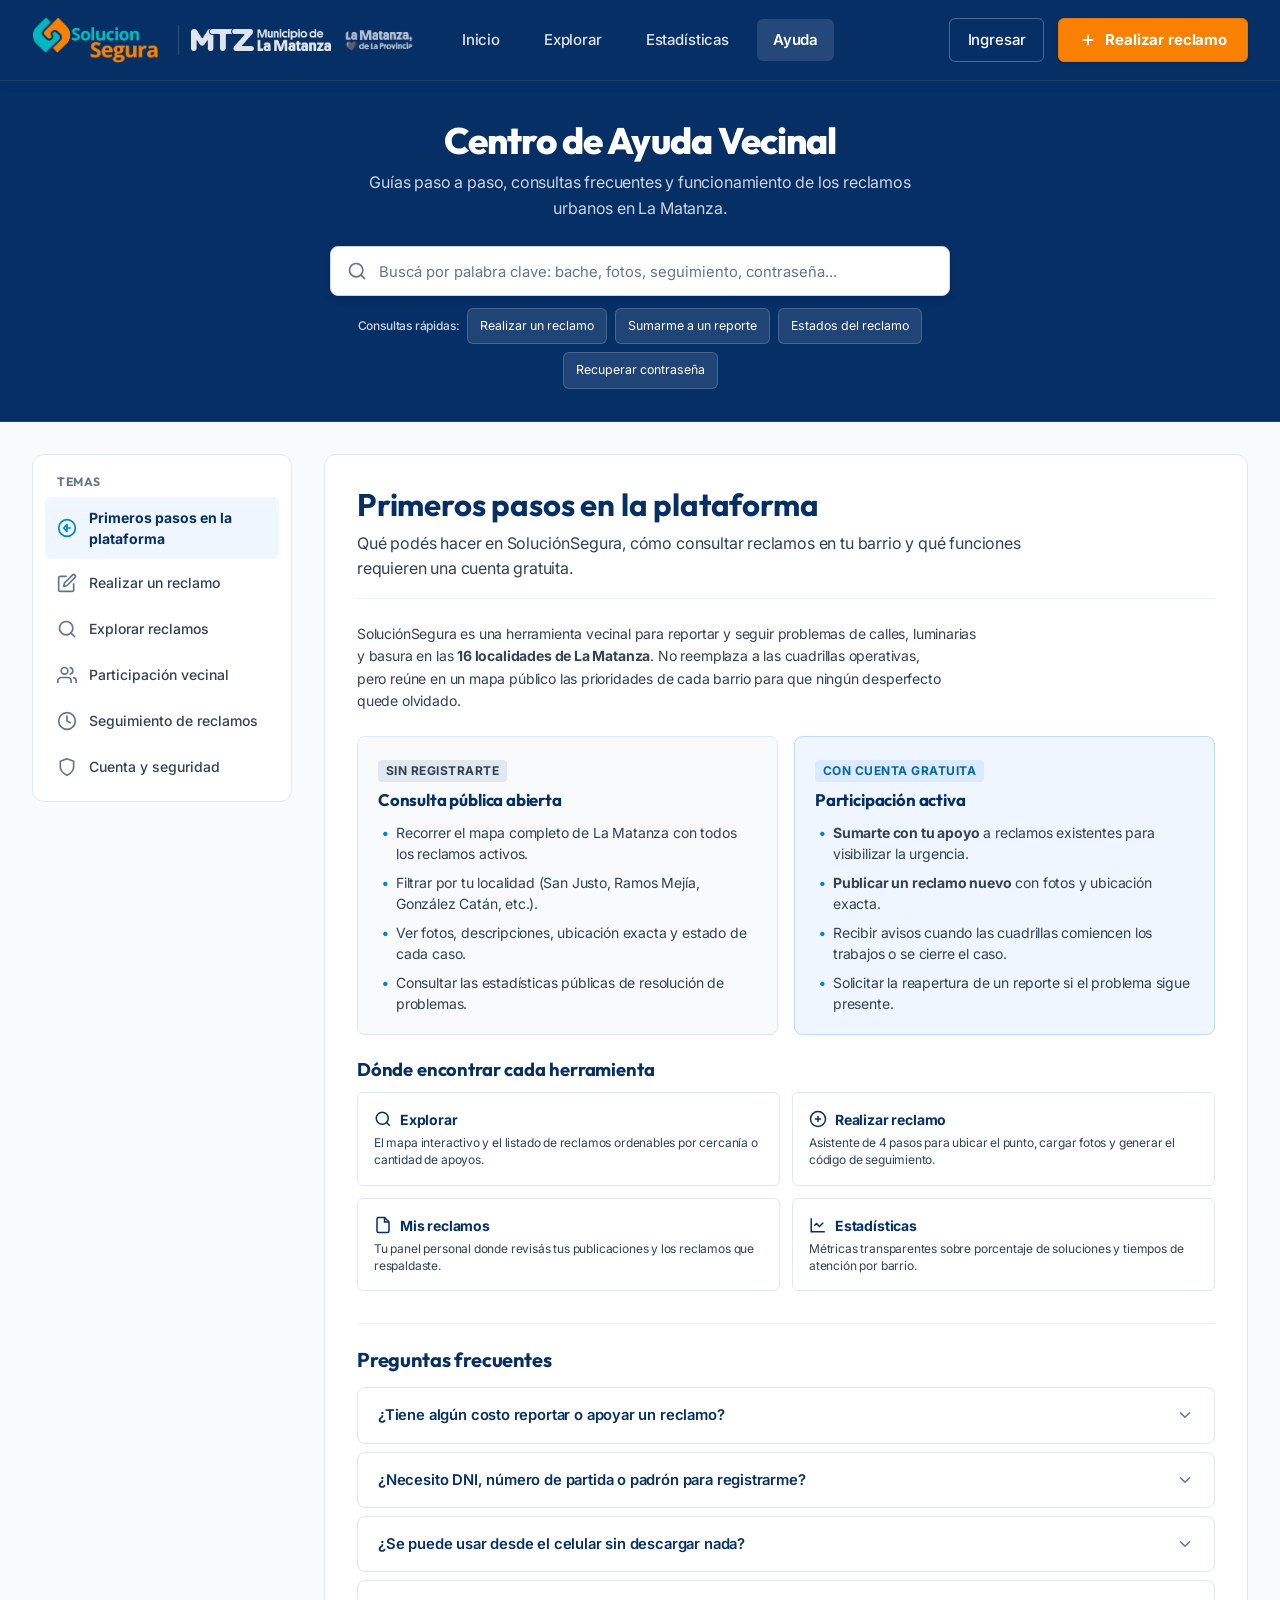
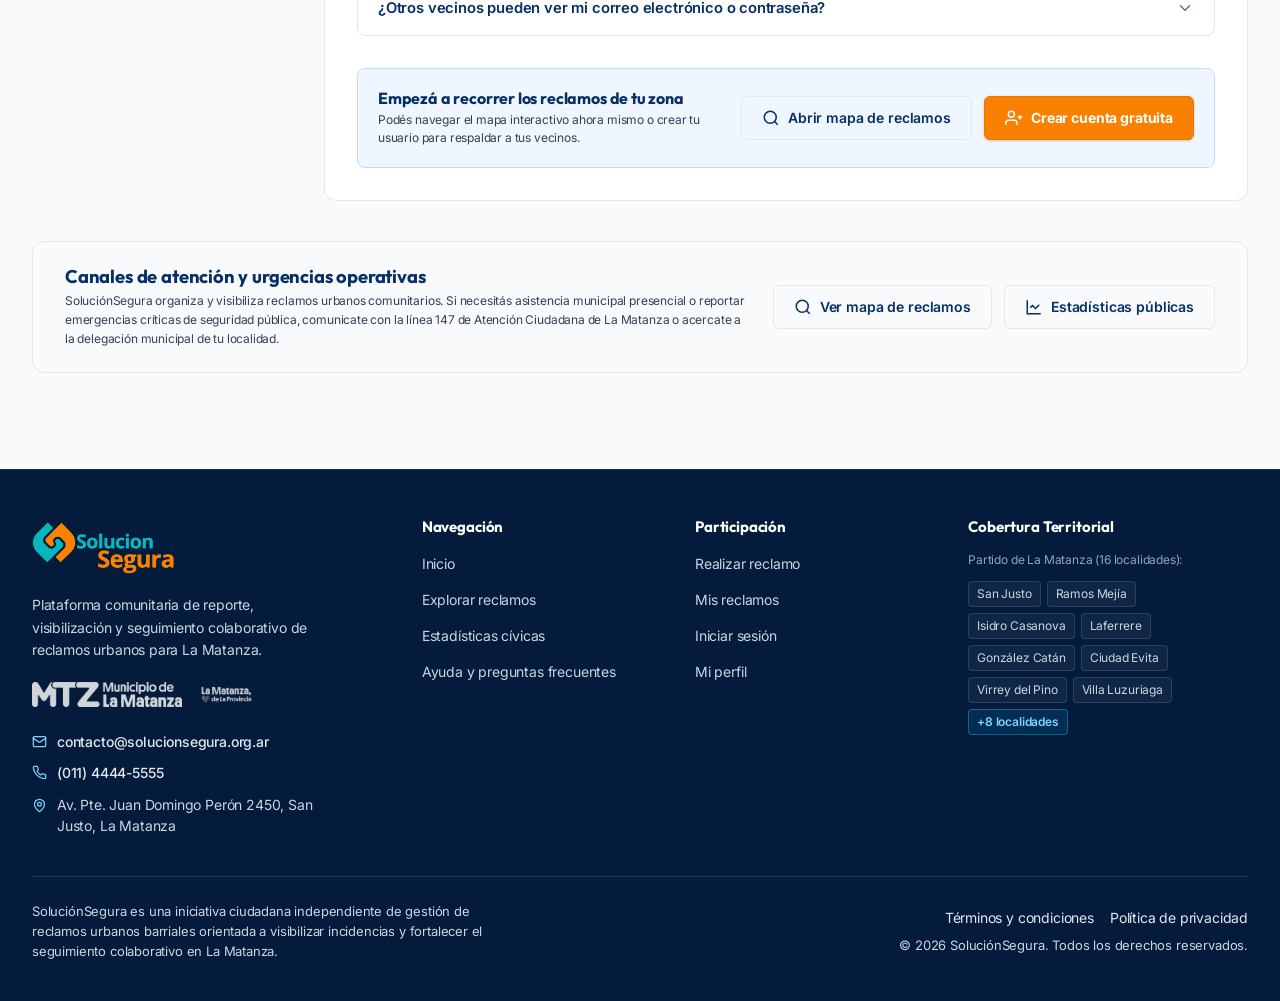
<file: pages/ayuda.html>
<!DOCTYPE html>
<html lang="es">
<head>
  <meta charset="UTF-8">
  <meta name="viewport" content="width=device-width, initial-scale=1.0">
  <meta name="description" content="Centro de Ayuda de SoluciónSegura. Guías para reportar problemas de bacheo, luminarias y residuos, sumarte a reclamos existentes y seguir el estado de obra en La Matanza.">
  <title>Centro de Ayuda | SoluciónSegura</title>
  <link rel="icon" type="image/png" href="../assets/img/favicon.png">
  <link rel="preconnect" href="https://fonts.googleapis.com">
  <link rel="preconnect" href="https://fonts.gstatic.com" crossorigin>
  <link rel="stylesheet" href="https://fonts.googleapis.com/css2?family=Inter:wght@400;500;600;700&family=Outfit:wght@500;600;700;800&display=swap">
  <link rel="stylesheet" href="../assets/css/main.css">
</head>
<body class="app-shell">

  <!-- Cabecera Institucional (inyectada por navbar.js) -->
  <header class="site-header" role="banner"></header>

  <main class="main-content" id="main-content" role="main">

    <!-- 1. Encabezado institucional con buscador -->
    <section class="help-hero" aria-labelledby="help-hero-title">
      <div class="help-hero__inner">
        
        <h1 id="help-hero-title" class="help-hero__title">Centro de Ayuda Vecinal</h1>
        <p class="help-hero__description">
          Guías paso a paso, consultas frecuentes y funcionamiento de los reclamos urbanos en La Matanza.
        </p>

        <!-- Buscador -->
        <div class="help-search-container" role="search" aria-label="Buscador de ayuda">
          <div class="help-search-bar">
            <span class="help-search-bar__icon" aria-hidden="true">
              <svg width="20" height="20" viewBox="0 0 24 24" fill="none" stroke="currentColor" stroke-width="2" stroke-linecap="round" stroke-linejoin="round">
                <circle cx="11" cy="11" r="8"></circle>
                <line x1="21" y1="21" x2="16.65" y2="16.65"></line>
              </svg>
            </span>
            <input type="search" 
                   id="help-search-input"
                  inputmode="search"
                  enterkeyhint="search"
                   class="help-search-bar__input" 
                   placeholder="Buscá por palabra clave: bache, fotos, seguimiento, contraseña..." 
                   aria-label="Buscar en el Centro de Ayuda"
                   autocomplete="off"
                   spellcheck="false">
            <button type="button" 
                    id="help-search-clear" 
                    class="help-search-bar__clear" 
                    aria-label="Borrar búsqueda" 
                    hidden>
              <svg width="16" height="16" viewBox="0 0 24 24" fill="none" stroke="currentColor" stroke-width="2.5" stroke-linecap="round" stroke-linejoin="round" aria-hidden="true">
                <line x1="18" y1="6" x2="6" y2="18"></line>
                <line x1="6" y1="6" x2="18" y2="18"></line>
              </svg>
            </button>
          </div>

          <!-- Sugerencias directas -->
          <div class="help-quick-searches" aria-label="Consultas habituales">
            <span class="help-quick-searches__label">Consultas rápidas:</span>
            <button type="button" class="help-quick-tag js-quick-tag">Realizar un reclamo</button>
            <button type="button" class="help-quick-tag js-quick-tag">Sumarme a un reporte</button>
            <button type="button" class="help-quick-tag js-quick-tag">Estados del reclamo</button>
            <button type="button" class="help-quick-tag js-quick-tag">Recuperar contraseña</button>
          </div>

          <!-- Dropdown interactivo de resultados -->
          <div class="help-search-results" id="help-search-results" role="listbox" aria-label="Resultados de búsqueda" hidden>
            <div class="help-search-results__header">
              <span id="help-search-count">0 resultados</span>
              <span style="font-size: 0.75rem; color: #94A3B8;">Presioná Esc para cerrar</span>
            </div>
            <div id="help-search-list">
              <!-- Inyectado dinámicamente -->
            </div>
          </div>
        </div>

      </div>
    </section>

    <!-- 2. Cuerpo del Centro de Ayuda -->
    <div class="help-page-container help-main-section">

      <!-- Selector Móvil de Categorías -->
      <div class="help-mobile-nav" aria-label="Temas de ayuda">
        <span class="help-mobile-nav__label" id="mobile-nav-label">Tema seleccionado:</span>
        
        <div class="help-mobile-pills" id="help-mobile-pills" role="tablist" aria-labelledby="mobile-nav-label">
          <!-- Inyectado dinámicamente -->
        </div>

        <select id="help-mobile-select" class="help-mobile-select" aria-labelledby="mobile-nav-label">
          <!-- Inyectado dinámicamente -->
        </select>
      </div>

      <!-- Layout de Dos Columnas (Desktop) -->
      <div class="help-two-columns">

        <!-- Columna Izquierda: Temas -->
        <aside class="help-sidebar" aria-label="Temas de ayuda">
          <h2 class="help-sidebar__title">Temas</h2>
          <ul class="help-nav-list" id="help-desktop-nav-list" role="tablist" aria-orientation="vertical">
            <!-- Inyectado dinámicamente -->
          </ul>
        </aside>

        <!-- Columna Derecha: Panel de Contenido -->
        <section class="help-content-panel" 
                 id="help-content-panel" 
                 role="tabpanel" 
                 aria-live="polite"
                 tabindex="0">
          <!-- Inyectado dinámicamente según la categoría activa -->
        </section>

      </div>

      <!-- 3. Bloque de Canales y Orientación Municipal -->
      <section class="help-civic-card" aria-label="Canales de atención ciudadana">
        <div class="help-civic-card__content">
          <h2 class="help-civic-card__title">Canales de atención y urgencias operativas</h2>
          <p class="help-civic-card__text">
            SoluciónSegura organiza y visibiliza reclamos urbanos comunitarios. Si necesitás asistencia municipal presencial o reportar emergencias críticas de seguridad pública, comunicate con la línea 147 de Atención Ciudadana de La Matanza o acercate a la delegación municipal de tu localidad.
          </p>
        </div>
        <div class="help-civic-card__links">
          <a href="explorar.html" class="btn btn--outline">
            <svg width="16" height="16" viewBox="0 0 24 24" fill="none" stroke="currentColor" stroke-width="2" aria-hidden="true">
              <circle cx="11" cy="11" r="8"></circle>
              <line x1="21" y1="21" x2="16.65" y2="16.65"></line>
            </svg>
            <span>Ver mapa de reclamos</span>
          </a>
          <a href="estadisticas.html" class="btn btn--outline">
            <svg width="16" height="16" viewBox="0 0 24 24" fill="none" stroke="currentColor" stroke-width="2" aria-hidden="true">
              <path d="M3 3v18h18"></path>
              <path d="m19 9-5 5-4-4-3 3"></path>
            </svg>
            <span>Estadísticas públicas</span>
          </a>
        </div>
      </section>

    </div>

  </main>

  <script type="module">
    import { setupNavigation } from '../assets/js/main.js';
    import { initHelpCenter } from '../assets/js/pages/ayuda.js';

    // 1. Inicializar navegación común (Header, Footer, Mobile Nav)
    setupNavigation({ activePage: 'ayuda', basePath: '../' });

    // 2. Inicializar controlador del Centro de Ayuda
    initHelpCenter();
  </script>
</body>
</html>
</file>
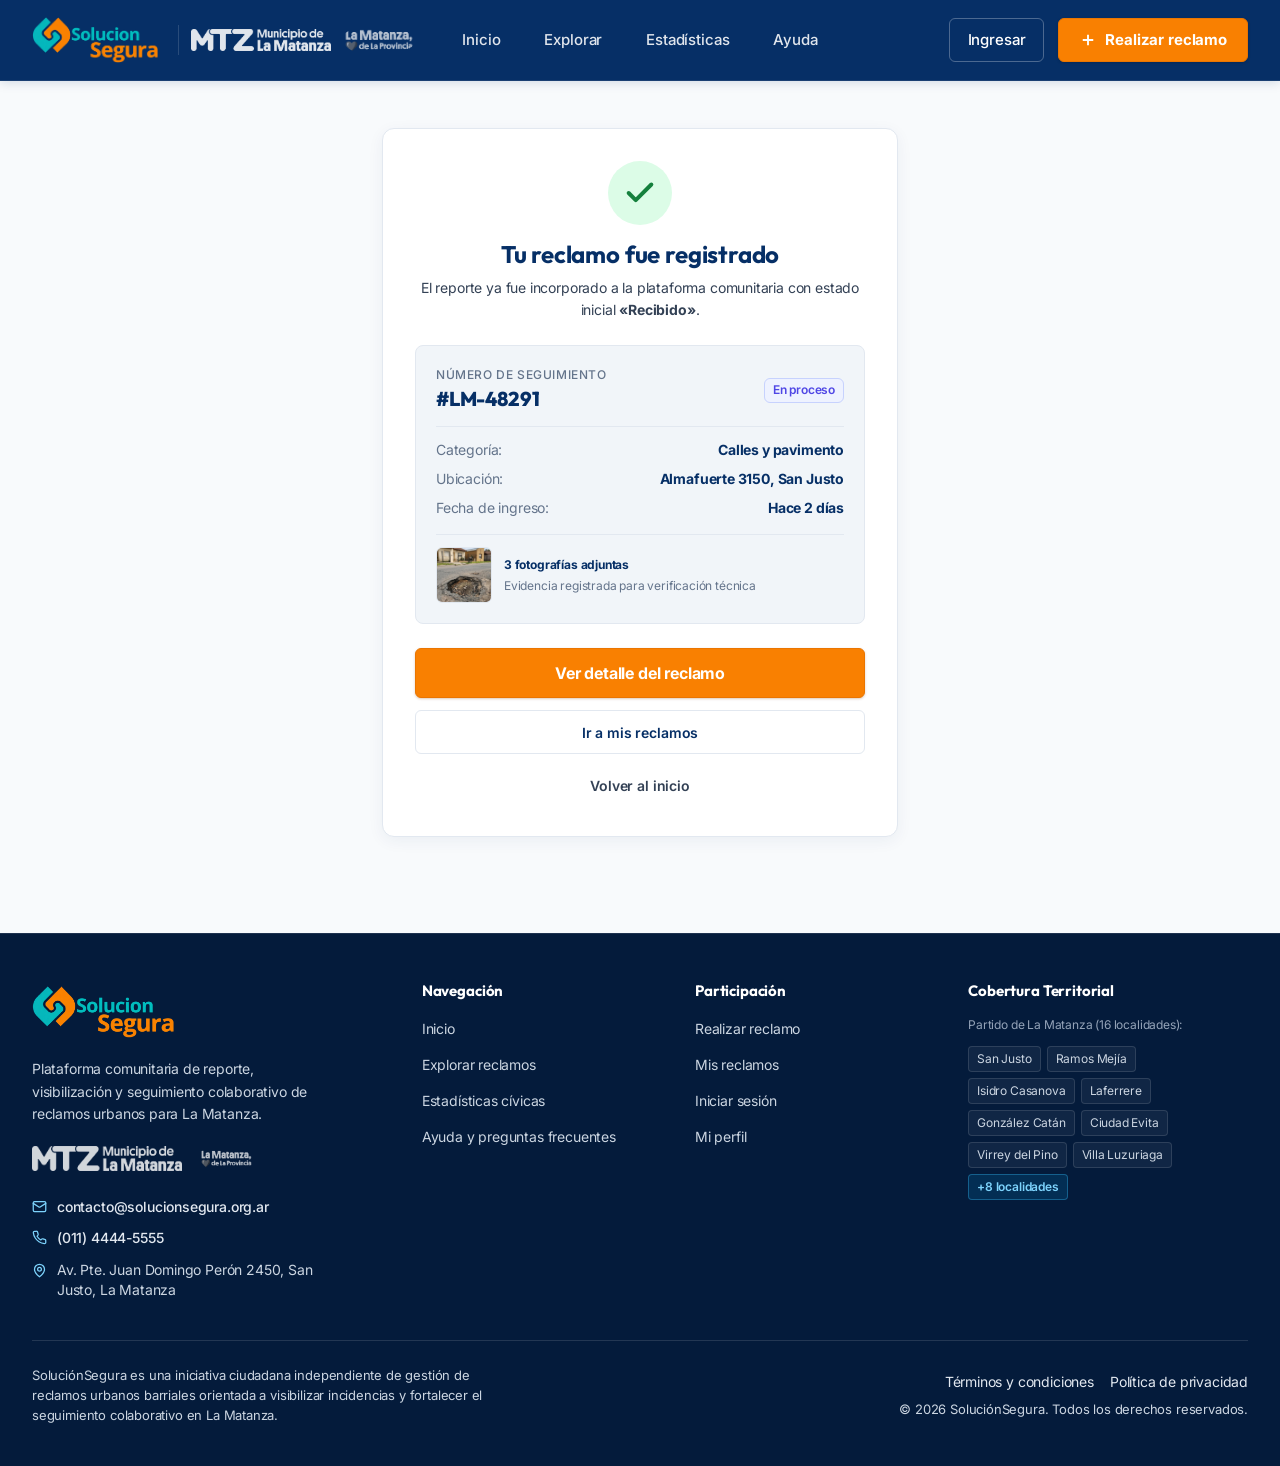
<file: pages/confirmacion.html>
<!DOCTYPE html>
<html lang="es">
<head>
  <meta charset="UTF-8">
  <meta name="viewport" content="width=device-width, initial-scale=1.0">
  <meta name="description" content="Reclamo Registrado con éxito en SoluciónSegura — Plataforma ciudadana de La Matanza.">
  <title>Reclamo Registrado — SoluciónSegura</title>
  <link rel="icon" type="image/png" href="../assets/img/favicon.png">
  <link rel="preconnect" href="https://fonts.googleapis.com">
  <link rel="preconnect" href="https://fonts.gstatic.com" crossorigin>
  <link rel="stylesheet" href="https://fonts.googleapis.com/css2?family=Inter:wght@400;500;600;700&family=Outfit:wght@500;600;700;800&display=swap">
  <link rel="stylesheet" href="../assets/css/main.css">
</head>
<body class="app-shell">

  <!-- Header Institucional Inyectado dinámicamente -->
  <header class="site-header" role="banner"></header>

  <main class="main-content" id="main-content" role="main">
    <div class="container-desktop section-spacer" style="max-width: 580px; margin: 0 auto;">
      
      <div class="card" style="padding: var(--space-8); text-align: center; border: 1px solid var(--color-border); box-shadow: 0 4px 16px rgba(6, 47, 102, 0.06); border-radius: var(--radius-lg);">
        
        <!-- Icono de éxito accesible -->
        <div style="width: 64px; height: 64px; border-radius: var(--radius-full); background-color: var(--state-resuelto-bg); color: var(--state-resuelto); display: flex; align-items: center; justify-content: center; margin: 0 auto var(--space-4) auto;" aria-hidden="true">
          <svg width="34" height="34" viewBox="0 0 24 24" fill="none" stroke="currentColor" stroke-width="2.8" stroke-linecap="round" stroke-linejoin="round">
            <polyline points="20 6 9 17 4 12"></polyline>
          </svg>
        </div>

        <h1 style="font-family: var(--font-family-display); font-size: var(--font-size-2xl); font-weight: 700; color: var(--color-primary-dark); margin-bottom: var(--space-2);" id="confirm-title">
          Tu reclamo fue registrado
        </h1>
        <p style="color: var(--color-text-secondary); font-size: var(--font-size-sm); margin-bottom: var(--space-6); line-height: var(--line-height-relaxed);" id="confirm-subtitle">
          El reporte ya fue incorporado a la plataforma comunitaria con estado inicial <strong>«Recibido»</strong>.
        </p>

        <!-- Tarjeta Resumen del Reclamo Creado / Adherido -->
        <div style="width: 100%; background-color: var(--color-surface-light); border: 1px solid var(--color-border); border-radius: var(--radius-md); padding: var(--space-5); margin-bottom: var(--space-6); text-align: left;">
          
          <div style="display: flex; justify-content: space-between; align-items: center; margin-bottom: var(--space-3); flex-wrap: wrap; gap: var(--space-2);">
            <div>
              <span style="font-size: var(--font-size-xs); color: var(--color-text-muted); font-weight: var(--font-weight-medium); letter-spacing: 0.05em; text-transform: uppercase; display: block;">
                Número de seguimiento
              </span>
              <span style="font-family: var(--font-family-display); font-size: var(--font-size-xl); font-weight: 800; color: var(--color-primary-dark);" id="tracking-number">
                #LM-00001
              </span>
            </div>
            <span class="badge badge--recibido" id="tracking-badge-state">Recibido</span>
          </div>

          <hr style="border: 0; border-top: 1px solid var(--color-border); margin: var(--space-3) 0;">

          <div style="display: flex; flex-direction: column; gap: var(--space-2); font-size: var(--font-size-sm);">
            <div style="display: flex; justify-content: space-between;">
              <span style="color: var(--color-text-muted);">Categoría:</span>
              <strong id="tracking-cat" style="color: var(--color-primary-dark);">Servicio urbano</strong>
            </div>
            <div style="display: flex; justify-content: space-between;">
              <span style="color: var(--color-text-muted);">Ubicación:</span>
              <strong id="tracking-address" style="color: var(--color-primary-dark); text-align: right; max-width: 60%;">La Matanza</strong>
            </div>
            <div style="display: flex; justify-content: space-between;">
              <span style="color: var(--color-text-muted);">Fecha de ingreso:</span>
              <strong id="tracking-date" style="color: var(--color-primary-dark);">Hoy</strong>
            </div>

            <!-- Miniatura de Evidencia Fotográfica Adjunta -->
            <div id="tracking-photos-row" style="display: none; align-items: center; gap: var(--space-3); padding-top: var(--space-3); border-top: 1px solid var(--color-border); margin-top: var(--space-2);">
              <img id="tracking-photo-thumb" src="" alt="Fotografía adjunta del reclamo" style="width: 56px; height: 56px; object-fit: cover; border-radius: var(--radius-sm); border: 1px solid var(--color-border);">
              <div>
                <strong style="display: block; font-size: var(--font-size-xs); color: var(--color-primary-dark);" id="tracking-photos-count">3 fotografías adjuntas</strong>
                <span style="font-size: var(--font-size-xs); color: var(--color-text-muted);">Evidencia registrada para verificación técnica</span>
              </div>
            </div>
          </div>
        </div>

        <!-- Acciones Principales -->
        <div style="display: flex; gap: var(--space-3); flex-direction: column; width: 100%;">
          <a href="detalle-reclamo.html" class="btn btn--primary btn--lg" id="btn-view-detail">
            Ver detalle del reclamo
          </a>
          <a href="mis-reclamos.html" class="btn btn--outline" id="btn-to-my-claims">
            Ir a mis reclamos
          </a>
          <a href="../index.html" class="btn btn--ghost btn--sm" id="btn-to-home">
            Volver al inicio
          </a>
        </div>

      </div>

    </div>
  </main>

  <script type="module">
    import { setupNavigation, claimsService } from '../assets/js/main.js';
    import { formatters } from '../assets/js/utils/formatters.js';

    setupNavigation({ activePage: 'confirmacion', basePath: '../' });

    // Leer parámetros de URL
    const params = new URLSearchParams(window.location.search);
    const rawId = params.get('id');
    const isJoined = params.get('joined') === 'true';

    const titleEl = document.getElementById('confirm-title');
    const subtitleEl = document.getElementById('confirm-subtitle');
    const trackingNumEl = document.getElementById('tracking-number');
    const stateBadgeEl = document.getElementById('tracking-badge-state');
    const catEl = document.getElementById('tracking-cat');
    const addressEl = document.getElementById('tracking-address');
    const dateEl = document.getElementById('tracking-date');
    const btnViewDetail = document.getElementById('btn-view-detail');

    if (isJoined) {
      titleEl.textContent = '¡Te sumaste al reclamo!';
      subtitleEl.innerHTML = 'Sumaste tu apoyo vecinal a este caso existente para visibilizar su pronta atención.';
    }

    // Resolver reclamo por ID o fallback al más reciente
    let cleanId = rawId ? rawId.replace('#', '') : null;
    let claim = cleanId ? claimsService.getById(cleanId) : null;

    if (!claim) {
      const userClaims = claimsService.getByCurrentUser();
      claim = userClaims.length > 0 ? userClaims[0] : (claimsService.getAll()[0] || null);
      if (claim) {
        cleanId = claim.id;
      }
    }

    if (claim) {
      trackingNumEl.textContent = claim.id.startsWith('#') ? claim.id : `#${claim.id}`;
      if (btnViewDetail) {
        btnViewDetail.href = `detalle-reclamo.html?id=${encodeURIComponent(claim.id)}&from=confirmacion`;
      }

      catEl.textContent = formatters.categoryLabel(claim.categoria);
      addressEl.textContent = claim.direccion;
      dateEl.textContent = formatters.relativeDate(claim.fecha);
      stateBadgeEl.textContent = formatters.stateLabel(claim.estado);
      stateBadgeEl.className = `badge badge--${claim.estado === 'en_proceso' ? 'proceso' : claim.estado === 'en_revision' ? 'revision' : 'recibido'}`;

      // Mostrar miniatura de la evidencia fotográfica adjunta
      if (Array.isArray(claim.fotos) && claim.fotos.length > 0) {
        const photosRow = document.getElementById('tracking-photos-row');
        const thumbEl = document.getElementById('tracking-photo-thumb');
        const countEl = document.getElementById('tracking-photos-count');
        if (photosRow && thumbEl) {
          const firstPhoto = claim.fotos[0];
          thumbEl.src = firstPhoto.startsWith('../') ? firstPhoto : `../${firstPhoto}`;
          countEl.textContent = `${claim.fotos.length} ${claim.fotos.length === 1 ? 'fotografía adjunta' : 'fotografías adjuntas'}`;
          photosRow.style.display = 'flex';
        }
      }
    } else {
      trackingNumEl.textContent = '#LM-00000';
      if (btnViewDetail) {
        btnViewDetail.href = 'mis-reclamos.html';
        btnViewDetail.textContent = 'Ir a mis reclamos';
      }
    }
  </script>
</body>
</html>
</file>
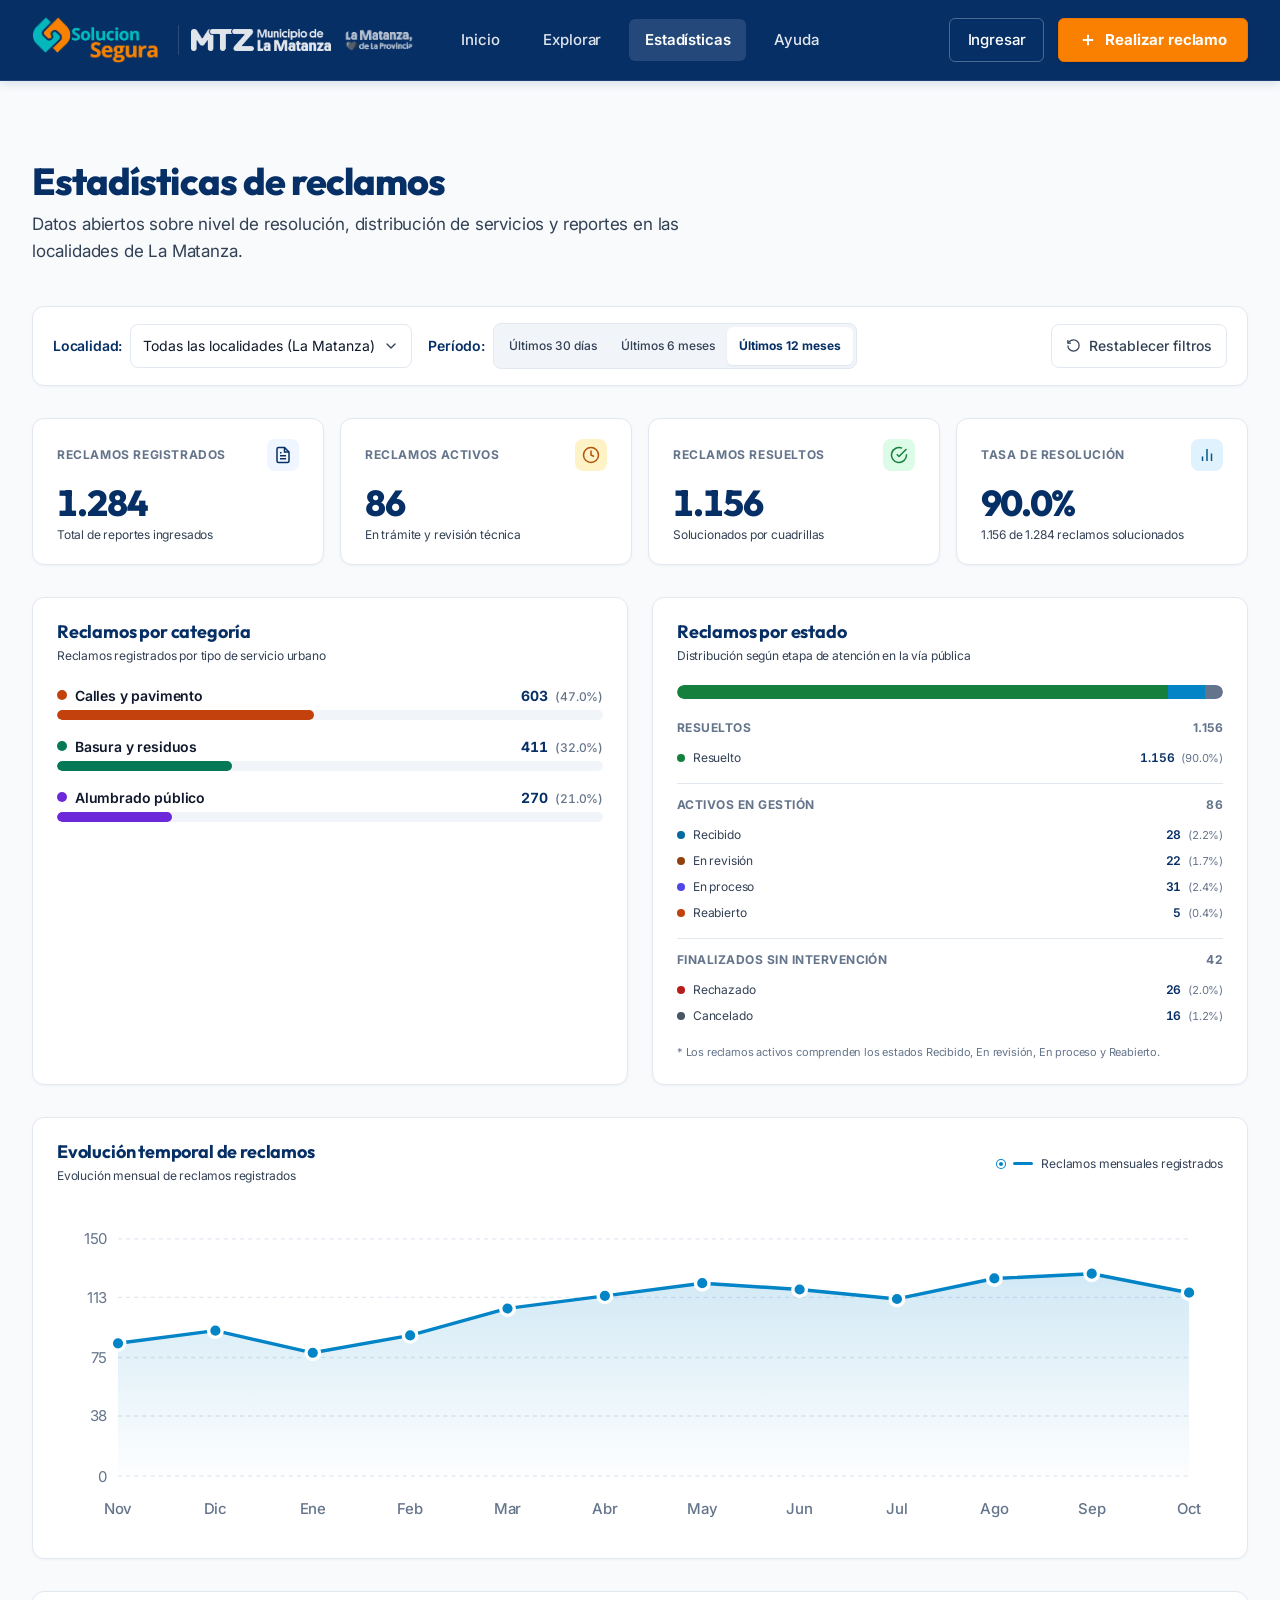
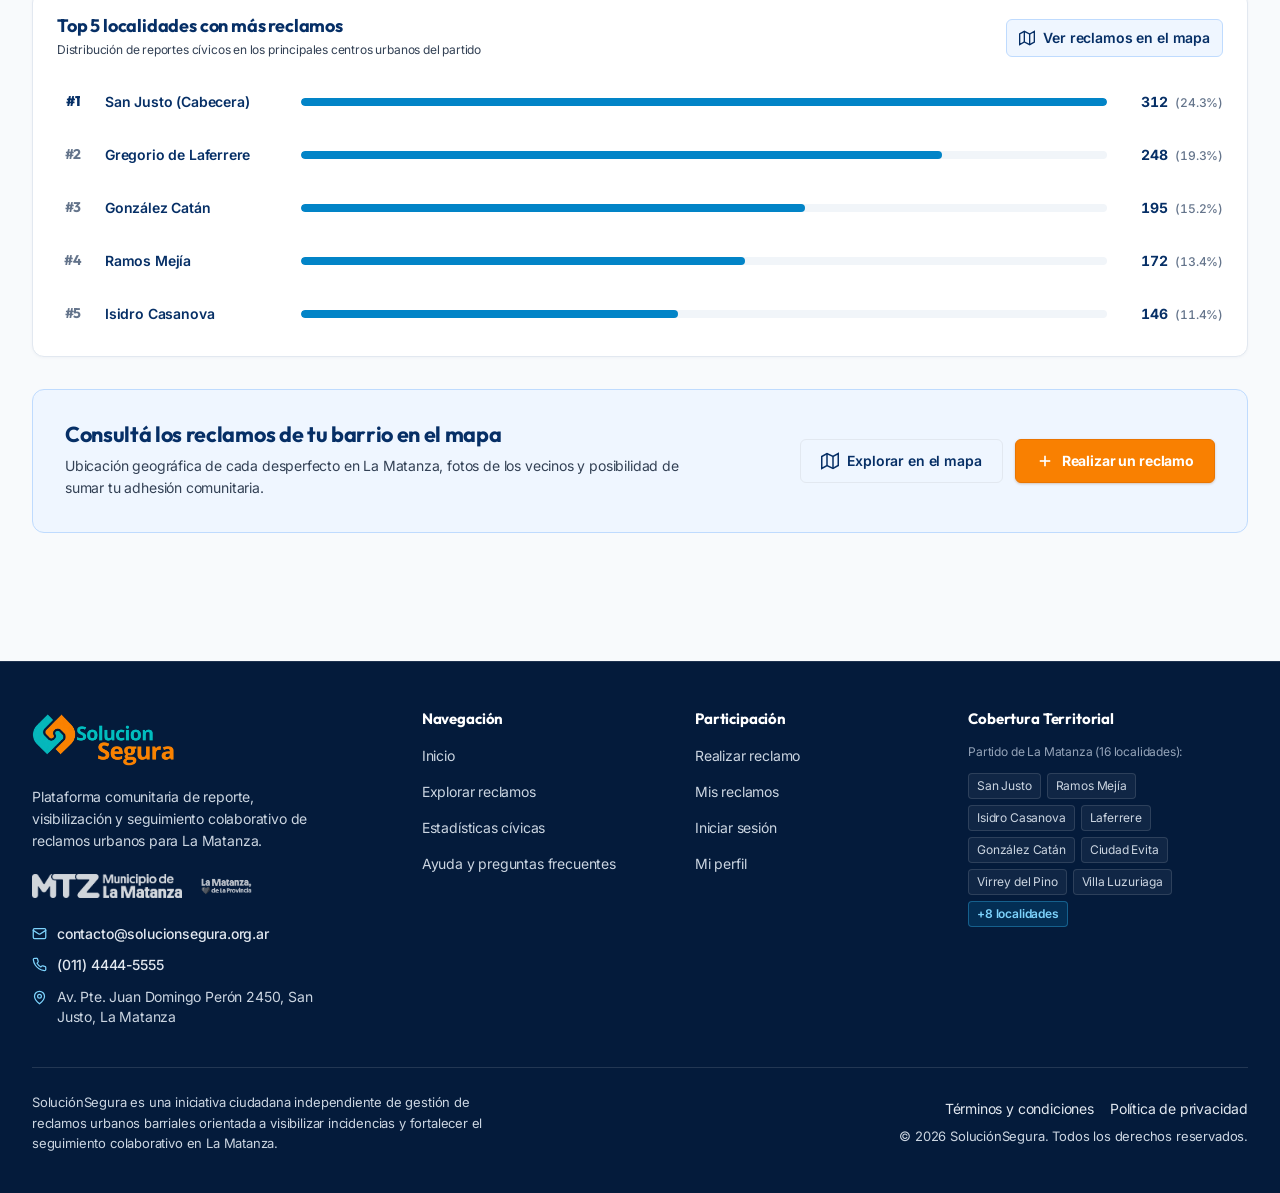
<file: pages/estadisticas.html>
<!DOCTYPE html>
<html lang="es">
<head>
  <meta charset="UTF-8">
  <meta name="viewport" content="width=device-width, initial-scale=1.0">
  <meta name="description" content="Estadísticas públicas de reclamos urbanos en La Matanza. Transparencia cívica, distribución por categorías, estados, evolución temporal y ranking territorial.">
  <title>Estadísticas de Reclamos | SoluciónSegura</title>
  <link rel="icon" type="image/png" href="../assets/img/favicon.png">
  <link rel="preconnect" href="https://fonts.googleapis.com">
  <link rel="preconnect" href="https://fonts.gstatic.com" crossorigin>
  <link rel="stylesheet" href="https://fonts.googleapis.com/css2?family=Inter:wght@400;500;600;700&family=Outfit:wght@500;600;700;800&display=swap">
  <link rel="stylesheet" href="../assets/css/main.css">
</head>
<body class="app-shell">

  <!-- Encabezado Institucional (Inyectado y gestionado por navbar.js) -->
  <header class="site-header" role="banner"></header>

  <!-- Contenido Principal -->
  <main class="main-content" id="main-content" role="main">
    <div class="stats-page-container section-spacer">

      <!-- ====================================================================
           1. ENCABEZADO DE PÁGINA
           ==================================================================== -->
      <section class="stats-header" aria-labelledby="stats-heading">
        <h1 id="stats-heading" class="stats-header__title">Estadísticas de reclamos</h1>
        <p class="stats-header__description">
          Datos abiertos sobre nivel de resolución, distribución de servicios y reportes en las localidades de La Matanza.
        </p>
      </section>

      <!-- ====================================================================
           2. BARRA DE FILTROS
           ==================================================================== -->
      <section class="stats-filterbar" aria-label="Filtros de estadísticas">
        <div class="stats-filterbar__controls">
          <!-- Filtro Localidad -->
          <div class="stats-filter-field">
            <label for="stats-select-localidad" class="stats-filter-label">Localidad:</label>
            <select id="stats-select-localidad" class="stats-filter-select" aria-label="Seleccionar localidad de La Matanza">
              <option value="todas">Todas las localidades</option>
            </select>
          </div>

          <!-- Filtro Período -->
          <div class="stats-filter-field">
            <span class="stats-filter-label" id="label-periodo">Período:</span>
            <div class="stats-period-group" role="radiogroup" aria-labelledby="label-periodo">
              <button type="button" class="stats-period-btn js-period-btn" data-period="30d" role="radio" aria-checked="false">
                Últimos 30 días
              </button>
              <button type="button" class="stats-period-btn js-period-btn" data-period="6m" role="radio" aria-checked="false">
                Últimos 6 meses
              </button>
              <button type="button" class="stats-period-btn js-period-btn is-active" data-period="12m" role="radio" aria-checked="true">
                Últimos 12 meses
              </button>
            </div>
          </div>
        </div>

        <!-- Acción Restablecer Filtros -->
        <div class="stats-filterbar__actions">
          <button type="button" class="stats-btn-reset" id="stats-btn-reset" aria-label="Restablecer filtros al valor predeterminado">
            <svg width="15" height="15" viewBox="0 0 24 24" fill="none" stroke="currentColor" stroke-width="2" aria-hidden="true">
              <path d="M3 12a9 9 0 1 0 9-9 9.75 9.75 0 0 0-6.74 2.74L3 8"></path>
              <path d="M3 3v5h5"></path>
            </svg>
            <span>Restablecer filtros</span>
          </button>
        </div>
      </section>

      <!-- ====================================================================
           ESTADO VACÍO (Si la selección no cuenta con datos de prueba)
           ==================================================================== -->
      <section class="stats-empty-state" id="stats-empty-state" aria-live="polite" aria-atomic="true">
        <div class="stats-empty-icon" aria-hidden="true">
          <svg width="28" height="28" viewBox="0 0 24 24" fill="none" stroke="currentColor" stroke-width="2">
            <circle cx="12" cy="12" r="10"></circle>
            <line x1="12" y1="8" x2="12" y2="12"></line>
            <line x1="12" y1="16" x2="12.01" y2="16"></line>
          </svg>
        </div>
        <h2 class="stats-empty-title">Sin reclamos registrados para esta selección</h2>
        <p class="stats-empty-text">
          No se registran incidencias urbanas para <strong id="stats-empty-locality-name">esta localidad</strong> en el período seleccionado. Podés restablecer los filtros para volver al panorama general o iniciar el primer reporte vecinal.
        </p>
        <div style="display: flex; gap: var(--space-3); justify-content: center; flex-wrap: wrap;">
          <button type="button" class="btn btn--outline btn--sm" id="stats-empty-btn-reset">Restablecer filtros</button>
          <a href="nuevo-reclamo.html" class="btn btn--primary btn--sm">Realizar reclamo</a>
        </div>
      </section>

      <!-- CONTENEDOR PRINCIPAL DE DATOS -->
      <div id="stats-main-content">

        <!-- ====================================================================
             3. INDICADORES PRINCIPALES (KPIS)
             ==================================================================== -->
        <section class="stats-kpis-grid" aria-label="Indicadores generales de reclamos">
          
          <!-- KPI 1: Registrados -->
          <article class="stats-kpi-card">
            <div class="stats-kpi-card__top">
              <span class="stats-kpi-card__label">Reclamos registrados</span>
              <div class="stats-kpi-card__icon stats-kpi-card__icon--total" aria-hidden="true">
                <svg width="18" height="18" viewBox="0 0 24 24" fill="none" stroke="currentColor" stroke-width="2">
                  <path d="M14 2H6a2 2 0 0 0-2 2v16a2 2 0 0 0 2 2h12a2 2 0 0 0 2-2V8z"></path>
                  <polyline points="14 2 14 8 20 8"></polyline>
                  <line x1="16" y1="13" x2="8" y2="13"></line>
                  <line x1="16" y1="17" x2="8" y2="17"></line>
                  <polyline points="10 9 9 9 8 9"></polyline>
                </svg>
              </div>
            </div>
            <div class="stats-kpi-card__value" id="kpi-total-val">1.284</div>
            <span class="stats-kpi-card__subtext">Total de reportes ingresados</span>
          </article>

          <!-- KPI 2: Activos -->
          <article class="stats-kpi-card">
            <div class="stats-kpi-card__top">
              <span class="stats-kpi-card__label">Reclamos activos</span>
              <div class="stats-kpi-card__icon stats-kpi-card__icon--activos" aria-hidden="true">
                <svg width="18" height="18" viewBox="0 0 24 24" fill="none" stroke="currentColor" stroke-width="2">
                  <circle cx="12" cy="12" r="10"></circle>
                  <polyline points="12 6 12 12 16 14"></polyline>
                </svg>
              </div>
            </div>
            <div class="stats-kpi-card__value" id="kpi-activos-val">86</div>
            <span class="stats-kpi-card__subtext">En trámite y revisión técnica</span>
          </article>

          <!-- KPI 3: Resueltos -->
          <article class="stats-kpi-card">
            <div class="stats-kpi-card__top">
              <span class="stats-kpi-card__label">Reclamos resueltos</span>
              <div class="stats-kpi-card__icon stats-kpi-card__icon--resueltos" aria-hidden="true">
                <svg width="18" height="18" viewBox="0 0 24 24" fill="none" stroke="currentColor" stroke-width="2">
                  <path d="M22 11.08V12a10 10 0 1 1-5.93-9.14"></path>
                  <polyline points="22 4 12 14.01 9 11.01"></polyline>
                </svg>
              </div>
            </div>
            <div class="stats-kpi-card__value" id="kpi-resueltos-val">1.156</div>
            <span class="stats-kpi-card__subtext">Solucionados por cuadrillas</span>
          </article>

          <!-- KPI 4: Tasa de resolución -->
          <article class="stats-kpi-card">
            <div class="stats-kpi-card__top">
              <span class="stats-kpi-card__label">Tasa de resolución</span>
              <div class="stats-kpi-card__icon stats-kpi-card__icon--tasa" aria-hidden="true">
                <svg width="18" height="18" viewBox="0 0 24 24" fill="none" stroke="currentColor" stroke-width="2">
                  <line x1="18" y1="20" x2="18" y2="10"></line>
                  <line x1="12" y1="20" x2="12" y2="4"></line>
                  <line x1="6" y1="20" x2="6" y2="14"></line>
                </svg>
              </div>
            </div>
            <div class="stats-kpi-card__value" id="kpi-tasa-val">90.0%</div>
            <span class="stats-kpi-card__subtext" id="kpi-tasa-sub">1.156 de 1.284 reclamos solucionados</span>
          </article>
        </section>

        <!-- ====================================================================
             4. CATEGORÍAS Y ESTADOS (GRILLA 2 COLUMNAS)
             ==================================================================== -->
        <section class="stats-split-grid" aria-label="Distribución temática y operativa">
          
          <!-- Columna Izquierda: Reclamos por Categoría -->
          <article class="stats-panel" aria-labelledby="cat-chart-title">
            <div class="stats-panel__header">
              <h2 id="cat-chart-title" class="stats-panel__title">Reclamos por categoría</h2>
              <p class="stats-panel__subtitle">Reclamos registrados por tipo de servicio urbano</p>
            </div>

            <!-- Listado con barras horizontales proporcionales -->
            <div class="stats-cat-list" id="stats-cat-list" role="list">
              <!-- Inyectado por JS -->
            </div>
          </article>

          <!-- Columna Derecha: Reclamos por Estado -->
          <article class="stats-panel" aria-labelledby="status-chart-title">
            <div class="stats-panel__header">
              <h2 id="status-chart-title" class="stats-panel__title">Reclamos por estado</h2>
              <p class="stats-panel__subtitle">Distribución según etapa de atención en la vía pública</p>
            </div>

            <!-- Barra Segmentada Visual -->
            <div class="stats-status-bar" id="stats-status-bar" role="img" aria-label="Barra segmentada de estados">
              <!-- Inyectado por JS -->
            </div>

            <!-- Grupos y Leyenda Detallada -->
            <div class="stats-status-groups" id="stats-status-groups">
              <!-- Inyectado por JS -->
            </div>

            <p style="margin: var(--space-4) 0 0 0; font-size: 11px; color: var(--color-text-muted); line-height: 1.4;">
              * Los reclamos activos comprenden los estados Recibido, En revisión, En proceso y Reabierto.
            </p>
          </article>
        </section>

        <!-- ====================================================================
             5. EVOLUCIÓN MENSUAL DE RECLAMOS
             ==================================================================== -->
        <section class="stats-evolution-panel" aria-labelledby="evolution-chart-title">
          <div class="stats-evolution-meta">
            <div>
              <h2 id="evolution-chart-title" class="stats-panel__title">Evolución temporal de reclamos</h2>
              <p class="stats-panel__subtitle">Evolución mensual de reclamos registrados</p>
            </div>
            
            <div class="stats-evolution-legend" aria-hidden="true">
              <span class="stats-evolution-legend__point"></span>
              <span class="stats-evolution-legend__line"></span>
              <span>Reclamos mensuales registrados</span>
            </div>
          </div>

          <!-- Contenedor del gráfico SVG interactivo -->
          <div class="stats-chart-wrapper">
            <div id="stats-chart-tooltip" class="stats-chart-tooltip" role="tooltip" aria-hidden="true"></div>
            <div id="stats-chart-container" style="position: relative;">
              <!-- Inyectado por JS -->
            </div>
          </div>
        </section>

        <!-- ====================================================================
             6. DISTRIBUCIÓN TERRITORIAL POR LOCALIDAD
             ==================================================================== -->
        <section class="stats-territorial-panel" aria-labelledby="stats-territorial-title">
          <div class="stats-territorial-header">
            <div>
              <h2 id="stats-territorial-title" class="stats-panel__title">Top 5 localidades con más reclamos</h2>
              <p id="stats-territorial-subtitle" class="stats-panel__subtitle">
                Localidades con mayor cantidad de reclamos acumulados
              </p>
            </div>

            <a href="explorar.html" class="btn btn--secondary btn--sm" id="btn-map-territorial">
              <svg width="15" height="15" viewBox="0 0 24 24" fill="none" stroke="currentColor" stroke-width="2" aria-hidden="true">
                <polygon points="1 6 1 22 8 18 16 22 23 18 23 2 16 6 8 2 1 6"></polygon>
                <line x1="8" y1="2" x2="8" y2="18"></line>
                <line x1="16" y1="6" x2="16" y2="22"></line>
              </svg>
              <span>Ver reclamos en el mapa</span>
            </a>
          </div>

          <!-- Ranking con barras proporcionales -->
          <div class="stats-ranking-list" id="stats-ranking-list" role="list">
            <!-- Inyectado por JS -->
          </div>
        </section>

        <!-- ====================================================================
             7. ACCESO A EXPLORAR RECLAMOS (CTA)
             ==================================================================== -->
        <section class="stats-cta-card" aria-label="Acciones comunitarias">
          <div class="stats-cta-card__content">
            <h2 class="stats-cta-card__title">Consultá los reclamos de tu barrio en el mapa</h2>
            <p class="stats-cta-card__text">
              Ubicación geográfica de cada desperfecto en La Matanza, fotos de los vecinos y posibilidad de sumar tu adhesión comunitaria.
            </p>
          </div>

          <div class="stats-cta-card__actions">
            <a href="explorar.html" class="btn btn--outline" id="btn-cta-explorar">
              <svg width="16" height="16" viewBox="0 0 24 24" fill="none" stroke="currentColor" stroke-width="2" aria-hidden="true">
                <polygon points="1 6 1 22 8 18 16 22 23 18 23 2 16 6 8 2 1 6"></polygon>
                <line x1="8" y1="2" x2="8" y2="18"></line>
                <line x1="16" y1="6" x2="16" y2="22"></line>
              </svg>
              <span>Explorar en el mapa</span>
            </a>
            <a href="nuevo-reclamo.html" class="btn btn--primary">
              <svg width="16" height="16" viewBox="0 0 24 24" fill="none" stroke="currentColor" stroke-width="2.2" aria-hidden="true">
                <line x1="12" y1="5" x2="12" y2="19"></line>
                <line x1="5" y1="12" x2="19" y2="12"></line>
              </svg>
              <span>Realizar un reclamo</span>
            </a>
          </div>
        </section>

      </div><!-- Fin #stats-main-content -->

    </div>
  </main>

  <script type="module">
    import { setupNavigation } from '../assets/js/main.js';
    import { initEstadisticasPage } from '../assets/js/pages/estadisticas.js';

    // 1. Inicializar navegación global (Header, Footer, Mobile Nav)
    setupNavigation({ activePage: 'estadisticas', basePath: '../' });

    // 2. Inicializar lógica de la página de Estadísticas
    initEstadisticasPage();
  </script>
</body>
</html>
</file>
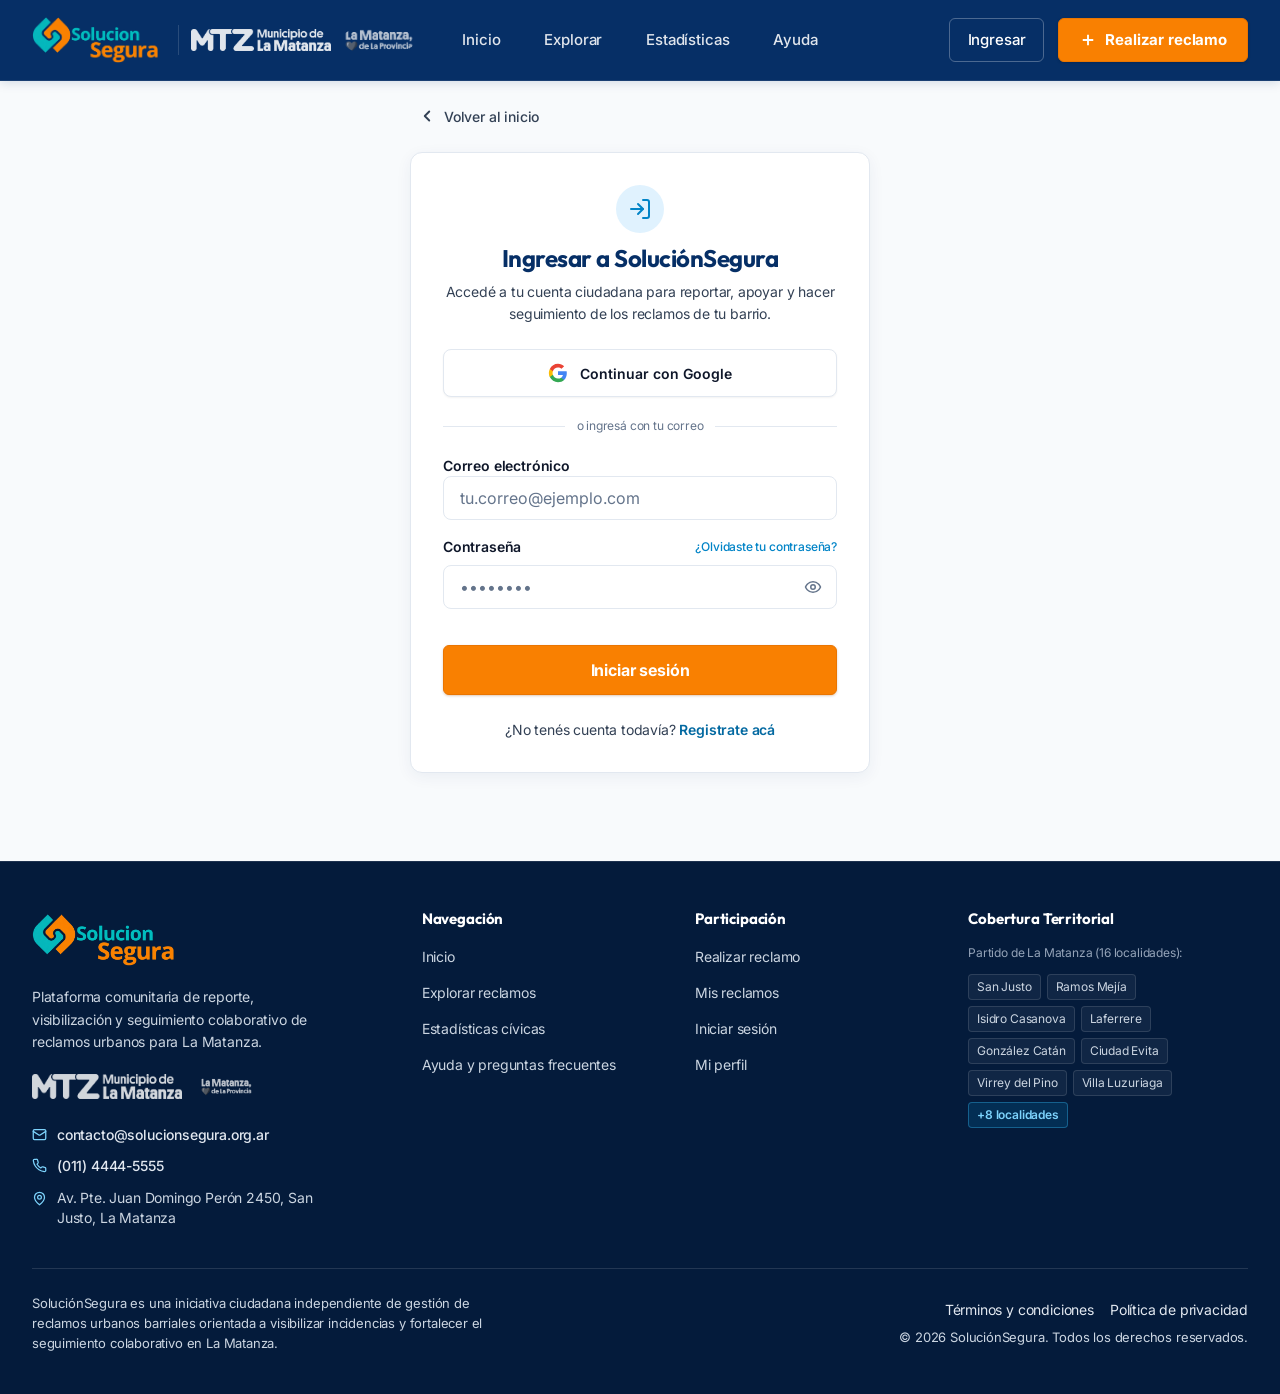
<file: pages/iniciar-sesion.html>
<!DOCTYPE html>
<html lang="es">

<head>
  <meta charset="UTF-8">
  <meta name="viewport" content="width=device-width, initial-scale=1.0">
  <meta name="description"
    content="Iniciar sesión en SoluciónSegura — Accedé para realizar reclamos urbanos y seguir las mejoras en tu barrio de La Matanza.">
  <title>Iniciar Sesión — SoluciónSegura</title>
  <link rel="icon" type="image/png" href="../assets/img/favicon.png">
  <link rel="preconnect" href="https://fonts.googleapis.com">
  <link rel="preconnect" href="https://fonts.gstatic.com" crossorigin>
  <link rel="stylesheet" href="https://fonts.googleapis.com/css2?family=Inter:wght@400;500;600;700&family=Outfit:wght@500;600;700;800&display=swap">
  <link rel="stylesheet" href="../assets/css/main.css">
</head>

<body class="app-shell">

  <!-- Header Institucional Inyectado dinámicamente -->
  <header class="site-header" role="banner"></header>

  <main class="main-content" id="main-content" role="main">
    <div class="auth-wrapper">
      <div class="auth-card-container">

        <!-- Barra superior de navegación y cancelación -->
        <div class="auth-back-nav">
          <a href="../index.html" class="auth-back-link" id="btn-back-nav" aria-label="Volver a la página anterior">
            <svg width="18" height="18" viewBox="0 0 24 24" fill="none" stroke="currentColor" stroke-width="2.5"
              stroke-linecap="round" stroke-linejoin="round" aria-hidden="true">
              <path d="m15 18-6-6 6-6" />
            </svg>
            <span id="btn-back-text">Volver al inicio</span>
          </a>
        </div>

        <div class="auth-card">

          <!-- Banner dinámico de continuidad cuando proviene de 'Realizar reclamo' o categoría -->
          <div id="auth-context-banner" class="auth-context-banner" style="display: none;" role="region"
            aria-label="Continuidad de reclamo">
            <div class="auth-context-banner__icon" aria-hidden="true">
              <svg width="20" height="20" viewBox="0 0 24 24" fill="none" stroke="currentColor" stroke-width="2"
                stroke-linecap="round" stroke-linejoin="round">
                <circle cx="12" cy="12" r="10" />
                <line x1="12" y1="8" x2="12" y2="12" />
                <line x1="12" y1="16" x2="12.01" y2="16" />
              </svg>
            </div>
            <div class="auth-context-banner__text">
              <span id="auth-context-message">Iniciá sesión para continuar con tu reclamo urbano.</span>
            </div>
          </div>

          <!-- Encabezado de la tarjeta -->
          <div class="auth-header">
            <div class="auth-badge-icon" aria-hidden="true">
              <svg width="24" height="24" viewBox="0 0 24 24" fill="none" stroke="currentColor" stroke-width="2"
                stroke-linecap="round" stroke-linejoin="round">
                <path d="M15 3h4a2 2 0 0 1 2 2v14a2 2 0 0 1-2 2h-4" />
                <polyline points="10 17 15 12 10 7" />
                <line x1="15" y1="12" x2="3" y2="12" />
              </svg>
            </div>
            <h1 class="auth-title">Ingresar a SoluciónSegura</h1>
            <p class="auth-subtitle">
              Accedé a tu cuenta ciudadana para reportar, apoyar y hacer seguimiento de los reclamos de tu barrio.
            </p>
          </div>

          <!-- Alternativa Google -->
          <button type="button" class="btn-google" id="btn-login-google" aria-label="Iniciar sesión con Google">
            <svg width="20" height="20" viewBox="0 0 24 24" fill="none" aria-hidden="true">
              <path
                d="M22.56 12.25c0-.78-.07-1.53-.2-2.25H12v4.26h5.92c-.26 1.37-1.04 2.53-2.21 3.31v2.77h3.57c2.08-1.92 3.28-4.74 3.28-8.09z"
                fill="#4285F4" />
              <path
                d="M12 23c2.97 0 5.46-.98 7.28-2.66l-3.57-2.77c-.98.66-2.23 1.06-3.71 1.06-2.86 0-5.29-1.93-6.16-4.53H2.18v2.84C3.99 20.53 7.7 23 12 23z"
                fill="#34A853" />
              <path
                d="M5.84 14.09c-.22-.66-.35-1.36-.35-2.09s.13-1.43.35-2.09V7.06H2.18C1.43 8.55 1 10.22 1 12s.43 3.45 1.18 4.94l2.85-2.22.81-.63z"
                fill="#FBBC05" />
              <path
                d="M12 5.38c1.62 0 3.06.56 4.21 1.64l3.15-3.15C17.45 2.09 14.97 1 12 1 7.7 1 3.99 3.47 2.18 7.06l3.66 2.84c.87-2.6 3.3-4.52 6.16-4.52z"
                fill="#EA4335" />
            </svg>
            <span>Continuar con Google</span>
          </button>

          <!-- Divisor -->
          <div class="auth-divider" role="separator" aria-label="o ingresar con correo electrónico">
            <span>o ingresá con tu correo</span>
          </div>

          <!-- Formulario de Acceso -->
          <form id="login-form" novalidate>

            <!-- Campo: Correo Electrónico -->
            <div class="auth-form-group">
              <label class="form-label" for="login-email">Correo electrónico</label>
              <input type="email" id="login-email" name="email" class="form-input" placeholder="tu.correo@ejemplo.com"
                autocomplete="email" inputmode="email" aria-required="true" aria-describedby="login-email-error"
                required>
              <div id="login-email-error" class="auth-field-error" role="alert">
                <svg width="14" height="14" viewBox="0 0 24 24" fill="none" stroke="currentColor" stroke-width="2.5"
                  stroke-linecap="round" stroke-linejoin="round" aria-hidden="true">
                  <circle cx="12" cy="12" r="10"></circle>
                  <line x1="12" y1="8" x2="12" y2="12"></line>
                  <line x1="12" y1="16" x2="12.01" y2="16"></line>
                </svg>
                <span class="error-text"></span>
              </div>
            </div>

            <!-- Campo: Contraseña con Toggle Ojo -->
            <div class="auth-form-group">
              <div class="auth-label-row">
                <label class="form-label" for="login-password">Contraseña</label>
                <a href="recuperar-contrasena.html" class="auth-forgot-link">¿Olvidaste tu contraseña?</a>
              </div>
              <div class="password-input-group">
                <input type="password" id="login-password" name="password" class="form-input" placeholder="••••••••"
                  autocomplete="current-password" aria-required="true" aria-describedby="login-password-error" required>
                <button type="button" class="password-toggle-btn" id="btn-toggle-password"
                  aria-label="Mostrar contraseña" aria-controls="login-password" aria-pressed="false"
                  title="Mostrar contraseña">
                  <!-- Icono Ojo (Mostrar) -->
                  <svg class="icon-eye-show" width="18" height="18" viewBox="0 0 24 24" fill="none"
                    stroke="currentColor" stroke-width="2" stroke-linecap="round" stroke-linejoin="round"
                    aria-hidden="true">
                    <path d="M2 12s3-7 10-7 10 7 10 7-3 7-10 7-10-7-10-7Z" />
                    <circle cx="12" cy="12" r="3" />
                  </svg>
                  <!-- Icono Ojo Tachado (Ocultar) -->
                  <svg class="icon-eye-hide" width="18" height="18" viewBox="0 0 24 24" fill="none"
                    stroke="currentColor" stroke-width="2" stroke-linecap="round" stroke-linejoin="round"
                    aria-hidden="true" style="display: none;">
                    <path d="M9.88 9.88a3 3 0 1 0 4.24 4.24" />
                    <path d="M10.73 5.08A10.43 10.43 0 0 1 12 5c7 0 10 7 10 7a13.16 13.16 0 0 1-1.67 2.68" />
                    <path d="M6.61 6.61A13.526 13.526 0 0 0 2 12s3 7 10 7a9.74 9.74 0 0 0 5.39-1.61" />
                    <line x1="2" y1="2" x2="22" y2="22" />
                  </svg>
                </button>
              </div>
              <div id="login-password-error" class="auth-field-error" role="alert">
                <svg width="14" height="14" viewBox="0 0 24 24" fill="none" stroke="currentColor" stroke-width="2.5"
                  stroke-linecap="round" stroke-linejoin="round" aria-hidden="true">
                  <circle cx="12" cy="12" r="10"></circle>
                  <line x1="12" y1="8" x2="12" y2="12"></line>
                  <line x1="12" y1="16" x2="12.01" y2="16"></line>
                </svg>
                <span class="error-text"></span>
              </div>
            </div>

            <!-- Botón Submit -->
            <button type="submit" class="btn btn--primary btn--lg btn--full btn-submit-auth" id="btn-submit-login">
              <span class="btn-spinner" aria-hidden="true"></span>
              <span class="btn-text">Iniciar sesión</span>
            </button>

          </form>

          <!-- Alternar a Registro -->
          <p class="auth-switch-prompt">
            ¿No tenés cuenta todavía? <a href="registro.html" id="link-to-register">Registrate acá</a>
          </p>


        </div>

      </div>
    </div>
  </main>

  <!-- Navegación móvil y Footer inyectados dinámicamente -->

  <script type="module">
    import { setupNavigation, auth, showToast } from '../assets/js/main.js';
    setupNavigation({ activePage: 'perfil', basePath: '../' });

    // 1. Si ya está autenticado, redirigir directamente al destino o al inicio
    if (auth.isLoggedIn()) {
      auth.handleRedirect('../index.html');
    }

    // 2. Detección de contexto previo (Continuidad del recorrido)
    const pendingCat = auth.getPendingCategory();
    const targetUrl = auth.getRedirectUrl();
    const contextBanner = document.getElementById('auth-context-banner');
    const contextMessage = document.getElementById('auth-context-message');
    const linkToRegister = document.getElementById('link-to-register');
    const backBtn = document.getElementById('btn-back-nav');

    // Nombres legibles para categorías
    const catLabels = {
      'pavimento': 'Calles y pavimento',
      'residuos': 'Basura y residuos',
      'alumbrado': 'Alumbrado público'
    };

    if (pendingCat && catLabels[pendingCat]) {
      contextMessage.innerHTML = `Iniciá sesión para continuar tu reporte de <strong>${catLabels[pendingCat]}</strong>.`;
      contextBanner.style.display = 'flex';
    } else if (targetUrl && targetUrl.includes('nuevo-reclamo.html')) {
      contextMessage.innerHTML = `Iniciá sesión para continuar con tu <strong>nuevo reclamo urbano</strong>.`;
      contextBanner.style.display = 'flex';
    }

    // Preservar target al navegar entre Iniciar Sesión y Registro
    if (targetUrl) {
      linkToRegister.href = `registro.html?redirect=${encodeURIComponent(targetUrl)}`;
    }

    // Botón de Volver accesible e inteligente
    backBtn.addEventListener('click', (e) => {
      e.preventDefault();
      if (document.referrer && document.referrer.includes(window.location.host) && !document.referrer.includes('iniciar-sesion') && !document.referrer.includes('registro')) {
        window.history.back();
      } else {
        window.location.href = '../index.html';
      }
    });

    // 3. Toggle mostrar/ocultar contraseña (accesible con aria-pressed y aria-label)
    const togglePassBtn = document.getElementById('btn-toggle-password');
    const passwordInput = document.getElementById('login-password');
    const iconEyeShow = togglePassBtn.querySelector('.icon-eye-show');
    const iconEyeHide = togglePassBtn.querySelector('.icon-eye-hide');

    togglePassBtn.addEventListener('click', () => {
      const isPassword = passwordInput.type === 'password';
      passwordInput.type = isPassword ? 'text' : 'password';
      togglePassBtn.setAttribute('aria-pressed', isPassword ? 'true' : 'false');
      togglePassBtn.setAttribute('aria-label', isPassword ? 'Ocultar contraseña' : 'Mostrar contraseña');
      togglePassBtn.setAttribute('title', isPassword ? 'Ocultar contraseña' : 'Mostrar contraseña');
      iconEyeShow.style.display = isPassword ? 'none' : 'block';
      iconEyeHide.style.display = isPassword ? 'block' : 'none';
      passwordInput.focus();
    });

    // 4. Utilidades de Validación con Feedback Inmediato
    const emailInput = document.getElementById('login-email');
    const emailError = document.getElementById('login-email-error');
    const passwordError = document.getElementById('login-password-error');
    const form = document.getElementById('login-form');
    const submitBtn = document.getElementById('btn-submit-login');
    const btnText = submitBtn.querySelector('.btn-text');

    function showError(input, errorContainer, message) {
      input.classList.add('is-invalid');
      input.classList.remove('is-valid');
      input.setAttribute('aria-invalid', 'true');
      errorContainer.querySelector('.error-text').textContent = message;
      errorContainer.classList.add('is-visible');
    }

    function clearError(input, errorContainer) {
      input.classList.remove('is-invalid');
      input.removeAttribute('aria-invalid');
      errorContainer.classList.remove('is-visible');
      errorContainer.querySelector('.error-text').textContent = '';
    }

    function validateEmail(email) {
      const re = /^[^\s@]+@[^\s@]+\.[^\s@]+$/;
      return re.test(String(email).toLowerCase());
    }

    // Limpiar errores mientras el usuario escribe
    emailInput.addEventListener('input', () => {
      if (emailInput.classList.contains('is-invalid')) {
        clearError(emailInput, emailError);
      }
    });

    passwordInput.addEventListener('input', () => {
      if (passwordInput.classList.contains('is-invalid')) {
        clearError(passwordInput, passwordError);
      }
    });

    // 5. Simulación de Inicio de Sesión con Google
    const btnGoogle = document.getElementById('btn-login-google');
    btnGoogle.addEventListener('click', async () => {
      btnGoogle.style.opacity = '0.7';
      btnGoogle.style.pointerEvents = 'none';

      showToast({
        message: 'Conectando sesión con Google...',
        type: 'info',
        duration: 2000
      });

      await auth.loginWithGoogle(null, false);
      showToast({
        message: '¡Sesión iniciada con éxito! Redirigiendo...',
        type: 'success',
        duration: 2500
      });

      setTimeout(() => {
        auth.handleRedirect('../index.html');
      }, 400);
    });

    // 6. Envío del Formulario con Validación y Feedback
    form.addEventListener('submit', async (e) => {
      e.preventDefault();

      let hasErrors = false;
      const emailVal = emailInput.value.trim();
      const passVal = passwordInput.value;

      // Validación de Correo
      if (!emailVal) {
        showError(emailInput, emailError, 'Por favor, ingresá tu correo electrónico.');
        hasErrors = true;
      } else if (!validateEmail(emailVal)) {
        showError(emailInput, emailError, 'Ingresá un correo electrónico válido (ejemplo: vecino@correo.com).');
        hasErrors = true;
      } else {
        clearError(emailInput, emailError);
      }

      // Validación de Contraseña
      if (!passVal) {
        showError(passwordInput, passwordError, 'Por favor, ingresá tu contraseña.');
        hasErrors = true;
      } else if (passVal.length < 6) {
        showError(passwordInput, passwordError, 'La contraseña debe contener al menos 6 caracteres.');
        hasErrors = true;
      } else {
        clearError(passwordInput, passwordError);
      }

      if (hasErrors) {
        // Mover foco al primer campo erróneo
        const firstInvalid = form.querySelector('.is-invalid');
        if (firstInvalid) firstInvalid.focus();
        return;
      }

      // Estado de carga y feedback visual inmediato (Donald Norman & Emil Kowalski)
      submitBtn.classList.add('is-loading');
      btnText.textContent = 'Iniciando sesión...';
      submitBtn.disabled = true;

      try {
        const res = await auth.loginWithEmail(emailVal, passVal, null, false);
        if (!res.success) {
          submitBtn.classList.remove('is-loading');
          btnText.textContent = 'Iniciar sesión';
          submitBtn.disabled = false;

          showError(emailInput, emailError, res.error || 'Correo electrónico o contraseña incorrectos.');
          showError(passwordInput, passwordError, 'Verificá tu contraseña.');
          emailInput.focus();
          return;
        }

        showToast({
          message: '¡Bienvenido/a de nuevo! Redirigiendo...',
          type: 'success',
          duration: 2500
        });

        setTimeout(() => {
          auth.handleRedirect('../index.html');
        }, 400);
      } catch (err) {
        console.error('[Iniciar Sesión] Error:', err);
        submitBtn.classList.remove('is-loading');
        btnText.textContent = 'Iniciar sesión';
        submitBtn.disabled = false;
        showToast({
          message: 'Error al iniciar sesión. Intentalo nuevamente.',
          type: 'error'
        });
      }
    });
  </script>
</body>

</html>
</file>
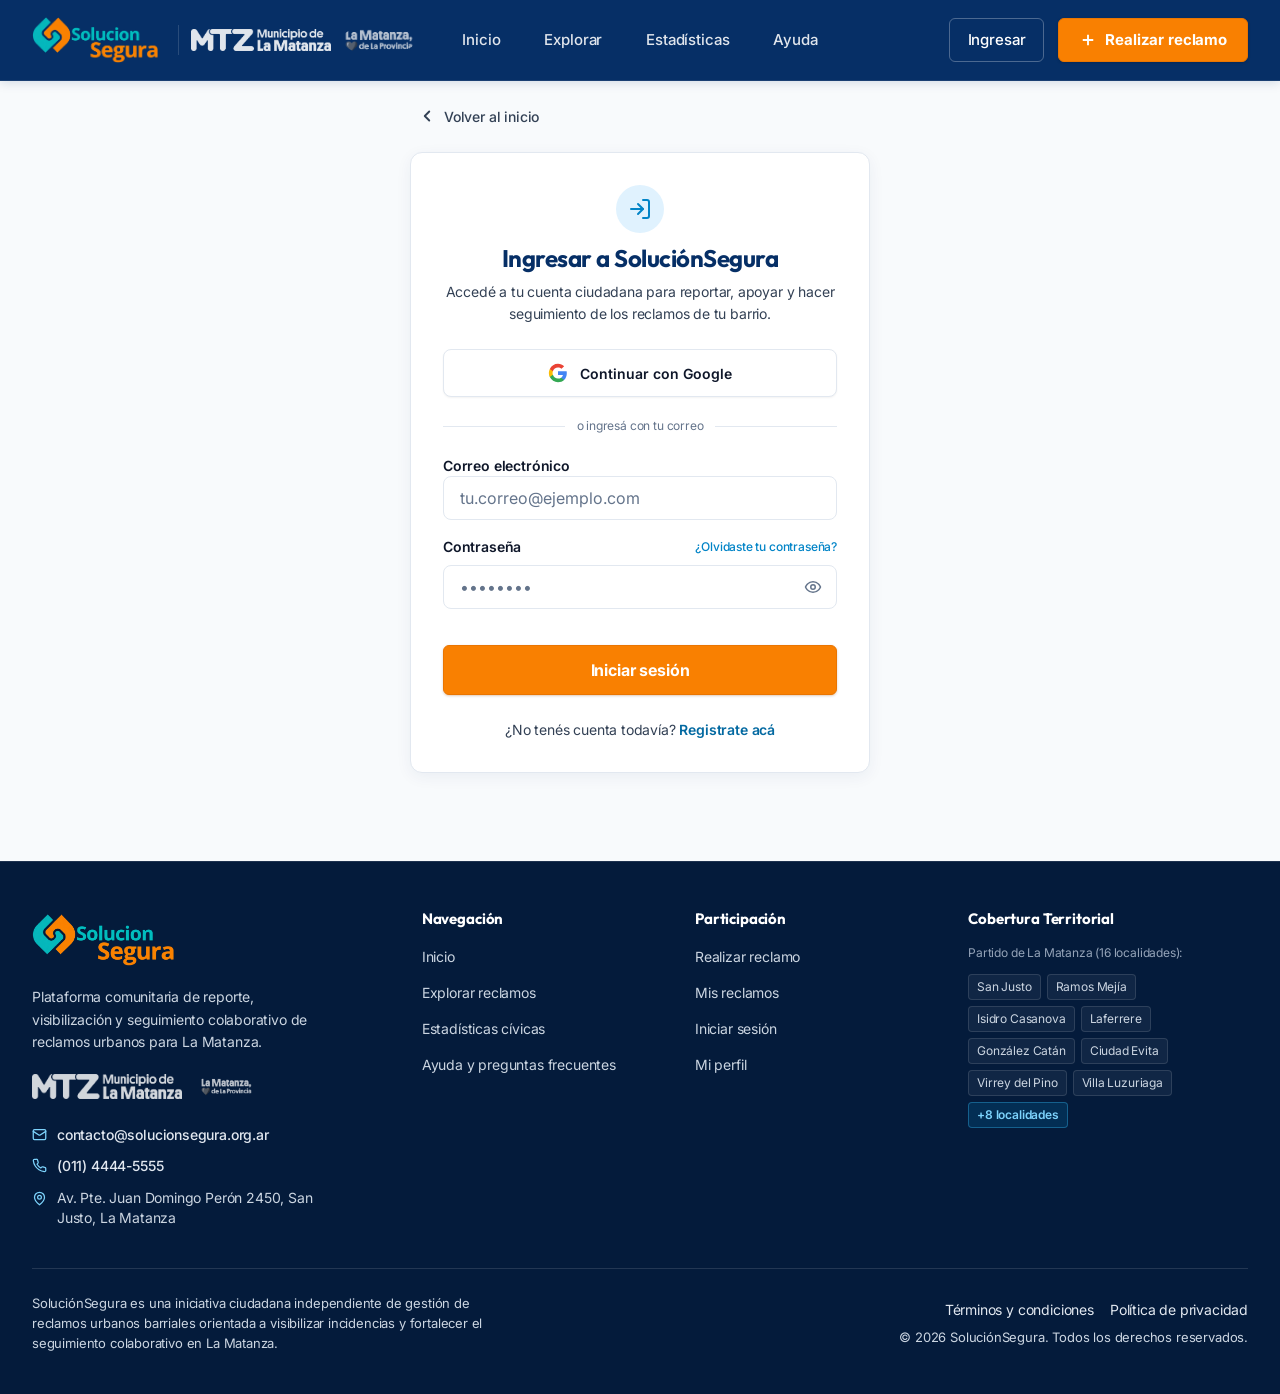
<file: pages/mis-reclamos.html>
<!DOCTYPE html>
<html lang="es">

<head>
  <meta charset="UTF-8">
  <meta name="viewport" content="width=device-width, initial-scale=1.0">
  <title>Mis Reclamos — SoluciónSegura</title>
  <meta name="description"
    content="Consultá el estado y seguimiento de tus reclamos urbanos y adhesiones vecinales en SoluciónSegura.">
  <link rel="icon" type="image/png" href="../assets/img/favicon.png">
  <link rel="preconnect" href="https://fonts.googleapis.com">
  <link rel="preconnect" href="https://fonts.gstatic.com" crossorigin>
  <link rel="stylesheet"
    href="https://fonts.googleapis.com/css2?family=Inter:wght@400;500;600;700&family=Outfit:wght@500;600;700;800&display=swap">
  <link rel="stylesheet" href="../assets/css/main.css">
</head>

<body class="app-shell">

  <header class="site-header" role="banner">
    <div class="container-desktop site-header__inner">
      <a href="../index.html" class="brand-link" aria-label="SoluciónSegura - Inicio">
        <svg class="brand-logo" width="32" height="32" viewBox="0 0 32 32" fill="none" aria-hidden="true">
          <rect width="32" height="32" rx="8" fill="#078DFA" />
          <path d="M16 6L24 10V16C24 21 20.5 25.5 16 27C11.5 25.5 8 21 8 16V10L16 6Z" fill="#FFFFFF" />
          <path d="M14 16.5L12 14.5L10.5 16L14 19.5L21.5 12L20 10.5L14 16.5Z" fill="#062F66" />
        </svg>
        <span>SoluciónSegura</span>
      </a>

      <nav class="desktop-nav" role="navigation" aria-label="Navegación principal">
        <a href="../index.html" class="nav-link" data-page="inicio">Inicio</a>
        <a href="explorar.html" class="nav-link" data-page="explorar">Explorar</a>
        <a href="estadisticas.html" class="nav-link" data-page="estadisticas">Estadísticas</a>
        <a href="ayuda.html" class="nav-link" data-page="ayuda">Ayuda</a>
        <a href="nuevo-reclamo.html" class="btn btn--primary btn--sm">Realizar reclamo</a>
      </nav>

      <div class="header-actions"></div>
    </div>
  </header>

  <main class="main-content" id="main-content" role="main">
    <div class="container-desktop section-spacer">

      <div class="section-header">
        <h1 class="section-header__title">Mis reclamos</h1>
        <p class="section-header__subtitle">Seguí la evolución de tus reportes y de los problemas barriales a los que te
          sumaste.</p>
      </div>

      <!-- Pestañas de Filtro (Todos / Creados por mí / Me sumé) -->
      <div role="tablist" aria-label="Filtrar reclamos"
        style="display: flex; gap: var(--space-2); margin-bottom: var(--space-6); border-bottom: 1px solid var(--color-border); padding-bottom: var(--space-3); flex-wrap: wrap;">
        <button type="button" role="tab" aria-selected="true" aria-controls="mis-reclamos-list"
          class="btn btn--secondary btn--sm" id="tab-todos">Todos</button>
        <button type="button" role="tab" aria-selected="false" aria-controls="mis-reclamos-list"
          class="btn btn--outline btn--sm" id="tab-creados">Creados por mí</button>
        <button type="button" role="tab" aria-selected="false" aria-controls="mis-reclamos-list"
          class="btn btn--outline btn--sm" id="tab-adheridos">Me sumé</button>
      </div>

      <!-- Filtros por estado y urgencia -->
      <section class="claims-filters" id="claims-filters" aria-label="Filtrar reclamos" hidden>
        <div class="claims-filters__row">
          <span class="claims-filters__label" id="lbl-estado">Estado</span>
          <div class="filter-chips" id="filtro-estado" role="group" aria-labelledby="lbl-estado"></div>
        </div>
        <div class="claims-filters__row">
          <span class="claims-filters__label" id="lbl-urgencia">Urgencia</span>
          <div class="filter-chips" id="filtro-urgencia" role="group" aria-labelledby="lbl-urgencia"></div>
        </div>
        <div class="claims-filters__summary">
          <span id="filtro-resumen" aria-live="polite"></span>
          <button type="button" class="btn btn--outline btn--sm claims-filters__clear" id="filtro-limpiar"
            hidden>Limpiar filtros</button>
        </div>
      </section>

      <!-- Contenedor de Tarjetas de Reclamos -->
      <div class="grid-cards" id="mis-reclamos-list" role="region" aria-live="polite">
        <!-- Tarjetas inyectadas dinámicamente -->
      </div>

    </div>
  </main>

  <!-- Navegación móvil táctil inferior inyectada dinámicamente por setupNavigation() -->
  <nav class="mobile-bottom-nav" role="navigation" aria-label="Navegación inferior móvil"></nav>

  <script type="module">
    import { setupNavigation, claimsService, auth } from '../assets/js/main.js';
    import { formatters } from '../assets/js/utils/formatters.js';

    // Comprobación estricta de sesión simulada
    if (!auth.isLoggedIn()) {
      auth.setRedirectUrl(window.location.href);
      window.location.href = `iniciar-sesion.html?redirect=${encodeURIComponent(window.location.href)}`;
    }

    setupNavigation({ activePage: 'mis-reclamos', basePath: '../' });

    const listEl = document.getElementById('mis-reclamos-list');
    const tabTodos = document.getElementById('tab-todos');
    const tabCreados = document.getElementById('tab-creados');
    const tabAdheridos = document.getElementById('tab-adheridos');

    const filtersEl = document.getElementById('claims-filters');
    const estadoEl = document.getElementById('filtro-estado');
    const urgenciaEl = document.getElementById('filtro-urgencia');
    const resumenEl = document.getElementById('filtro-resumen');
    const limpiarBtn = document.getElementById('filtro-limpiar');

    let currentTab = 'todos';
    let currentEstado = 'todos';
    let currentUrgencia = 'todas';

    // Orden de los estados en el filtro: sigue el recorrido del reclamo, y al final los estados alternativos
    const ESTADOS = ['recibido', 'en_revision', 'en_proceso', 'resuelto', 'reabierto', 'rechazado', 'cancelado'];
    const URGENCIAS = ['alta', 'media', 'baja'];

    const urgenciaDe = (claim) => formatters.priorityKey(claim.prioridad);

    // Ícono de cada urgencia (el color nunca va solo: ícono + texto)
    const URGENCIA_ICONOS = {
      alta: '<path d="m17 11-5-5-5 5"/><path d="m17 18-5-5-5 5"/>',
      media: '<path d="M5 9h14"/><path d="M5 15h14"/>',
      baja: '<path d="m6 9 6 6 6-6"/>'
    };

    function urgenciaIcon(key) {
      return `<svg width="12" height="12" viewBox="0 0 24 24" fill="none" stroke="currentColor" stroke-width="3" stroke-linecap="round" stroke-linejoin="round" aria-hidden="true">${URGENCIA_ICONOS[key]}</svg>`;
    }

    /** Reclamos de la pestaña activa (Todos / Creados por mí / Me sumé) */
    function getTabClaims() {
      if (currentTab === 'creados') {
        return claimsService.getByCurrentUser();
      }
      if (currentTab === 'adheridos') {
        return claimsService.getJoinedByCurrentUser();
      }
      const combined = [...claimsService.getByCurrentUser(), ...claimsService.getJoinedByCurrentUser()];
      // Remover duplicados si los hubiera
      const seen = new Set();
      return combined.filter(c => {
        if (seen.has(c.id)) return false;
        seen.add(c.id);
        return true;
      });
    }

    function countBy(list, keyFn) {
      const counts = {};
      list.forEach(c => {
        const key = keyFn(c);
        counts[key] = (counts[key] || 0) + 1;
      });
      return counts;
    }

    function chipHTML({ group, value, label, count, pressed, lead }) {
      const emptyClass = count === 0 && !pressed ? ' filter-chip--empty' : '';
      return `
        <button type="button" class="filter-chip${emptyClass}" data-group="${group}" data-value="${value}" aria-pressed="${pressed}">
          ${lead || ''}
          <span>${label}</span>
          <span class="filter-chip__count">${count}</span>
        </button>`;
    }

    /**
     * Dibuja los chips con su cantidad. Cada grupo cuenta con el otro filtro ya aplicado,
     * así el número de cada chip es lo que se va a ver al tocarlo.
     */
    function renderFilters(base) {
      const porUrgencia = currentUrgencia === 'todas' ? base : base.filter(c => urgenciaDe(c) === currentUrgencia);
      const porEstado = currentEstado === 'todos' ? base : base.filter(c => c.estado === currentEstado);
      const estadoCounts = countBy(porUrgencia, c => c.estado);
      const urgenciaCounts = countBy(porEstado, urgenciaDe);

      estadoEl.innerHTML = chipHTML({
        group: 'estado', value: 'todos', label: 'Todos', count: porUrgencia.length, pressed: currentEstado === 'todos'
      }) + ESTADOS.map(estado => chipHTML({
        group: 'estado',
        value: estado,
        label: formatters.stateLabel(estado),
        count: estadoCounts[estado] || 0,
        pressed: currentEstado === estado,
        lead: `<span class="filter-chip__dot filter-chip__dot--${formatters.stateBadgeClass(estado)}" aria-hidden="true"></span>`
      })).join('');

      urgenciaEl.innerHTML = chipHTML({
        group: 'urgencia', value: 'todas', label: 'Todas', count: porEstado.length, pressed: currentUrgencia === 'todas'
      }) + URGENCIAS.map(urgencia => chipHTML({
        group: 'urgencia',
        value: urgencia,
        label: formatters.priorityLabel(urgencia),
        count: urgenciaCounts[urgencia] || 0,
        pressed: currentUrgencia === urgencia,
        lead: urgenciaIcon(urgencia)
      })).join('');
    }

    function hasActiveFilters() {
      return currentEstado !== 'todos' || currentUrgencia !== 'todas';
    }

    function emptyBoxHTML(title, desc, actionsHTML) {
      return `
        <div style="grid-column: 1 / -1; padding: var(--space-8); text-align: center; background-color: var(--color-surface-card); border: 1px dashed var(--color-border); border-radius: var(--radius-md);">
          <div style="width: 48px; height: 48px; border-radius: var(--radius-full); background: var(--color-surface-light); color: var(--color-accent); display: flex; align-items: center; justify-content: center; margin: 0 auto var(--space-3) auto;" aria-hidden="true">
            <svg width="24" height="24" viewBox="0 0 24 24" fill="none" stroke="currentColor" stroke-width="2">
              <path d="M14 2H6a2 2 0 0 0-2 2v16a2 2 0 0 0 2 2h12a2 2 0 0 0 2-2V8z"></path>
              <polyline points="14 2 14 8 20 8"></polyline>
            </svg>
          </div>
          <h2 style="font-family: var(--font-family-display); font-size: var(--font-size-base); font-weight: 700; color: var(--color-primary-dark); margin-bottom: var(--space-1);">${title}</h2>
          <p style="color: var(--color-text-secondary); font-size: var(--font-size-sm); max-width: 44ch; margin: 0 auto var(--space-5) auto; line-height: var(--line-height-relaxed);">${desc}</p>
          <div style="display: flex; gap: var(--space-3); justify-content: center; flex-wrap: wrap;">
            ${actionsHTML}
          </div>
        </div>
      `;
    }

    function renderClaims() {
      const user = auth.getCurrentUser();
      const base = getTabClaims();

      // Sin reclamos en la pestaña: estado vacío de siempre y sin panel de filtros
      if (base.length === 0) {
        filtersEl.hidden = true;
        let emptyTitle = 'No hay reclamos en esta sección';
        let emptyDesc = 'Podés registrar un problema barrial o explorar los que ya informaron otros vecinos.';
        if (currentTab === 'creados') {
          emptyTitle = 'Todavía no creaste reclamos';
          emptyDesc = 'Si identificás un pozo, falta de luminarias o acumulación de residuos, publicalo para activar su seguimiento.';
        } else if (currentTab === 'adheridos') {
          emptyTitle = 'Todavía no te sumaste a reclamos';
          emptyDesc = 'Revisá el mapa de La Matanza y apoyá los reportes de tu barrio para darles mayor prioridad ciudadana.';
        }

        listEl.innerHTML = emptyBoxHTML(emptyTitle, emptyDesc, `
          <a href="nuevo-reclamo.html" class="btn btn--primary btn--sm js-btn-reportar">Realizar reclamo</a>
          <a href="explorar.html" class="btn btn--secondary btn--sm">Explorar reclamos</a>
        `);
        return;
      }

      filtersEl.hidden = false;
      renderFilters(base);

      const claims = base.filter(c =>
        (currentEstado === 'todos' || c.estado === currentEstado) &&
        (currentUrgencia === 'todas' || urgenciaDe(c) === currentUrgencia)
      );

      const total = base.length;
      resumenEl.textContent = hasActiveFilters()
        ? `Mostrando ${claims.length} de ${total} ${total === 1 ? 'reclamo' : 'reclamos'}`
        : `${total} ${total === 1 ? 'reclamo' : 'reclamos'}`;
      limpiarBtn.hidden = !hasActiveFilters();

      // Hay reclamos, pero ninguno cumple los filtros elegidos
      if (claims.length === 0) {
        listEl.innerHTML = emptyBoxHTML(
          'No hay reclamos con esos filtros',
          'Probá con otro estado u otra urgencia, o limpiá los filtros para ver todos tus reclamos.',
          '<button type="button" class="btn btn--secondary btn--sm" id="empty-limpiar">Limpiar filtros</button>'
        );
        return;
      }

      listEl.innerHTML = claims.map(c => {
        const isMine = user && c.creadorId === user.id;
        const count = c.participantes ? c.participantes.length : 1;
        const stateClass = formatters.stateBadgeClass(c.estado);
        const urgencia = urgenciaDe(c);

        const hasPhoto = Array.isArray(c.fotos) && c.fotos.length > 0;
        const photoSrc = hasPhoto ? (c.fotos[0].startsWith('../') ? c.fotos[0] : `../${c.fotos[0]}`) : null;

        return `
          <article class="vcard claim-card-item" tabindex="0" role="link" aria-label="Ver detalle del reclamo ${c.id}: ${c.titulo}" data-claim-id="${c.id}" style="cursor: pointer;">
  <div class="vcard__tags">
    <span class="badge badge--cat-${c.categoria}">${formatters.categoryLabel(c.categoria)}</span>
    <span class="tag-urgencia tag-urgencia--${urgencia}">${urgenciaIcon(urgencia)}Urgencia ${formatters.priorityLabel(urgencia).toLowerCase()}</span>
    <span class="badge badge--${stateClass}">${formatters.stateLabel(c.estado)}</span>
  </div>

  <div class="vcard__media">
    ${hasPhoto ? `
      <img src="${photoSrc}" alt="${c.titulo}" loading="lazy">
    ` : `
      <svg width="40" height="40" viewBox="0 0 24 24" fill="none" stroke="currentColor" stroke-width="1.5" aria-hidden="true"><rect width="18" height="18" x="3" y="3" rx="2"/><circle cx="9" cy="9" r="2"/><path d="m21 15-3.086-3.086a2 2 0 0 0-2.828 0L6 21"/></svg>
    `}
  </div>

  <div class="vcard__body">
    <h2 class="vcard__title">${c.titulo}</h2>
    <p class="vcard__address">
      <svg width="13" height="13" viewBox="0 0 24 24" fill="none" stroke="currentColor" stroke-width="2" aria-hidden="true"><path d="M20 10c0 6-8 12-8 12s-8-6-8-12a8 8 0 0 1 16 0Z"/><circle cx="12" cy="10" r="3"/></svg>
      <span>${c.direccion}</span>
    </p>
  </div>

  <div class="vcard__footer">
    <span><strong>${count} ${count === 1 ? 'vecino' : 'vecinos'}</strong> apoyan</span>
    <div class="vcard__actions">
      <span style="font-weight: var(--font-weight-medium); color: var(--color-primary-dark);">${isMine ? 'Creado por mí' : 'Me sumé'}</span>
      <span style="color: var(--color-link); font-weight: var(--font-weight-semibold); display: inline-flex; align-items: center; gap: 2px;">
        <span>Ver detalle</span>
        <svg width="12" height="12" viewBox="0 0 24 24" fill="none" stroke="currentColor" stroke-width="2.5" aria-hidden="true"><path d="m9 18 6-6-6-6"/></svg>
      </span>
    </div>
  </div>
</article>
        `;
      }).join('');

      listEl.querySelectorAll('.claim-card-item').forEach(card => {
        const claimId = card.dataset.claimId;
        const goToDetail = () => {
          window.location.href = `detalle-reclamo.html?id=${encodeURIComponent(claimId)}&from=mis-reclamos`;
        };
        card.addEventListener('click', goToDetail);
        card.addEventListener('keydown', (e) => {
          if (e.key === 'Enter' || e.key === ' ') {
            e.preventDefault();
            goToDetail();
          }
        });
      });
    }

    function setTab(tab) {
      currentTab = tab;
      tabTodos.className = tab === 'todos' ? 'btn btn--secondary btn--sm' : 'btn btn--outline btn--sm';
      tabTodos.setAttribute('aria-selected', tab === 'todos' ? 'true' : 'false');

      tabCreados.className = tab === 'creados' ? 'btn btn--secondary btn--sm' : 'btn btn--outline btn--sm';
      tabCreados.setAttribute('aria-selected', tab === 'creados' ? 'true' : 'false');

      tabAdheridos.className = tab === 'adheridos' ? 'btn btn--secondary btn--sm' : 'btn btn--outline btn--sm';
      tabAdheridos.setAttribute('aria-selected', tab === 'adheridos' ? 'true' : 'false');

      renderClaims();
    }

    function clearFilters() {
      currentEstado = 'todos';
      currentUrgencia = 'todas';
      renderClaims();
    }

    // Los chips se redibujan en cada cambio: se devuelve el foco al chip tocado para quien navega con teclado
    function onChipClick(e) {
      const chip = e.target.closest('.filter-chip');
      if (!chip) return;
      const { group, value } = chip.dataset;
      if (group === 'estado') {
        currentEstado = value;
      } else {
        currentUrgencia = value;
      }
      renderClaims();
      const again = document.querySelector(`.filter-chip[data-group="${group}"][data-value="${value}"]`);
      if (again) again.focus();
    }

    tabTodos.addEventListener('click', () => setTab('todos'));
    tabCreados.addEventListener('click', () => setTab('creados'));
    tabAdheridos.addEventListener('click', () => setTab('adheridos'));

    estadoEl.addEventListener('click', onChipClick);
    urgenciaEl.addEventListener('click', onChipClick);
    limpiarBtn.addEventListener('click', clearFilters);
    listEl.addEventListener('click', (e) => {
      if (e.target.closest('#empty-limpiar')) clearFilters();
    });

    renderClaims();
  </script>

</body>

</html>
</file>
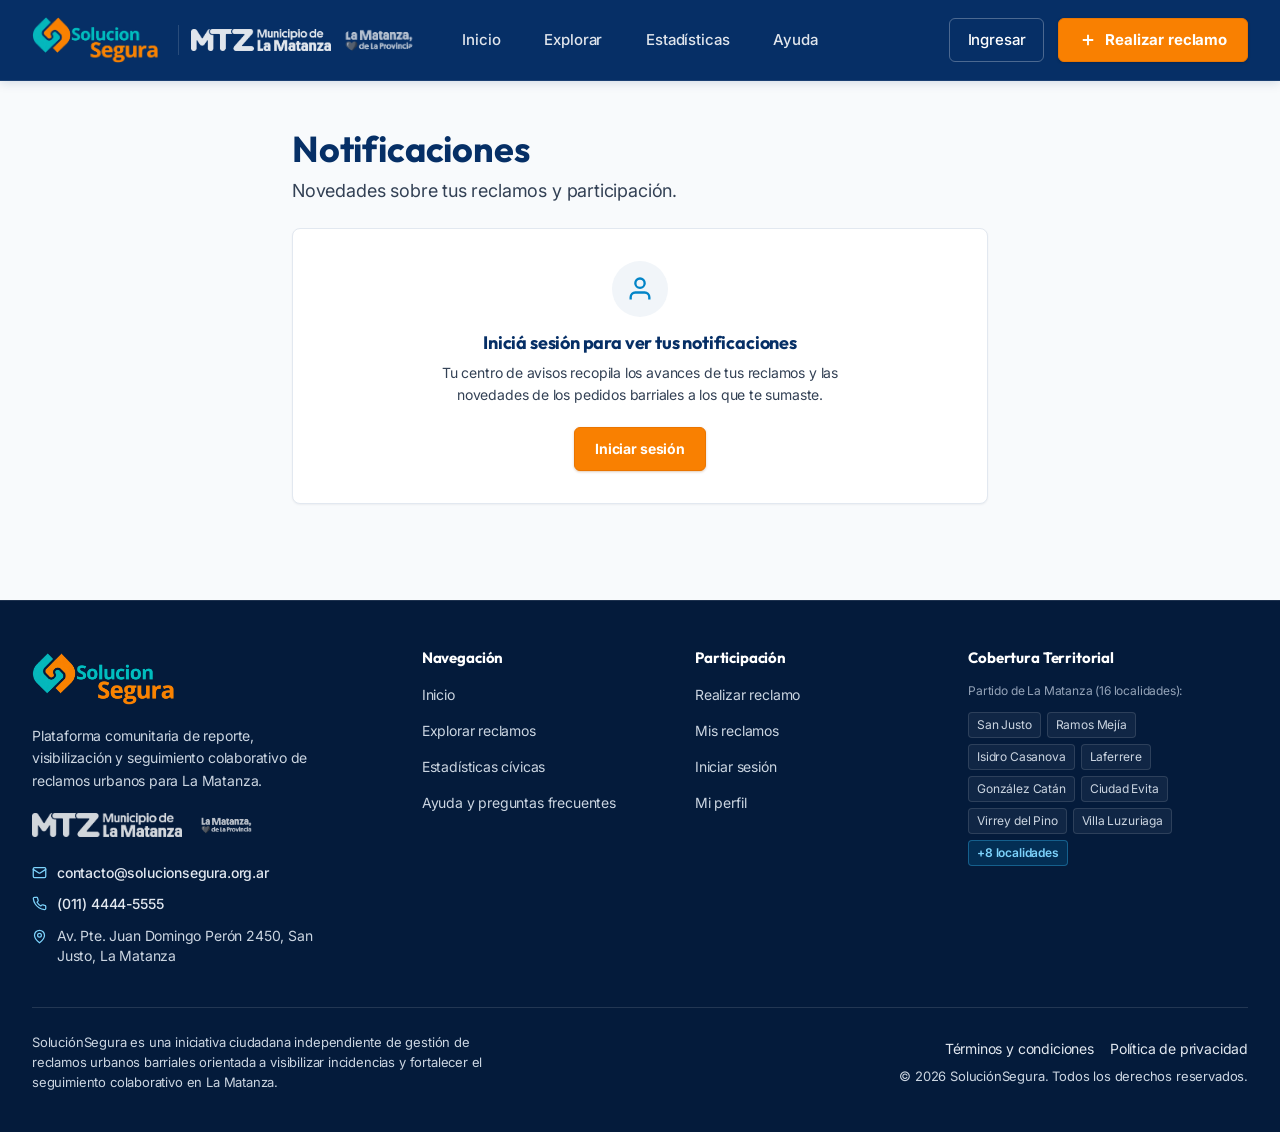
<file: pages/notificaciones.html>
<!DOCTYPE html>
<html lang="es">
<head>
  <meta charset="UTF-8">
  <meta name="viewport" content="width=device-width, initial-scale=1.0">
  <meta name="description" content="Centro de notificaciones y seguimiento cívico de SoluciónSegura en La Matanza.">
  <title>Notificaciones — SoluciónSegura</title>
  <link rel="icon" type="image/png" href="../assets/img/favicon.png">
  <link rel="preconnect" href="https://fonts.googleapis.com">
  <link rel="preconnect" href="https://fonts.gstatic.com" crossorigin>
  <link rel="stylesheet" href="https://fonts.googleapis.com/css2?family=Inter:wght@400;500;600;700&family=Outfit:wght@500;600;700;800&display=swap">
  <link rel="stylesheet" href="../assets/css/main.css">
</head>
<body class="app-shell">

  <!-- Encabezado inyectado automáticamente por setupNavigation() -->
  <header class="site-header" role="banner"></header>

  <main class="main-content" id="main-content" role="main">
    <div class="container-desktop section-spacer notif-container">
      
      <!-- Encabezado de Página -->
      <div class="section-header">
        <h1 class="section-header__title">Notificaciones</h1>
        <p class="section-header__subtitle">Novedades sobre tus reclamos y participación.</p>
      </div>

      <!-- Vista para Usuarios no autenticados -->
      <div id="notif-auth-gate" class="card" style="display: none; padding: var(--space-8); text-align: center;">
        <div style="width: 56px; height: 56px; border-radius: var(--radius-full); background: var(--color-surface-light); color: var(--color-brand-sky); display: inline-flex; align-items: center; justify-content: center; margin-bottom: var(--space-4);" aria-hidden="true">
          <svg width="28" height="28" viewBox="0 0 24 24" fill="none" stroke="currentColor" stroke-width="2">
            <path d="M20 21v-2a4 4 0 0 0-4-4H8a4 4 0 0 0-4 4v2"></path>
            <circle cx="12" cy="7" r="4"></circle>
          </svg>
        </div>
        <h2 style="font-family: var(--font-family-display); font-size: var(--font-size-lg); font-weight: 700; color: var(--color-primary-dark); margin-bottom: var(--space-2);">
          Iniciá sesión para ver tus notificaciones
        </h2>
        <p style="color: var(--color-text-secondary); font-size: var(--font-size-sm); max-width: 420px; margin: 0 auto var(--space-5) auto; line-height: var(--line-height-relaxed);">
          Tu centro de avisos recopila los avances de tus reclamos y las novedades de los pedidos barriales a los que te sumaste.
        </p>
        <a href="iniciar-sesion.html?redirect=notificaciones.html" class="btn btn--primary" id="btn-login-gate">
          Iniciar sesión
        </a>
      </div>

      <!-- Centro de Notificaciones Activo -->
      <div id="notif-content-area" style="display: none;">
        
        <!-- Barra de Herramientas: Filtros y Acciones -->
        <div class="notif-toolbar" role="region" aria-label="Herramientas de notificaciones">
          
          <!-- Filtros de Estado: Todas / No leídas -->
          <div class="notif-filters" role="tablist" aria-label="Filtrar por estado de lectura">
            <button type="button" role="tab" id="filter-tab-all" class="notif-filter-btn is-active" aria-selected="true" aria-controls="notif-list-container">
              <span>Todas</span>
              <span class="notif-filter-count" id="count-all">0</span>
            </button>
            <button type="button" role="tab" id="filter-tab-unread" class="notif-filter-btn" aria-selected="false" aria-controls="notif-list-container">
              <span>No leídas</span>
              <span class="notif-filter-count notif-filter-count--accent" id="count-unread">0</span>
            </button>
          </div>

          <!-- Acción Principal: Marcar todas como leídas -->
          <button type="button" class="notif-mark-all-btn" id="btn-mark-all-read" aria-label="Marcar todas las notificaciones como leídas">
            <svg width="15" height="15" viewBox="0 0 24 24" fill="none" stroke="currentColor" stroke-width="2.5" aria-hidden="true">
              <polyline points="20 6 9 17 4 12"></polyline>
            </svg>
            <span>Marcar todas como leídas</span>
          </button>
        </div>

        <!-- Contenedor del Listado de Notificaciones -->
        <div class="notif-list-card" id="notif-list-container" role="region" aria-live="polite">
          <!-- Inyectado dinámicamente -->
        </div>

      </div>

    </div>
  </main>

  <!-- Navegación móvil inferior (inyectada por setupNavigation) -->
  <nav class="mobile-bottom-nav" role="navigation" aria-label="Navegación inferior móvil"></nav>

  <script type="module">
    import { setupNavigation, notificationsService, auth, showToast } from '../assets/js/main.js';
    import { formatters } from '../assets/js/utils/formatters.js';

    // 1. Configurar layout común
    setupNavigation({ activePage: 'perfil', basePath: '../' });

    const authGate = document.getElementById('notif-auth-gate');
    const contentArea = document.getElementById('notif-content-area');
    const filterTabAll = document.getElementById('filter-tab-all');
    const filterTabUnread = document.getElementById('filter-tab-unread');
    const countAllEl = document.getElementById('count-all');
    const countUnreadEl = document.getElementById('count-unread');
    const btnMarkAll = document.getElementById('btn-mark-all-read');
    const listContainer = document.getElementById('notif-list-container');

    let currentFilter = 'todas'; // 'todas' | 'no_leidas'
    let currentUser = null;

    // 2. Control de Acceso
    function initView() {
      currentUser = auth.getCurrentUser();
      if (!currentUser) {
        authGate.style.display = 'block';
        contentArea.style.display = 'none';
        return;
      }

      authGate.style.display = 'none';
      contentArea.style.display = 'block';

      // Renderizar listado de notificaciones
      renderNotifications();
    }

    // 3. Renderizado del listado de notificaciones
    function renderNotifications() {
      if (!currentUser) return;

      const allNotifs = notificationsService.getByUser(currentUser.id);
      const unreadCount = allNotifs.filter(n => !n.leida).length;

      // Actualizar contadores en filtros
      countAllEl.textContent = allNotifs.length;
      countUnreadEl.textContent = unreadCount;

      // Estado del botón "Marcar todas como leídas"
      btnMarkAll.disabled = unreadCount === 0;

      // Aplicar filtro activo
      const displayed = currentFilter === 'no_leidas'
        ? allNotifs.filter(n => !n.leida)
        : allNotifs;

      // Renderizar estado vacío si no hay elementos
      if (displayed.length === 0) {
        if (currentFilter === 'no_leidas') {
          listContainer.innerHTML = `
            <div class="notif-empty-state">
              <div class="notif-empty-icon" aria-hidden="true">
                <svg width="28" height="28" viewBox="0 0 24 24" fill="none" stroke="currentColor" stroke-width="2.5">
                  <path d="M22 11.08V12a10 10 0 1 1-5.93-9.14"></path>
                  <polyline points="22 4 12 14.01 9 11.01"></polyline>
                </svg>
              </div>
              <h2 class="notif-empty-title">¡Estás al día!</h2>
              <p class="notif-empty-desc">
                No tenés notificaciones sin leer en este momento. Podés revisar tus avisos anteriores desde la pestaña «Todas».
              </p>
              <button type="button" class="btn btn--outline btn--sm" id="btn-show-all-empty">
                Ver todas las notificaciones
              </button>
            </div>
          `;

          const btnEmptyAll = document.getElementById('btn-show-all-empty');
          if (btnEmptyAll) {
            btnEmptyAll.addEventListener('click', () => setFilter('todas'));
          }
        } else {
          listContainer.innerHTML = `
            <div class="notif-empty-state">
              <div class="notif-empty-icon" aria-hidden="true">
                <svg width="28" height="28" viewBox="0 0 24 24" fill="none" stroke="currentColor" stroke-width="2">
                  <path d="M18 8A6 6 0 0 0 6 8c0 7-3 9-3 9h18s-3-2-3-9"></path>
                  <path d="M13.73 21a2 2 0 0 1-3.46 0"></path>
                </svg>
              </div>
              <h2 class="notif-empty-title">Aún no tenés notificaciones</h2>
              <p class="notif-empty-desc">
                Cuando registres un reclamo o te sumes al respaldo de pedidos en tu barrio, recibirás novedades y avances técnicos en este espacio.
              </p>
              <a href="explorar.html" class="btn btn--primary btn--sm">
                Explorar reclamos en La Matanza
              </a>
            </div>
          `;
        }
        return;
      }

      // Renderizar listado ordenado
      listContainer.innerHTML = displayed.map(n => {
        const timeAgo = formatters.relativeDate(n.fecha);
        const unreadClass = n.leida ? 'is-read' : 'is-unread';
        const unreadLabel = n.leida ? 'Leída' : 'No leída';

        // Categoría / Etiqueta de Tipo
        let tagHtml = '';
        if (n.tipo === 'cambio_estado' || n.tipo === 'cambio_estado_adherido') {
          tagHtml = `<span class="notif-type-tag notif-type-tag--estado">Avance de estado</span>`;
        } else if (n.tipo === 'nueva_adhesion') {
          tagHtml = `<span class="notif-type-tag notif-type-tag--adhesion">Nuevo apoyo</span>`;
        } else if (n.tipo === 'reclamo_resuelto') {
          tagHtml = `<span class="notif-type-tag notif-type-tag--resuelto">Caso resuelto</span>`;
        } else if (n.tipo === 'reclamo_cancelado') {
          tagHtml = `<span class="notif-type-tag notif-type-tag--cancelado">Cancelado</span>`;
        } else if (n.tipo === 'solicitud_reapertura') {
          tagHtml = `<span class="notif-type-tag notif-type-tag--estado">Reapertura</span>`;
        } else if (n.tipo === 'bienvenida') {
          tagHtml = `<span class="notif-type-tag notif-type-tag--adhesion">Bienvenida</span>`;
        } else {
          tagHtml = `<span class="notif-type-tag">Aviso cívico</span>`;
        }

        const claimRef = n.claimId
          ? `<span class="notif-claim-ref">#${n.claimId}</span>`
          : '';

        const viewLinkHtml = n.claimId
          ? `
            <a href="detalle-reclamo.html?id=${encodeURIComponent(n.claimId)}&from=notificaciones" class="notif-view-claim-link js-claim-link" data-notif-id="${n.id}">
              <span>Ver detalle del reclamo</span>
              <svg width="14" height="14" viewBox="0 0 24 24" fill="none" stroke="currentColor" stroke-width="2.5" aria-hidden="true">
                <path d="M5 12h14m-7-7 7 7-7 7"/>
              </svg>
            </a>
          `
          : '';

        const markBtnHtml = !n.leida
          ? `
            <button type="button" class="notif-mark-single-btn js-mark-single" data-notif-id="${n.id}" aria-label="Marcar como leída">
              <svg width="14" height="14" viewBox="0 0 24 24" fill="none" stroke="currentColor" stroke-width="2.5" aria-hidden="true">
                <polyline points="20 6 9 17 4 12"></polyline>
              </svg>
              <span>Marcar leída</span>
            </button>
          `
          : '';

        return `
          <article class="notif-row ${unreadClass} js-notif-row" data-notif-id="${n.id}" data-claim-id="${n.claimId || ''}">
            <div class="notif-dot-wrap">
              <span class="notif-dot" title="${unreadLabel}" aria-label="${unreadLabel}"></span>
            </div>
            <div class="notif-body">
              <div class="notif-meta-line">
                <div class="notif-tags-wrap">
                  ${tagHtml}
                  ${claimRef}
                </div>
                <time class="notif-timestamp" datetime="${n.fecha}">${timeAgo}</time>
              </div>
              <h2 class="notif-title">${n.titulo}</h2>
              <p class="notif-message">${n.mensaje}</p>
              
              <div class="notif-actions-row">
                ${viewLinkHtml}
                ${markBtnHtml}
              </div>
            </div>
          </article>
        `;
      }).join('');

      // Enlazar clics en la tarjeta completa y accesibilidad por teclado
      listContainer.querySelectorAll('.js-notif-row').forEach(row => {
        const notifId = row.dataset.notifId;
        const claimId = row.dataset.claimId;

        const handleRowAction = (e) => {
          // Si el clic provino del botón de marcar individual, no navegar
          if (e.target.closest('.js-mark-single')) {
            return;
          }

          // Si el clic vino del enlace directo a detalle, dejar que navegue pero marcando leída
          if (e.target.closest('.js-claim-link')) {
            notificationsService.markAsRead(notifId);
            return;
          }

          notificationsService.markAsRead(notifId);

          if (claimId) {
            window.location.href = `detalle-reclamo.html?id=${encodeURIComponent(claimId)}&from=notificaciones`;
          } else {
            renderNotifications();
            showToast({ message: 'Aviso marcado como leído.', type: 'info' });
          }
        };

        row.addEventListener('click', handleRowAction);
        row.addEventListener('keydown', (e) => {
          if (e.key === 'Enter' || e.key === ' ') {
            e.preventDefault();
            handleRowAction(e);
          }
        });
      });

      // Enlazar clics en "Marcar leída" individual
      listContainer.querySelectorAll('.js-mark-single').forEach(btn => {
        btn.addEventListener('click', (e) => {
          e.stopPropagation();
          const notifId = btn.dataset.notifId;
          const ok = notificationsService.markAsRead(notifId);
          if (ok) {
            renderNotifications();
            showToast({ message: 'Notificación marcada como leída.', type: 'info' });
          }
        });
      });
    }

    // 4. Cambiar Filtro
    function setFilter(newFilter) {
      currentFilter = newFilter;
      if (currentFilter === 'todas') {
        filterTabAll.classList.add('is-active');
        filterTabAll.setAttribute('aria-selected', 'true');
        filterTabUnread.classList.remove('is-active');
        filterTabUnread.setAttribute('aria-selected', 'false');
      } else {
        filterTabUnread.classList.add('is-active');
        filterTabUnread.setAttribute('aria-selected', 'true');
        filterTabAll.classList.remove('is-active');
        filterTabAll.setAttribute('aria-selected', 'false');
      }
      renderNotifications();
    }

    filterTabAll.addEventListener('click', () => setFilter('todas'));
    filterTabUnread.addEventListener('click', () => setFilter('no_leidas'));

    // 5. Acción "Marcar todas como leídas"
    btnMarkAll.addEventListener('click', () => {
      if (!currentUser) return;
      const count = notificationsService.markAllAsRead(currentUser.id);
      if (count > 0) {
        showToast({
          message: `${count} ${count === 1 ? 'notificación marcada' : 'notificaciones marcadas'} como leídas.`,
          type: 'success'
        });
      }
      renderNotifications();
    });

    // 6. Sincronización reactiva con almacenamiento
    window.addEventListener('notifications:updated', renderNotifications);
    window.addEventListener('storage:updated', (e) => {
      if (e.detail && (e.detail.key === 'solucionsegura_notificaciones' || e.detail.key === 'solucionsegura_current_user')) {
        initView();
      }
    });

    // Inicializar
    initView();
  </script>
</body>
</html>
</file>
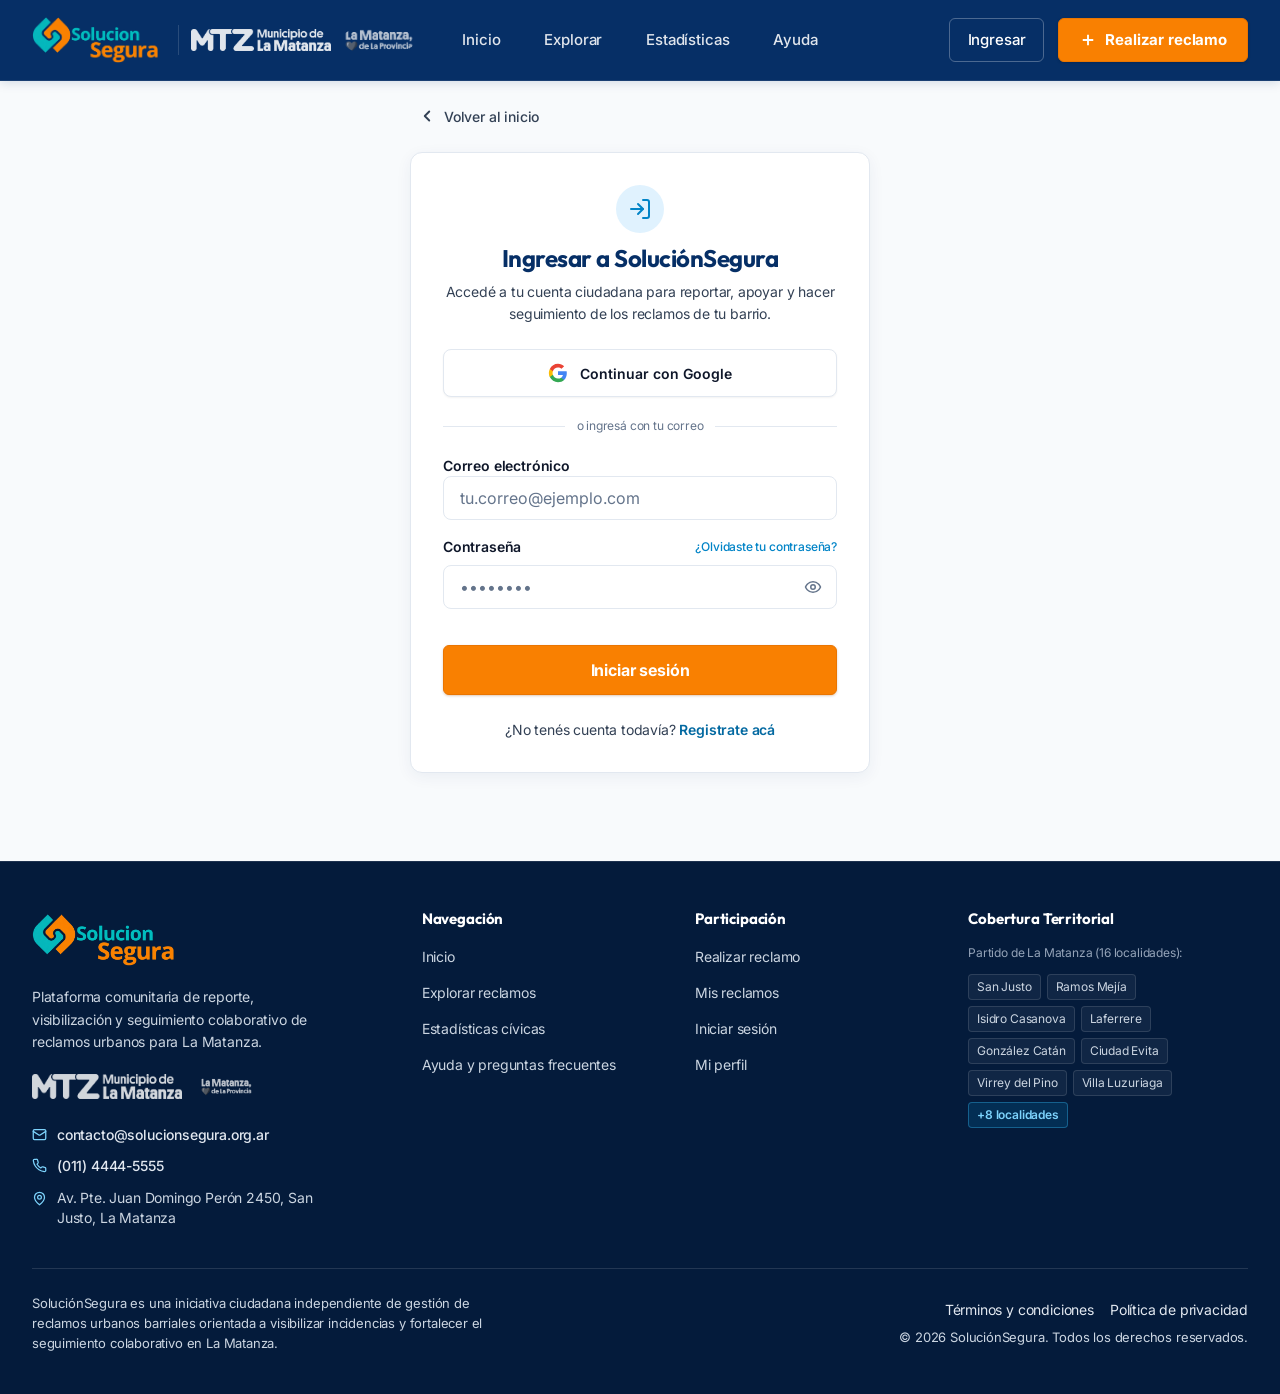
<file: pages/perfil.html>
<!DOCTYPE html>
<html lang="es">
<head>
  <meta charset="UTF-8">
  <meta name="viewport" content="width=device-width, initial-scale=1.0">
  <title>Mi Perfil y Preferencias — SoluciónSegura</title>
  <meta name="description" content="Administrá tus datos personales y preferencias de notificaciones en SoluciónSegura.">
  <link rel="icon" type="image/png" href="../assets/img/favicon.png">
  <link rel="preconnect" href="https://fonts.googleapis.com">
  <link rel="preconnect" href="https://fonts.gstatic.com" crossorigin>
  <link rel="stylesheet" href="https://fonts.googleapis.com/css2?family=Inter:wght@400;500;600;700&family=Outfit:wght@500;600;700;800&display=swap">
  <link rel="stylesheet" href="../assets/css/main.css">
</head>
<body class="app-shell">

  <!-- Encabezado inyectado automáticamente por setupNavigation() -->
  <header class="site-header" role="banner"></header>

  <main class="main-content" id="main-content" role="main">
    <div class="container-desktop section-spacer">
      
      <!-- Encabezado de Página -->
      <div class="section-header">
        <h1 class="section-header__title">Mi perfil</h1>
        <p class="section-header__subtitle">Consultá y administrá tus datos de cuenta, configurá tu localidad habitual y gestioná tus preferencias de avisos.</p>
      </div>

      <!-- Layout en dos columnas en Desktop / Una columna en Móvil -->
      <div class="profile-layout">
        
        <!-- ====================================================================
             COLUMNA IZQUIERDA: RESUMEN DE CUENTA Y ACCIONES GENERALES
             ==================================================================== -->
        <aside class="profile-sidebar" aria-label="Resumen de cuenta">
          
          <div class="profile-summary-card">
            <div class="profile-avatar-wrap">
              <div class="profile-avatar" id="summary-avatar-initials" aria-hidden="true">MG</div>
            </div>

            <h2 class="profile-summary-name" id="summary-user-name">Cargando...</h2>
            <p class="profile-summary-email" id="summary-user-email">cargando@ejemplo.com</p>

            <span class="profile-badge-auth" id="summary-auth-badge">
              <svg width="14" height="14" viewBox="0 0 24 24" fill="none" stroke="currentColor" stroke-width="2" aria-hidden="true">
                <path d="M12 22s8-4 8-10V5l-8-3-8 3v7c0 6 8 10 8 10z"/>
              </svg>
              <span id="summary-auth-label">Cuenta local</span>
            </span>

            <ul class="profile-meta-list" role="list">
              <li class="profile-meta-item">
                <span class="profile-meta-label">
                  <svg width="14" height="14" viewBox="0 0 24 24" fill="none" stroke="currentColor" stroke-width="2" aria-hidden="true"><rect width="18" height="18" x="3" y="4" rx="2" ry="2"/><line x1="16" y1="2" x2="16" y2="6"/><line x1="8" y1="2" x2="8" y2="6"/><line x1="3" y1="10" x2="21" y2="10"/></svg>
                  <span>Fecha de registro</span>
                </span>
                <span class="profile-meta-value" id="summary-created-at">—</span>
              </li>
              <li class="profile-meta-item">
                <span class="profile-meta-label">
                  <svg width="14" height="14" viewBox="0 0 24 24" fill="none" stroke="currentColor" stroke-width="2" aria-hidden="true"><path d="M20 10c0 6-8 12-8 12s-8-6-8-12a8 8 0 0 1 16 0Z"/><circle cx="12" cy="10" r="3"/></svg>
                  <span>Zona preferida</span>
                </span>
                <span class="profile-meta-value" id="summary-pref-locality">Sin configurar</span>
              </li>
            </ul>

            <div style="margin-top: var(--space-6); padding-top: var(--space-4); border-top: 1px solid var(--color-border);">
              <button type="button" class="btn btn-logout-clean btn--full" id="btn-logout-sidebar" aria-label="Cerrar la sesión activa">
                <svg width="16" height="16" viewBox="0 0 24 24" fill="none" stroke="currentColor" stroke-width="2" aria-hidden="true">
                  <path d="M9 21H5a2 2 0 0 1-2-2V5a2 2 0 0 1 2-2h4"></path>
                  <polyline points="16 17 21 12 16 7"></polyline>
                  <line x1="21" y1="12" x2="9" y2="12"></line>
                </svg>
                <span>Cerrar sesión</span>
              </button>
            </div>
          </div>

        </aside>

        <!-- ====================================================================
             COLUMNA DERECHA: SECCIONES DE CONFIGURACIÓN Y ACTIVIDAD
             ==================================================================== -->
        <div class="profile-main-col">

          <!-- 1. INFORMACIÓN PERSONAL Y LOCALIDAD PREFERIDA -->
          <section class="profile-section-card" aria-labelledby="section-info-title">
            <div class="profile-section-header">
              <div class="profile-section-title-wrap">
                <div class="profile-section-icon" aria-hidden="true">
                  <svg width="20" height="20" viewBox="0 0 24 24" fill="none" stroke="currentColor" stroke-width="2">
                    <path d="M20 21v-2a4 4 0 0 0-4-4H8a4 4 0 0 0-4 4v2"></path>
                    <circle cx="12" cy="7" r="4"></circle>
                  </svg>
                </div>
                <div>
                  <h2 class="profile-section-title" id="section-info-title">Información personal</h2>
                  <p class="profile-section-desc">Actualizá tu nombre y localidad habitual para la exploración territorial.</p>
                </div>
              </div>
            </div>

            <form id="form-personal-info" novalidate>
              <div class="form-group">
                <label class="form-label" for="input-profile-name">
                  <span>Nombre completo <span aria-hidden="true" style="color: var(--state-rechazado);">*</span></span>
                </label>
                <input type="text" id="input-profile-name" class="form-input" required autocomplete="name" placeholder="Ej. Mariana Gómez">
                <div class="profile-inline-error" id="error-profile-name" role="alert">
                  <svg width="14" height="14" viewBox="0 0 24 24" fill="none" stroke="currentColor" stroke-width="2"><circle cx="12" cy="12" r="10"/><line x1="12" y1="8" x2="12" y2="12"/><line x1="12" y1="16" x2="12.01" y2="16"/></svg>
                  <span>Por favor, ingresá un nombre y apellido válido.</span>
                </div>
              </div>

              <div class="form-group">
                <label class="form-label" for="input-profile-email">
                  <span>Correo electrónico <span class="form-label__optional">(Identificador de acceso)</span></span>
                </label>
                <input type="email" id="input-profile-email" class="form-input" inputmode="email" autocomplete="email" readonly disabled style="background-color: var(--color-surface-light); cursor: not-allowed; color: var(--color-text-secondary);">
                <span class="form-help">El correo electrónico es el identificador principal de tu cuenta y no puede modificarse en esta etapa.</span>
              </div>

              <div class="form-group" style="margin-bottom: var(--space-4);">
                <label class="form-label" for="select-profile-localidad">
                  <span>Localidad preferida <span class="form-label__optional">(Opcional)</span></span>
                </label>
                <select id="select-profile-localidad" class="form-select" aria-describedby="help-profile-localidad">
                  <option value="">Sin configurar (Centro general de La Matanza)</option>
                  <!-- Inyectado dinámicamente desde LOCALIDADES_LA_MATANZA -->
                </select>
                <span class="form-help" id="help-profile-localidad">
                  Al abrir «Explorar», el mapa se centrará inicialmente en esta localidad sin restringir los filtros de búsqueda.
                </span>
              </div>

              <div class="profile-form-actions">
                <button type="submit" class="btn btn--primary" id="btn-save-personal-info">
                  <svg width="16" height="16" viewBox="0 0 24 24" fill="none" stroke="currentColor" stroke-width="2.5" aria-hidden="true">
                    <path d="M19 21H5a2 2 0 0 1-2-2V5a2 2 0 0 1 2-2h11l5 5v11a2 2 0 0 1-2 2z"></path>
                    <polyline points="17 21 17 13 7 13 7 21"></polyline>
                    <polyline points="7 3 7 8 15 8"></polyline>
                  </svg>
                  <span>Guardar cambios</span>
                </button>
              </div>
            </form>
          </section>

          <!-- 2. MI ACTIVIDAD EN LA PLATAFORMA -->
          <section class="profile-section-card" aria-labelledby="section-activity-title">
            <div class="profile-section-header">
              <div class="profile-section-title-wrap">
                <div class="profile-section-icon" aria-hidden="true">
                  <svg width="20" height="20" viewBox="0 0 24 24" fill="none" stroke="currentColor" stroke-width="2">
                    <polyline points="22 12 18 12 15 21 9 3 6 12 2 12"></polyline>
                  </svg>
                </div>
                <div>
                  <h2 class="profile-section-title" id="section-activity-title">Mi actividad</h2>
                  <p class="profile-section-desc">Resumen en tiempo real de tus reportes creados y adhesiones vecinales.</p>
                </div>
              </div>
              <span class="badge badge--recibido" id="badge-total-activity">0 participaciones</span>
            </div>

            <!-- Grilla de indicadores calculados en vivo -->
            <div class="profile-activity-grid">
              <div class="profile-stat-box">
                <span class="profile-stat-label">Reclamos creados por mí</span>
                <strong class="profile-stat-value" id="stat-claims-created">0</strong>
                <span style="font-size: var(--font-size-xs); color: var(--color-text-muted); margin-top: 4px;">Casos reportados</span>
              </div>

              <div class="profile-stat-box">
                <span class="profile-stat-label">Reclamos que apoyo</span>
                <strong class="profile-stat-value profile-stat-value--accent" id="stat-claims-joined">0</strong>
                <span style="font-size: var(--font-size-xs); color: var(--color-text-muted); margin-top: 4px;">Adhesiones comunitarias</span>
              </div>
            </div>

            <!-- Enlace directo y destacado a Mis Reclamos -->
            <a href="mis-reclamos.html" class="btn btn--secondary btn--full profile-quick-link" id="link-to-mis-reclamos">
              <span style="display: flex; align-items: center; gap: var(--space-2); font-weight: var(--font-weight-semibold); color: var(--color-primary-dark);">
                <svg width="18" height="18" viewBox="0 0 24 24" fill="none" stroke="currentColor" stroke-width="2" aria-hidden="true" style="flex-shrink: 0;">
                  <path d="M14 2H6a2 2 0 0 0-2 2v16a2 2 0 0 0 2 2h12a2 2 0 0 0 2-2V8z"></path>
                  <polyline points="14 2 14 8 20 8"></polyline>
                  <line x1="16" y1="13" x2="8" y2="13"></line>
                  <line x1="16" y1="17" x2="8" y2="17"></line>
                </svg>
                <span>Ver mis reclamos</span>
              </span>
              <span style="display: inline-flex; align-items: center; gap: 4px; font-size: var(--font-size-xs); color: var(--color-link); font-weight: var(--font-weight-bold);">
                <span>Abrir listado</span>
                <svg width="14" height="14" viewBox="0 0 24 24" fill="none" stroke="currentColor" stroke-width="2.5" aria-hidden="true">
                  <path d="m9 18 6-6-6-6"/>
                </svg>
              </span>
            </a>

            <!-- Enlace directo al Centro de Ayuda -->
            <a href="ayuda.html" class="btn btn--outline btn--full profile-quick-link" style="margin-top: var(--space-3);" id="link-to-ayuda">
              <span style="display: flex; align-items: center; gap: var(--space-2); font-weight: var(--font-weight-semibold); color: var(--color-primary-dark);">
                <svg width="18" height="18" viewBox="0 0 24 24" fill="none" stroke="currentColor" stroke-width="2" aria-hidden="true" style="flex-shrink: 0;">
                  <circle cx="12" cy="12" r="10"></circle>
                  <path d="M9.09 9a3 3 0 0 1 5.83 1c0 2-3 3-3 3"></path>
                  <line x1="12" y1="17" x2="12.01" y2="17"></line>
                </svg>
                <span>Centro de ayuda</span>
              </span>
              <span style="display: inline-flex; align-items: center; gap: 4px; font-size: var(--font-size-xs); color: var(--color-link); font-weight: var(--font-weight-bold);">
                <span>Consultar</span>
                <svg width="14" height="14" viewBox="0 0 24 24" fill="none" stroke="currentColor" stroke-width="2.5" aria-hidden="true">
                  <path d="m9 18 6-6-6-6"/>
                </svg>
              </span>
            </a>
          </section>

          <!-- 3. PREFERENCIAS DE NOTIFICACIONES -->
          <section class="profile-section-card" aria-labelledby="section-notifications-title">
            <div class="profile-section-header">
              <div class="profile-section-title-wrap">
                <div class="profile-section-icon" aria-hidden="true">
                  <svg width="20" height="20" viewBox="0 0 24 24" fill="none" stroke="currentColor" stroke-width="2">
                    <path d="M18 8A6 6 0 0 0 6 8c0 7-3 9-3 9h18s-3-2-3-9"></path>
                    <path d="M13.73 21a2 2 0 0 1-3.46 0"></path>
                  </svg>
                </div>
                <div>
                  <h2 class="profile-section-title" id="section-notifications-title">Preferencias de notificaciones</h2>
                  <p class="profile-section-desc">Elegí qué avisos cívicos deseás recibir dentro del centro de notificaciones.</p>
                </div>
              </div>
            </div>

            <div class="profile-switches-list" role="group" aria-label="Ajustes de alertas de la plataforma">
              <!-- Switch 1: Cambios de estado de mis reclamos -->
              <div class="profile-switch-row">
                <div class="profile-switch-info">
                  <label id="label-notif-own" class="profile-switch-title" for="switch-notif-own">Cambios de estado en mis reclamos</label>
                  <span class="profile-switch-desc">Recibir aviso cuando un reclamo creado por vos sea revisado, pase a cuadrilla o cambie de estado.</span>
                </div>
                <button type="button" role="switch" aria-checked="true" aria-labelledby="label-notif-own" class="ui-switch" id="switch-notif-own">
                  <span class="ui-switch__thumb" aria-hidden="true"></span>
                </button>
              </div>

              <!-- Switch 2: Novedades de reclamos apoyados -->
              <div class="profile-switch-row">
                <div class="profile-switch-info">
                  <label id="label-notif-joined" class="profile-switch-title" for="switch-notif-joined">Reclamos a los que me sumé</label>
                  <span class="profile-switch-desc">Recibir avisos cuando haya novedades en reclamos de otros vecinos que hayas respaldado.</span>
                </div>
                <button type="button" role="switch" aria-checked="true" aria-labelledby="label-notif-joined" class="ui-switch" id="switch-notif-joined">
                  <span class="ui-switch__thumb" aria-hidden="true"></span>
                </button>
              </div>

              <!-- Switch 3: Resolución y reapertura -->
              <div class="profile-switch-row">
                <div class="profile-switch-info">
                  <label id="label-notif-resolution" class="profile-switch-title" for="switch-notif-resolution">Resolución o reapertura de casos</label>
                  <span class="profile-switch-desc">Avisar cuando un reclamo se marque como resuelto para valorar la solución o reportar persistencia.</span>
                </div>
                <button type="button" role="switch" aria-checked="true" aria-labelledby="label-notif-resolution" class="ui-switch" id="switch-notif-resolution">
                  <span class="ui-switch__thumb" aria-hidden="true"></span>
                </button>
              </div>

              <!-- Switch 4: Nuevas adhesiones de vecinos -->
              <div class="profile-switch-row">
                <div class="profile-switch-info">
                  <label id="label-notif-adhesions" class="profile-switch-title" for="switch-notif-adhesions">Nuevas adhesiones a mis reclamos</label>
                  <span class="profile-switch-desc">Recibir aviso cuando un vecino respalde un reclamo iniciado por vos.</span>
                </div>
                <button type="button" role="switch" aria-checked="true" aria-labelledby="label-notif-adhesions" class="ui-switch" id="switch-notif-adhesions">
                  <span class="ui-switch__thumb" aria-hidden="true"></span>
                </button>
              </div>
            </div>

            <div class="profile-form-actions">
              <button type="button" class="btn btn--primary btn--sm" id="btn-save-notifications">
                <span>Guardar preferencias de avisos</span>
              </button>
            </div>
          </section>

          <!-- 4. SEGURIDAD Y CAMBIO DE CONTRASEÑA -->
          <section class="profile-section-card" aria-labelledby="section-security-title">
            <div class="profile-section-header">
              <div class="profile-section-title-wrap">
                <div class="profile-section-icon" aria-hidden="true">
                  <svg width="20" height="20" viewBox="0 0 24 24" fill="none" stroke="currentColor" stroke-width="2">
                    <rect width="18" height="11" x="3" y="11" rx="2" ry="2"></rect>
                    <path d="M7 11V7a5 5 0 0 1 10 0v4"></path>
                  </svg>
                </div>
                <div>
                  <h2 class="profile-section-title" id="section-security-title">Seguridad de la cuenta</h2>
                  <p class="profile-section-desc">Administrá tu clave de acceso local protegida mediante Web Crypto API (SHA-256 con sal).</p>
                </div>
              </div>
            </div>

            <!-- Banner para cuentas Google OAuth -->
            <div id="security-google-block" class="profile-google-banner" style="display: none;">
              <svg width="20" height="20" viewBox="0 0 24 24" fill="none" stroke="currentColor" stroke-width="2" aria-hidden="true">
                <circle cx="12" cy="12" r="10"/>
                <line x1="12" y1="16" x2="12" y2="12"/>
                <line x1="12" y1="8" x2="12.01" y2="8"/>
              </svg>
              <div>
                <strong style="display: block; font-size: var(--font-size-sm); margin-bottom: 2px;">Inicio de sesión con Google</strong>
                <p style="font-size: var(--font-size-xs); margin: 0; line-height: var(--line-height-normal);">
                  Esta cuenta utiliza una identidad vinculada a Google. La gestión y actualización de tus credenciales de acceso se realiza a través de tu cuenta institucional de Google.
                </p>
              </div>
            </div>

            <!-- Formulario de cambio de clave para cuentas locales con email -->
            <form id="form-change-password" novalidate>
              <div class="form-group">
                <label class="form-label" for="input-current-pass">
                  <span>Contraseña actual <span aria-hidden="true" style="color: var(--state-rechazado);">*</span></span>
                </label>
                <div class="password-input-group">
                  <input type="password" id="input-current-pass" class="form-input" required autocomplete="current-password" placeholder="Ingresá tu contraseña actual">
                  <button type="button" class="password-toggle-btn js-toggle-pwd" data-target="input-current-pass" aria-label="Mostrar contraseña actual">
                    <svg width="18" height="18" viewBox="0 0 24 24" fill="none" stroke="currentColor" stroke-width="2" aria-hidden="true"><path d="M2 12s3-7 10-7 10 7 10 7-3 7-10 7-10-7-10-7Z"/><circle cx="12" cy="12" r="3"/></svg>
                  </button>
                </div>
                <div class="profile-inline-error" id="error-current-pass" role="alert">
                  <svg width="14" height="14" viewBox="0 0 24 24" fill="none" stroke="currentColor" stroke-width="2"><circle cx="12" cy="12" r="10"/><line x1="12" y1="8" x2="12" y2="12"/><line x1="12" y1="16" x2="12.01" y2="16"/></svg>
                  <span id="error-current-pass-text">La contraseña actual es incorrecta.</span>
                </div>
              </div>

              <div class="form-group">
                <label class="form-label" for="input-new-pass">
                  <span>Nueva contraseña <span aria-hidden="true" style="color: var(--state-rechazado);">*</span></span>
                </label>
                <div class="password-input-group">
                  <input type="password" id="input-new-pass" class="form-input" required minlength="6" autocomplete="new-password" placeholder="Mínimo 6 caracteres">
                  <button type="button" class="password-toggle-btn js-toggle-pwd" data-target="input-new-pass" aria-label="Mostrar nueva contraseña">
                    <svg width="18" height="18" viewBox="0 0 24 24" fill="none" stroke="currentColor" stroke-width="2" aria-hidden="true"><path d="M2 12s3-7 10-7 10 7 10 7-3 7-10 7-10-7-10-7Z"/><circle cx="12" cy="12" r="3"/></svg>
                  </button>
                </div>
                <span class="form-help">Debe tener al menos 6 caracteres para mayor seguridad ciudadana.</span>
                <div class="profile-inline-error" id="error-new-pass" role="alert">
                  <svg width="14" height="14" viewBox="0 0 24 24" fill="none" stroke="currentColor" stroke-width="2"><circle cx="12" cy="12" r="10"/><line x1="12" y1="8" x2="12" y2="12"/><line x1="12" y1="16" x2="12.01" y2="16"/></svg>
                  <span id="error-new-pass-text">La nueva contraseña debe contener al menos 6 caracteres.</span>
                </div>
              </div>

              <div class="form-group">
                <label class="form-label" for="input-confirm-pass">
                  <span>Confirmar nueva contraseña <span aria-hidden="true" style="color: var(--state-rechazado);">*</span></span>
                </label>
                <div class="password-input-group">
                  <input type="password" id="input-confirm-pass" class="form-input" required minlength="6" autocomplete="new-password" placeholder="Repetí la nueva contraseña">
                  <button type="button" class="password-toggle-btn js-toggle-pwd" data-target="input-confirm-pass" aria-label="Mostrar confirmación de contraseña">
                    <svg width="18" height="18" viewBox="0 0 24 24" fill="none" stroke="currentColor" stroke-width="2" aria-hidden="true"><path d="M2 12s3-7 10-7 10 7 10 7-3 7-10 7-10-7-10-7Z"/><circle cx="12" cy="12" r="3"/></svg>
                  </button>
                </div>
                <div class="profile-inline-error" id="error-confirm-pass" role="alert">
                  <svg width="14" height="14" viewBox="0 0 24 24" fill="none" stroke="currentColor" stroke-width="2"><circle cx="12" cy="12" r="10"/><line x1="12" y1="8" x2="12" y2="12"/><line x1="12" y1="16" x2="12.01" y2="16"/></svg>
                  <span id="error-confirm-pass-text">Las contraseñas no coinciden.</span>
                </div>
              </div>

              <div class="profile-form-actions">
                <button type="submit" class="btn btn--primary" id="btn-submit-change-pass">
                  <svg width="16" height="16" viewBox="0 0 24 24" fill="none" stroke="currentColor" stroke-width="2" aria-hidden="true">
                    <path d="M12 22s8-4 8-10V5l-8-3-8 3v7c0 6 8 10 8 10z"/>
                  </svg>
                  <span>Actualizar contraseña</span>
                </button>
              </div>
            </form>
          </section>

        </div>

      </div>

    </div>
  </main>

  <!-- Navegación móvil táctil inferior inyectada por setupNavigation() -->
  <nav class="mobile-bottom-nav" role="navigation" aria-label="Navegación inferior móvil"></nav>

  <!-- Script principal del módulo de perfil -->
  <script type="module">
    import { setupNavigation, auth, claimsService, showToast } from '../assets/js/main.js';
    import { LOCALIDADES_LA_MATANZA } from '../assets/js/data/localidades.js';
    import { formatters } from '../assets/js/utils/formatters.js';

    // 1. Verificación de Autenticación
    if (!auth.isLoggedIn()) {
      auth.setRedirectUrl(window.location.href);
      window.location.href = `iniciar-sesion.html?redirect=${encodeURIComponent(window.location.href)}`;
    }

    // Asegurar inicialización de usuarios si aún no se disparó
    await auth.initUsers();

    // Inyectar Layout DRY (navbar, bottom nav, footer)
    setupNavigation({ activePage: 'perfil', basePath: '../' });

    let currentUser = auth.getCurrentUser();

    // 2. Elementos del DOM
    const summaryAvatarInitials = document.getElementById('summary-avatar-initials');
    const summaryUserName = document.getElementById('summary-user-name');
    const summaryUserEmail = document.getElementById('summary-user-email');
    const summaryAuthBadge = document.getElementById('summary-auth-badge');
    const summaryAuthLabel = document.getElementById('summary-auth-label');
    const summaryCreatedAt = document.getElementById('summary-created-at');
    const summaryPrefLocality = document.getElementById('summary-pref-locality');

    const formPersonalInfo = document.getElementById('form-personal-info');
    const inputProfileName = document.getElementById('input-profile-name');
    const inputProfileEmail = document.getElementById('input-profile-email');
    const selectProfileLocalidad = document.getElementById('select-profile-localidad');
    const errorProfileName = document.getElementById('error-profile-name');

    const statClaimsCreated = document.getElementById('stat-claims-created');
    const statClaimsJoined = document.getElementById('stat-claims-joined');
    const badgeTotalActivity = document.getElementById('badge-total-activity');

    const switchNotifOwn = document.getElementById('switch-notif-own');
    const switchNotifJoined = document.getElementById('switch-notif-joined');
    const switchNotifResolution = document.getElementById('switch-notif-resolution');
    const switchNotifAdhesions = document.getElementById('switch-notif-adhesions');
    const btnSaveNotifications = document.getElementById('btn-save-notifications');

    const securityGoogleBlock = document.getElementById('security-google-block');
    const formChangePassword = document.getElementById('form-change-password');
    const inputCurrentPass = document.getElementById('input-current-pass');
    const inputNewPass = document.getElementById('input-new-pass');
    const inputConfirmPass = document.getElementById('input-confirm-pass');
    const errorCurrentPass = document.getElementById('error-current-pass');
    const errorCurrentPassText = document.getElementById('error-current-pass-text');
    const errorNewPass = document.getElementById('error-new-pass');
    const errorNewPassText = document.getElementById('error-new-pass-text');
    const errorConfirmPass = document.getElementById('error-confirm-pass');
    const errorConfirmPassText = document.getElementById('error-confirm-pass-text');
    const btnSubmitChangePass = document.getElementById('btn-submit-change-pass');

    const btnLogoutSidebar = document.getElementById('btn-logout-sidebar');

    // 3. Cargar Localidades en el Selector
    function populateLocalidades() {
      selectProfileLocalidad.innerHTML = '<option value="">Sin configurar (Centro general de La Matanza)</option>';
      LOCALIDADES_LA_MATANZA.forEach(loc => {
        const opt = document.createElement('option');
        opt.value = loc.id;
        opt.textContent = `${loc.nombre}${loc.esCabecera ? ' (Cabecera)' : ''}`;
        selectProfileLocalidad.appendChild(opt);
      });
    }
    populateLocalidades();

    // 4. Renderizar Datos del Perfil
    function renderProfile() {
      currentUser = auth.getCurrentUser();
      if (!currentUser) return;

      // Buscar datos ampliados en la colección de usuarios (como createdAt si no vino en sesión)
      const allUsers = auth.getUsers();
      const userRecord = allUsers.find(u => u.id === currentUser.id || u.email.toLowerCase() === currentUser.email.toLowerCase());

      const initials = (currentUser.nombre || 'Vecino')
        .split(' ')
        .filter(Boolean)
        .map(n => n.charAt(0))
        .slice(0, 2)
        .join('')
        .toUpperCase();

      summaryAvatarInitials.textContent = initials || 'SS';
      summaryUserName.textContent = currentUser.nombre;
      summaryUserEmail.textContent = currentUser.email;

      inputProfileName.value = currentUser.nombre || '';
      inputProfileEmail.value = currentUser.email || '';

      // Localidad preferida
      const currentLocId = currentUser.localidadPreferida || '';
      selectProfileLocalidad.value = currentLocId;

      const matchedLoc = LOCALIDADES_LA_MATANZA.find(l => l.id === currentLocId);
      summaryPrefLocality.textContent = matchedLoc ? matchedLoc.nombre : 'Sin configurar';

      // Tipo de autenticación
      const isGoogle = currentUser.loginMethod === 'google';
      if (isGoogle) {
        summaryAuthLabel.textContent = 'Cuenta Google';
        securityGoogleBlock.style.display = 'flex';
        formChangePassword.style.display = 'none';
      } else {
        summaryAuthLabel.textContent = 'Cuenta local (Email)';
        securityGoogleBlock.style.display = 'none';
        formChangePassword.style.display = 'block';
      }

      // Fecha de registro
      const rawCreated = currentUser.createdAt || (userRecord ? userRecord.createdAt : null);
      if (rawCreated) {
        try {
          const d = new Date(rawCreated);
          summaryCreatedAt.textContent = d.toLocaleDateString('es-AR', { day: 'numeric', month: 'short', year: 'numeric' });
        } catch {
          summaryCreatedAt.textContent = 'Enero 2026';
        }
      } else {
        summaryCreatedAt.textContent = 'Enero 2026';
      }

      // Notificaciones
      const notifs = currentUser.notificaciones || {};
      const ownActive = notifs.ownClaims !== undefined ? notifs.ownClaims : true;
      const joinedActive = notifs.joinedClaims !== undefined ? notifs.joinedClaims : true;
      const resolutionActive = notifs.resolution !== undefined ? notifs.resolution : true;
      const adhesionsActive = notifs.newAdhesions !== undefined ? notifs.newAdhesions : true;

      setSwitchState(switchNotifOwn, ownActive);
      setSwitchState(switchNotifJoined, joinedActive);
      setSwitchState(switchNotifResolution, resolutionActive);
      setSwitchState(switchNotifAdhesions, adhesionsActive);

      // Métricas de actividad
      updateActivityStats();
    }

    function setSwitchState(switchEl, isActive) {
      if (!switchEl) return;
      switchEl.setAttribute('aria-checked', isActive ? 'true' : 'false');
    }

    function toggleSwitch(switchEl) {
      const currentState = switchEl.getAttribute('aria-checked') === 'true';
      setSwitchState(switchEl, !currentState);
    }

    // Manejador de clics y accesibilidad por teclado en switches
    [switchNotifOwn, switchNotifJoined, switchNotifResolution, switchNotifAdhesions].forEach(sw => {
      if (!sw) return;
      sw.addEventListener('click', () => toggleSwitch(sw));
      sw.addEventListener('keydown', (e) => {
        if (e.key === ' ' || e.key === 'Enter') {
          e.preventDefault();
          toggleSwitch(sw);
        }
      });
    });

    // 5. Métricas de Actividad (Reclamos creados y apoyados)
    function updateActivityStats() {
      const creados = claimsService.getByCurrentUser();
      const apoyados = claimsService.getJoinedByCurrentUser();

      statClaimsCreated.textContent = creados.length;
      statClaimsJoined.textContent = apoyados.length;

      const total = creados.length + apoyados.length;
      badgeTotalActivity.textContent = `${total} ${total === 1 ? 'caso' : 'casos'}`;
    }

    // 6. Guardar Información Personal y Localidad Preferida
    formPersonalInfo.addEventListener('submit', (e) => {
      e.preventDefault();
      errorProfileName.classList.remove('is-visible');
      inputProfileName.classList.remove('is-invalid');

      const nuevoNombre = inputProfileName.value.trim();
      const nuevaLocalidad = selectProfileLocalidad.value.trim() || null;

      if (!nuevoNombre || nuevoNombre.length < 2) {
        errorProfileName.classList.add('is-visible');
        inputProfileName.classList.add('is-invalid');
        inputProfileName.focus();
        return;
      }

      const res = auth.updateProfile({
        nombre: nuevoNombre,
        localidadPreferida: nuevaLocalidad
      });

      if (res.success) {
        showToast({ message: 'Tus datos personales y localidad preferida se guardaron con éxito.', type: 'success' });
        renderProfile();
      } else {
        showToast({ message: res.error || 'Ocurrió un error al guardar los cambios.', type: 'error' });
      }
    });

    // 7. Guardar Preferencias de Notificaciones
    btnSaveNotifications.addEventListener('click', () => {
      const ownClaims = switchNotifOwn.getAttribute('aria-checked') === 'true';
      const joinedClaims = switchNotifJoined.getAttribute('aria-checked') === 'true';
      const resolution = switchNotifResolution.getAttribute('aria-checked') === 'true';
      const newAdhesions = switchNotifAdhesions.getAttribute('aria-checked') === 'true';

      const res = auth.updateProfile({
        notificaciones: {
          app: true,
          email: true,
          ownClaims,
          joinedClaims,
          resolution,
          newAdhesions
        }
      });

      if (res.success) {
        showToast({ message: 'Preferencias de notificaciones actualizadas correctamente.', type: 'success' });
        renderProfile();
      } else {
        showToast({ message: 'No se pudieron actualizar las preferencias.', type: 'error' });
      }
    });

    // 8. Toggles para Ver/Ocultar Contraseñas
    document.querySelectorAll('.js-toggle-pwd').forEach(btn => {
      btn.addEventListener('click', () => {
        const targetId = btn.dataset.target;
        const targetInput = document.getElementById(targetId);
        if (!targetInput) return;

        const isPassword = targetInput.type === 'password';
        targetInput.type = isPassword ? 'text' : 'password';

        btn.setAttribute('aria-label', isPassword ? 'Ocultar contraseña' : 'Mostrar contraseña');
        btn.innerHTML = isPassword
          ? `<svg width="18" height="18" viewBox="0 0 24 24" fill="none" stroke="currentColor" stroke-width="2" aria-hidden="true"><path d="M9.88 9.88a3 3 0 1 0 4.24 4.24"/><path d="M10.73 5.08A10.43 10.43 0 0 1 12 5c7 0 10 7 10 7a13.16 13.16 0 0 1-1.67 2.68"/><path d="M6.61 6.61A13.526 13.526 0 0 0 2 12s3 7 10 7a9.74 9.74 0 0 0 5.39-1.61"/><line x1="2" y1="2" x2="22" y2="22"/></svg>`
          : `<svg width="18" height="18" viewBox="0 0 24 24" fill="none" stroke="currentColor" stroke-width="2" aria-hidden="true"><path d="M2 12s3-7 10-7 10 7 10 7-3 7-10 7-10-7-10-7Z"/><circle cx="12" cy="12" r="3"/></svg>`;
      });
    });

    // 9. Cambio de Contraseña Local
    formChangePassword.addEventListener('submit', async (e) => {
      e.preventDefault();

      // Limpiar errores
      [errorCurrentPass, errorNewPass, errorConfirmPass].forEach(el => el.classList.remove('is-visible'));
      [inputCurrentPass, inputNewPass, inputConfirmPass].forEach(el => el.classList.remove('is-invalid'));

      const currentPass = inputCurrentPass.value;
      const newPass = inputNewPass.value;
      const confirmPass = inputConfirmPass.value;

      let hasError = false;

      if (!currentPass) {
        errorCurrentPassText.textContent = 'Por favor ingresá tu contraseña actual.';
        errorCurrentPass.classList.add('is-visible');
        inputCurrentPass.classList.add('is-invalid');
        hasError = true;
      }

      if (!newPass || newPass.length < 6) {
        errorNewPassText.textContent = 'La nueva contraseña debe tener al menos 6 caracteres.';
        errorNewPass.classList.add('is-visible');
        inputNewPass.classList.add('is-invalid');
        hasError = true;
      }

      if (newPass !== confirmPass) {
        errorConfirmPassText.textContent = 'La confirmación no coincide con la nueva contraseña.';
        errorConfirmPass.classList.add('is-visible');
        inputConfirmPass.classList.add('is-invalid');
        hasError = true;
      }

      if (hasError) return;

      btnSubmitChangePass.disabled = true;
      btnSubmitChangePass.style.opacity = '0.7';

      try {
        const res = await auth.changePassword(currentPass, newPass, confirmPass);
        if (res.success) {
          showToast({ message: '¡Tu contraseña ha sido actualizada con éxito!', type: 'success' });
          formChangePassword.reset();
        } else {
          if (res.field === 'currentPassword') {
            errorCurrentPassText.textContent = res.error;
            errorCurrentPass.classList.add('is-visible');
            inputCurrentPass.classList.add('is-invalid');
            inputCurrentPass.focus();
          } else if (res.field === 'newPassword') {
            errorNewPassText.textContent = res.error;
            errorNewPass.classList.add('is-visible');
            inputNewPass.classList.add('is-invalid');
            inputNewPass.focus();
          } else if (res.field === 'confirmPassword') {
            errorConfirmPassText.textContent = res.error;
            errorConfirmPass.classList.add('is-visible');
            inputConfirmPass.classList.add('is-invalid');
            inputConfirmPass.focus();
          } else {
            showToast({ message: res.error || 'No se pudo actualizar la contraseña.', type: 'error' });
          }
        }
      } catch (err) {
        console.error('Error al cambiar contraseña:', err);
        showToast({ message: 'Ocurrió un error inesperado al procesar la solicitud.', type: 'error' });
      } finally {
        btnSubmitChangePass.disabled = false;
        btnSubmitChangePass.style.opacity = '1';
      }
    });

    // 10. Cerrar Sesión
    btnLogoutSidebar.addEventListener('click', () => {
      auth.logout();
      window.location.href = '../index.html';
    });

    // Inicializar vista
    renderProfile();
  </script>
</body>
</html>
</file>
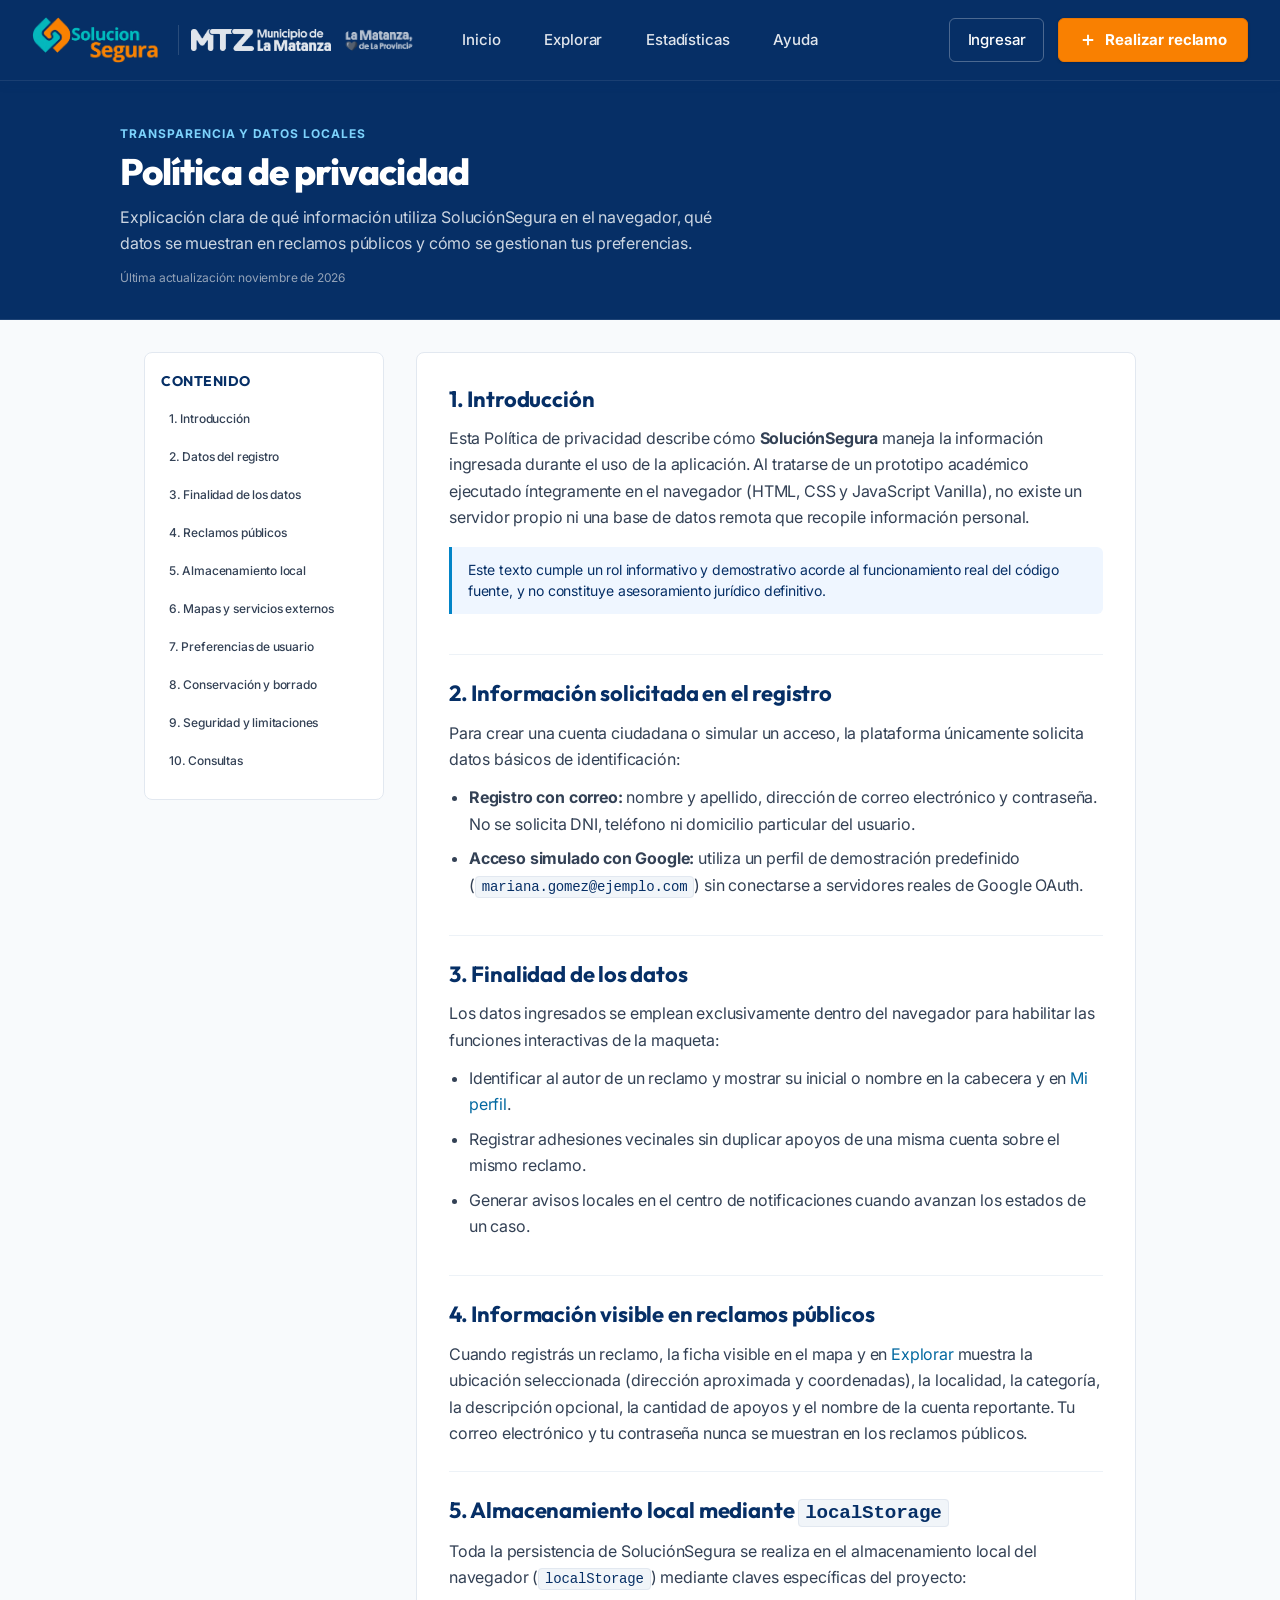
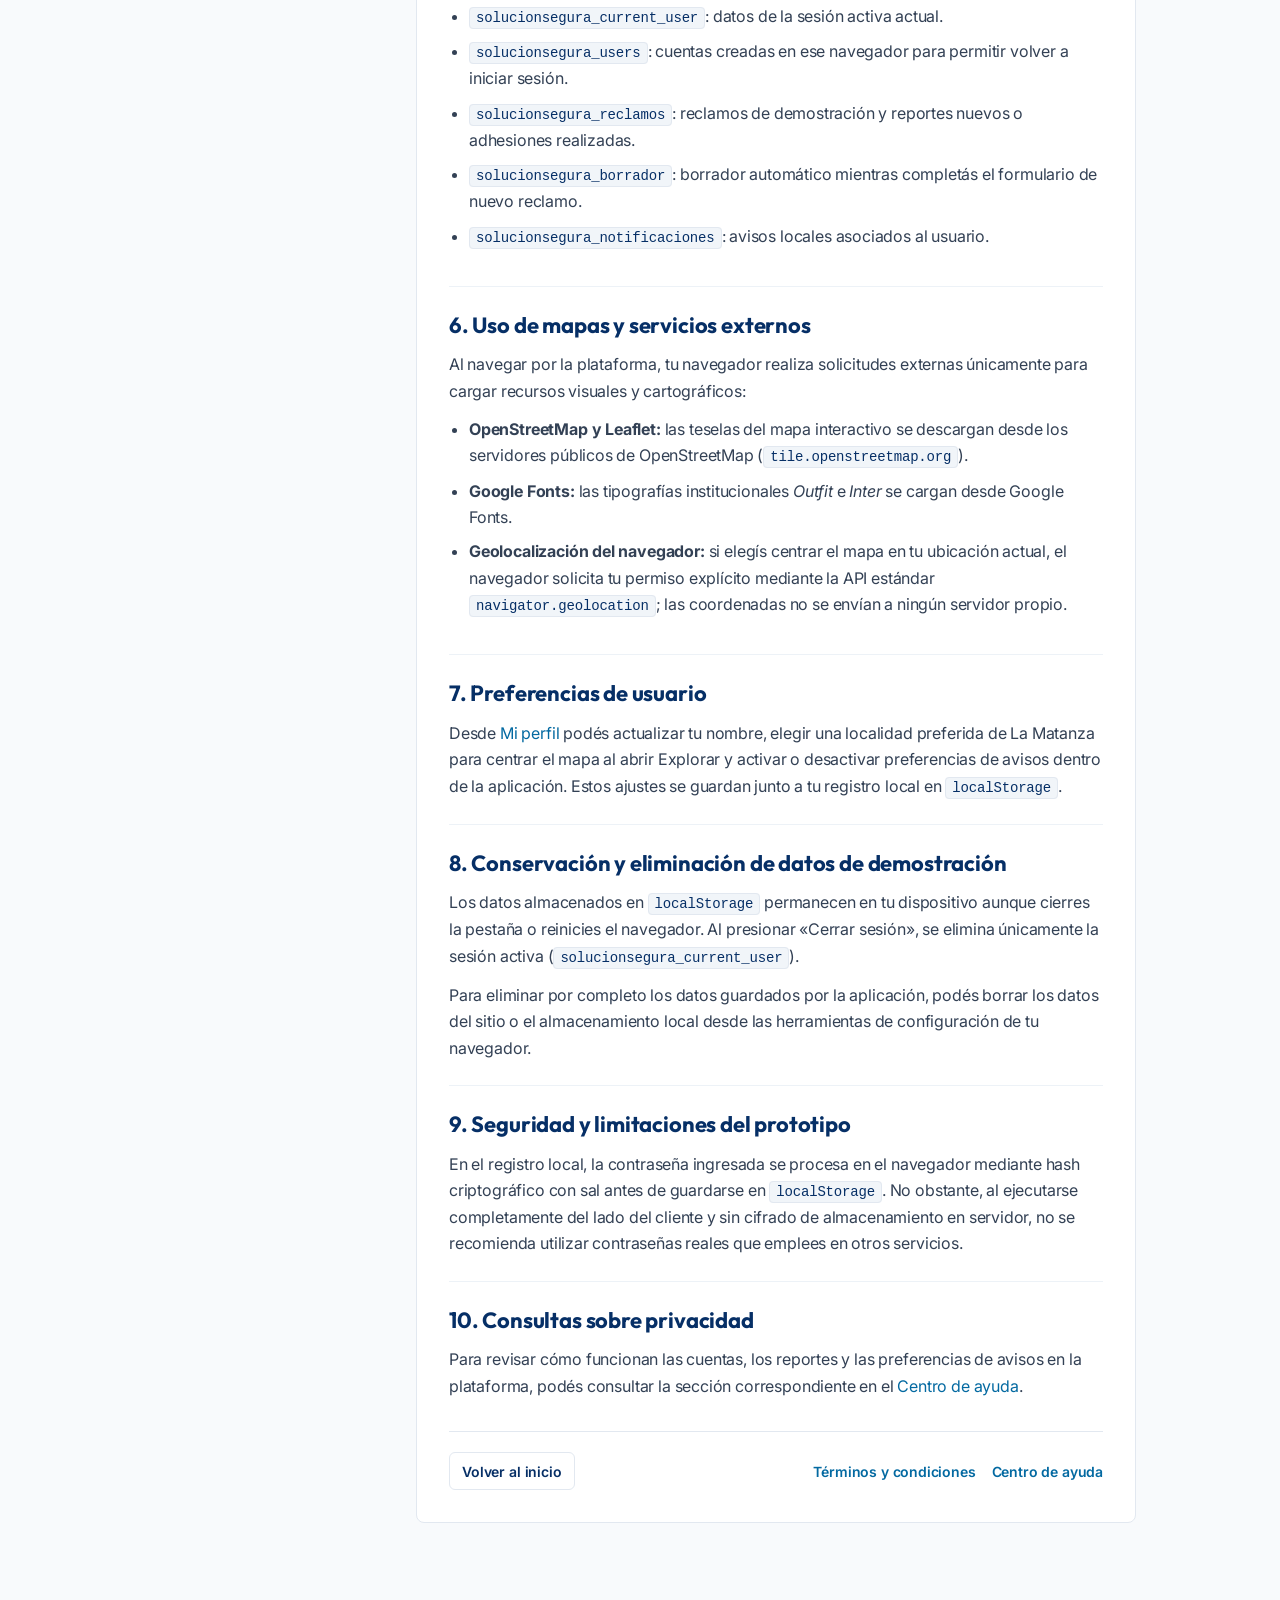
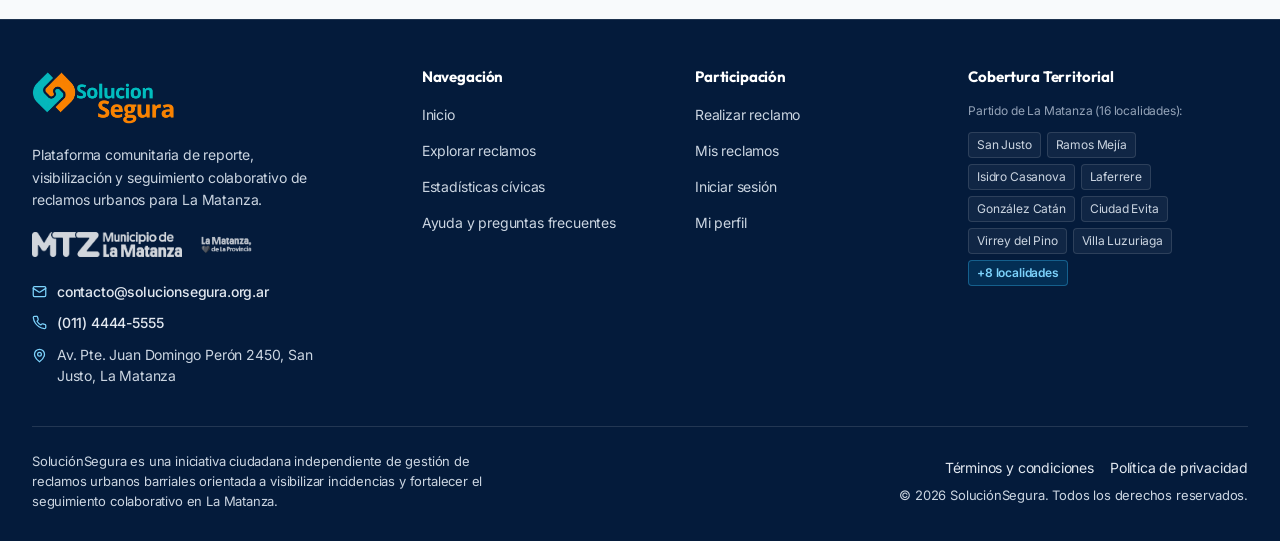
<file: pages/politica-privacidad.html>
<!DOCTYPE html>
<html lang="es">
<head>
  <meta charset="UTF-8">
  <meta name="viewport" content="width=device-width, initial-scale=1.0">
  <meta name="description" content="Política de privacidad de SoluciónSegura: qué datos se solicitan, cómo se almacenan localmente en localStorage y qué servicios externos utiliza el prototipo.">
  <title>Política de Privacidad — SoluciónSegura</title>
  <link rel="icon" type="image/png" href="../assets/img/favicon.png">
  <link rel="preconnect" href="https://fonts.googleapis.com">
  <link rel="preconnect" href="https://fonts.gstatic.com" crossorigin>
  <link rel="stylesheet" href="https://fonts.googleapis.com/css2?family=Inter:wght@400;500;600;700&family=Outfit:wght@500;600;700;800&display=swap">
  <link rel="stylesheet" href="../assets/css/main.css">
</head>
<body class="app-shell">

  <header class="site-header" role="banner"></header>

  <main class="main-content" id="main-content" role="main">

    <section class="legal-hero" aria-labelledby="legal-page-title">
      <div class="legal-hero__inner">
        <span class="legal-hero__eyebrow">Transparencia y datos locales</span>
        <h1 class="legal-hero__title" id="legal-page-title">Política de privacidad</h1>
        <p class="legal-hero__desc">
          Explicación clara de qué información utiliza SoluciónSegura en el navegador, qué datos se muestran en reclamos públicos y cómo se gestionan tus preferencias.
        </p>
        <p class="legal-hero__meta">Última actualización: noviembre de 2026</p>
      </div>
    </section>

    <div class="legal-container">
      <div class="legal-layout">

        <nav class="legal-toc" aria-label="Índice de secciones">
          <h2 class="legal-toc__title">Contenido</h2>
          <ol class="legal-toc__list">
            <li><a href="#introduccion" class="legal-toc__link">1. Introducción</a></li>
            <li><a href="#datos-registro" class="legal-toc__link">2. Datos del registro</a></li>
            <li><a href="#finalidad-datos" class="legal-toc__link">3. Finalidad de los datos</a></li>
            <li><a href="#visibilidad-publica" class="legal-toc__link">4. Reclamos públicos</a></li>
            <li><a href="#almacenamiento-local" class="legal-toc__link">5. Almacenamiento local</a></li>
            <li><a href="#servicios-externos" class="legal-toc__link">6. Mapas y servicios externos</a></li>
            <li><a href="#preferencias-usuario" class="legal-toc__link">7. Preferencias de usuario</a></li>
            <li><a href="#conservacion-eliminacion" class="legal-toc__link">8. Conservación y borrado</a></li>
            <li><a href="#seguridad-limitaciones" class="legal-toc__link">9. Seguridad y limitaciones</a></li>
            <li><a href="#consultas-privacidad" class="legal-toc__link">10. Consultas</a></li>
          </ol>
        </nav>

        <article class="legal-article">

          <section id="introduccion" class="legal-section" aria-labelledby="priv-1">
            <h2 id="priv-1" class="legal-section__title">1. Introducción</h2>
            <p>
              Esta Política de privacidad describe cómo <strong>SoluciónSegura</strong> maneja la información ingresada durante el uso de la aplicación. Al tratarse de un prototipo académico ejecutado íntegramente en el navegador (HTML, CSS y JavaScript Vanilla), no existe un servidor propio ni una base de datos remota que recopile información personal.
            </p>
            <div class="legal-note">
              Este texto cumple un rol informativo y demostrativo acorde al funcionamiento real del código fuente, y no constituye asesoramiento jurídico definitivo.
            </div>
          </section>

          <section id="datos-registro" class="legal-section" aria-labelledby="priv-2">
            <h2 id="priv-2" class="legal-section__title">2. Información solicitada en el registro</h2>
            <p>
              Para crear una cuenta ciudadana o simular un acceso, la plataforma únicamente solicita datos básicos de identificación:
            </p>
            <ul>
              <li><strong>Registro con correo:</strong> nombre y apellido, dirección de correo electrónico y contraseña. No se solicita DNI, teléfono ni domicilio particular del usuario.</li>
              <li><strong>Acceso simulado con Google:</strong> utiliza un perfil de demostración predefinido (<code>mariana.gomez@ejemplo.com</code>) sin conectarse a servidores reales de Google OAuth.</li>
            </ul>
          </section>

          <section id="finalidad-datos" class="legal-section" aria-labelledby="priv-3">
            <h2 id="priv-3" class="legal-section__title">3. Finalidad de los datos</h2>
            <p>
              Los datos ingresados se emplean exclusivamente dentro del navegador para habilitar las funciones interactivas de la maqueta:
            </p>
            <ul>
              <li>Identificar al autor de un reclamo y mostrar su inicial o nombre en la cabecera y en <a href="perfil.html">Mi perfil</a>.</li>
              <li>Registrar adhesiones vecinales sin duplicar apoyos de una misma cuenta sobre el mismo reclamo.</li>
              <li>Generar avisos locales en el centro de notificaciones cuando avanzan los estados de un caso.</li>
            </ul>
          </section>

          <section id="visibilidad-publica" class="legal-section" aria-labelledby="priv-4">
            <h2 id="priv-4" class="legal-section__title">4. Información visible en reclamos públicos</h2>
            <p>
              Cuando registrás un reclamo, la ficha visible en el mapa y en <a href="explorar.html">Explorar</a> muestra la ubicación seleccionada (dirección aproximada y coordenadas), la localidad, la categoría, la descripción opcional, la cantidad de apoyos y el nombre de la cuenta reportante. Tu correo electrónico y tu contraseña nunca se muestran en los reclamos públicos.
            </p>
          </section>

          <section id="almacenamiento-local" class="legal-section" aria-labelledby="priv-5">
            <h2 id="priv-5" class="legal-section__title">5. Almacenamiento local mediante <code>localStorage</code></h2>
            <p>
              Toda la persistencia de SoluciónSegura se realiza en el almacenamiento local del navegador (<code>localStorage</code>) mediante claves específicas del proyecto:
            </p>
            <ul>
              <li><code>solucionsegura_current_user</code>: datos de la sesión activa actual.</li>
              <li><code>solucionsegura_users</code>: cuentas creadas en ese navegador para permitir volver a iniciar sesión.</li>
              <li><code>solucionsegura_reclamos</code>: reclamos de demostración y reportes nuevos o adhesiones realizadas.</li>
              <li><code>solucionsegura_borrador</code>: borrador automático mientras completás el formulario de nuevo reclamo.</li>
              <li><code>solucionsegura_notificaciones</code>: avisos locales asociados al usuario.</li>
            </ul>
          </section>

          <section id="servicios-externos" class="legal-section" aria-labelledby="priv-6">
            <h2 id="priv-6" class="legal-section__title">6. Uso de mapas y servicios externos</h2>
            <p>
              Al navegar por la plataforma, tu navegador realiza solicitudes externas únicamente para cargar recursos visuales y cartográficos:
            </p>
            <ul>
              <li><strong>OpenStreetMap y Leaflet:</strong> las teselas del mapa interactivo se descargan desde los servidores públicos de OpenStreetMap (<code>tile.openstreetmap.org</code>).</li>
              <li><strong>Google Fonts:</strong> las tipografías institucionales <em>Outfit</em> e <em>Inter</em> se cargan desde Google Fonts.</li>
              <li><strong>Geolocalización del navegador:</strong> si elegís centrar el mapa en tu ubicación actual, el navegador solicita tu permiso explícito mediante la API estándar <code>navigator.geolocation</code>; las coordenadas no se envían a ningún servidor propio.</li>
            </ul>
          </section>

          <section id="preferencias-usuario" class="legal-section" aria-labelledby="priv-7">
            <h2 id="priv-7" class="legal-section__title">7. Preferencias de usuario</h2>
            <p>
              Desde <a href="perfil.html">Mi perfil</a> podés actualizar tu nombre, elegir una localidad preferida de La Matanza para centrar el mapa al abrir Explorar y activar o desactivar preferencias de avisos dentro de la aplicación. Estos ajustes se guardan junto a tu registro local en <code>localStorage</code>.
            </p>
          </section>

          <section id="conservacion-eliminacion" class="legal-section" aria-labelledby="priv-8">
            <h2 id="priv-8" class="legal-section__title">8. Conservación y eliminación de datos de demostración</h2>
            <p>
              Los datos almacenados en <code>localStorage</code> permanecen en tu dispositivo aunque cierres la pestaña o reinicies el navegador. Al presionar «Cerrar sesión», se elimina únicamente la sesión activa (<code>solucionsegura_current_user</code>).
            </p>
            <p>
              Para eliminar por completo los datos guardados por la aplicación, podés borrar los datos del sitio o el almacenamiento local desde las herramientas de configuración de tu navegador.
            </p>
          </section>

          <section id="seguridad-limitaciones" class="legal-section" aria-labelledby="priv-9">
            <h2 id="priv-9" class="legal-section__title">9. Seguridad y limitaciones del prototipo</h2>
            <p>
              En el registro local, la contraseña ingresada se procesa en el navegador mediante hash criptográfico con sal antes de guardarse en <code>localStorage</code>. No obstante, al ejecutarse completamente del lado del cliente y sin cifrado de almacenamiento en servidor, no se recomienda utilizar contraseñas reales que emplees en otros servicios.
            </p>
          </section>

          <section id="consultas-privacidad" class="legal-section" aria-labelledby="priv-10">
            <h2 id="priv-10" class="legal-section__title">10. Consultas sobre privacidad</h2>
            <p>
              Para revisar cómo funcionan las cuentas, los reportes y las preferencias de avisos en la plataforma, podés consultar la sección correspondiente en el <a href="ayuda.html">Centro de ayuda</a>.
            </p>
          </section>

          <div class="legal-footer-nav">
            <a href="../index.html" class="btn btn--outline btn--sm">Volver al inicio</a>
            <div class="legal-footer-nav__links">
              <a href="terminos-condiciones.html">Términos y condiciones</a>
              <a href="ayuda.html">Centro de ayuda</a>
            </div>
          </div>

        </article>

      </div>
    </div>

  </main>

  <nav class="mobile-bottom-nav" role="navigation" aria-label="Navegación inferior móvil"></nav>
  <footer class="site-footer" role="contentinfo"></footer>

  <script type="module">
    import { setupNavigation } from '../assets/js/main.js';
    setupNavigation({ activePage: '', basePath: '../' });
  </script>
</body>
</html>
</file>
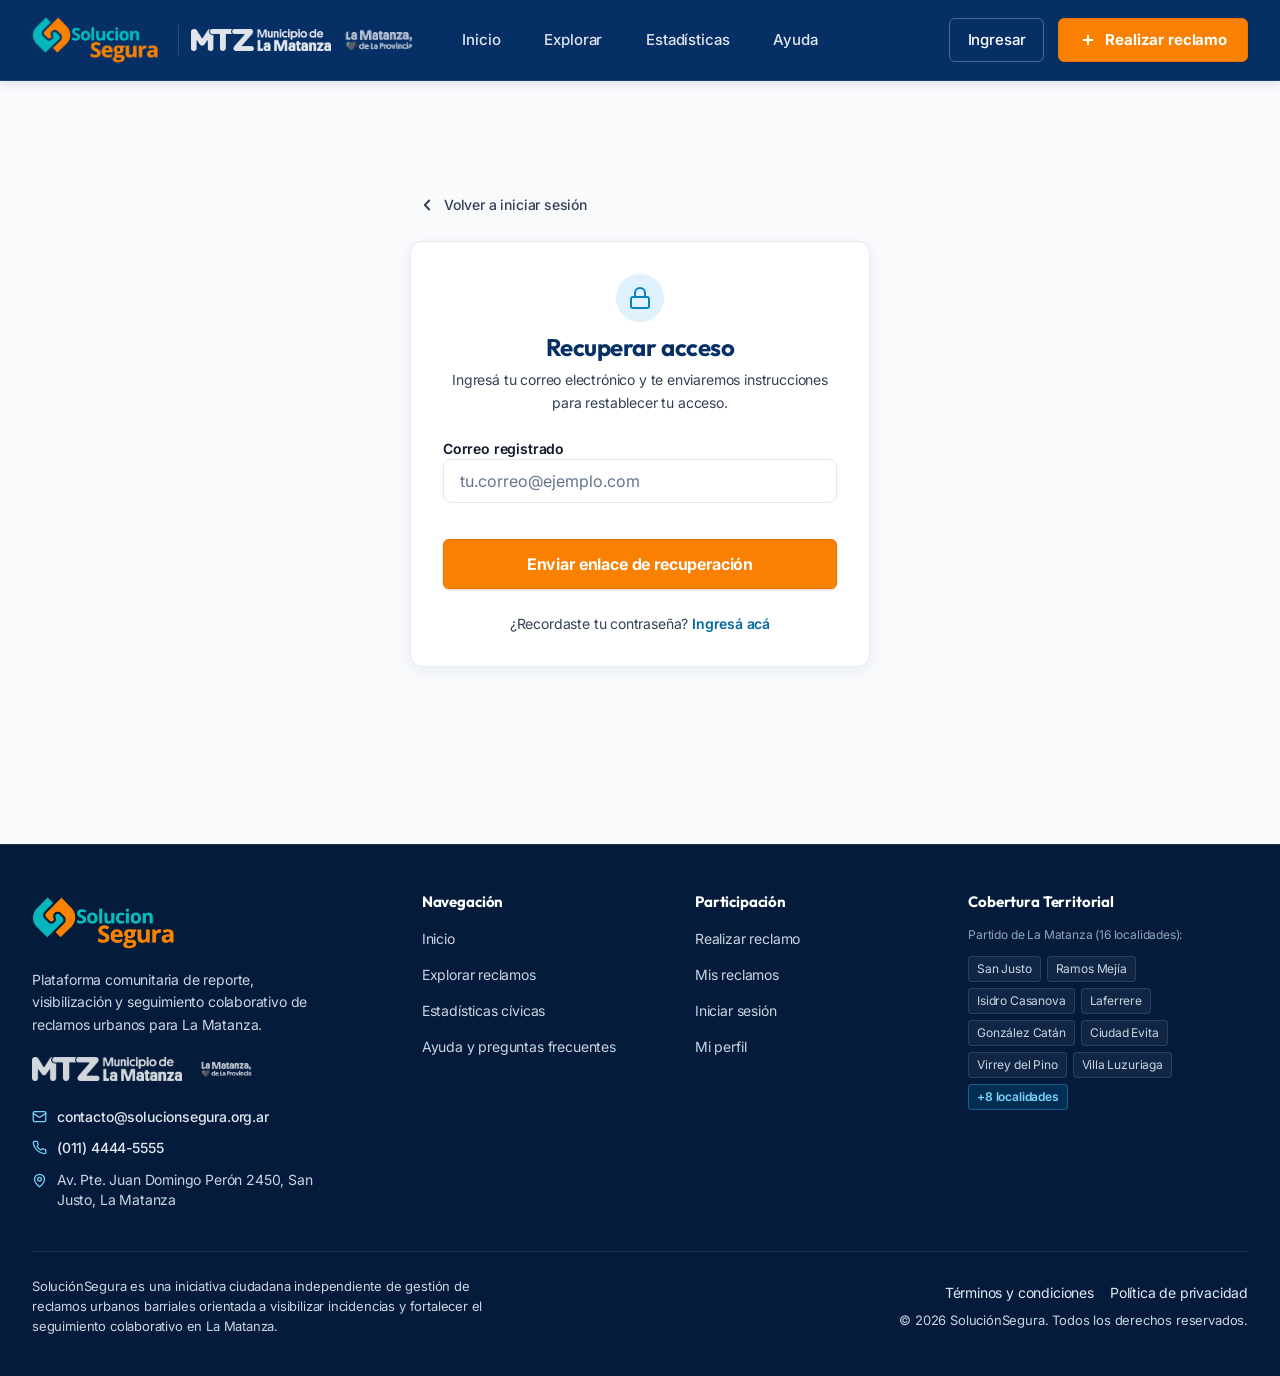
<file: pages/recuperar-contrasena.html>
<!DOCTYPE html>
<html lang="es">
<head>
  <meta charset="UTF-8">
  <meta name="viewport" content="width=device-width, initial-scale=1.0">
  <meta name="description" content="Recuperar acceso a SoluciónSegura — Restablecé tu contraseña de forma sencilla y segura.">
  <title>Recuperar Contraseña — SoluciónSegura</title>
  <link rel="icon" type="image/png" href="../assets/img/favicon.png">
  <link rel="preconnect" href="https://fonts.googleapis.com">
  <link rel="preconnect" href="https://fonts.gstatic.com" crossorigin>
  <link rel="stylesheet" href="https://fonts.googleapis.com/css2?family=Inter:wght@400;500;600;700&family=Outfit:wght@500;600;700;800&display=swap">
  <link rel="stylesheet" href="../assets/css/main.css">
</head>
<body class="app-shell">

  <header class="site-header" role="banner"></header>

  <main class="main-content" id="main-content" role="main">
    <div class="auth-wrapper">
      <div class="auth-card-container">

        <!-- Barra superior de retorno -->
        <div class="auth-back-nav">
          <a href="iniciar-sesion.html" class="auth-back-link" aria-label="Volver a iniciar sesión">
            <svg width="18" height="18" viewBox="0 0 24 24" fill="none" stroke="currentColor" stroke-width="2.5" stroke-linecap="round" stroke-linejoin="round" aria-hidden="true">
              <path d="m15 18-6-6 6-6"/>
            </svg>
            <span>Volver a iniciar sesión</span>
          </a>
        </div>

        <div class="auth-card">
          <div class="auth-header">
            <div class="auth-badge-icon" aria-hidden="true">
              <svg width="24" height="24" viewBox="0 0 24 24" fill="none" stroke="currentColor" stroke-width="2" stroke-linecap="round" stroke-linejoin="round">
                <rect width="18" height="11" x="3" y="11" rx="2" ry="2"/>
                <path d="M7 11V7a5 5 0 0 1 10 0v4"/>
              </svg>
            </div>
            <h1 class="auth-title">Recuperar acceso</h1>
            <p class="auth-subtitle">
              Ingresá tu correo electrónico y te enviaremos instrucciones para restablecer tu acceso.
            </p>
          </div>

          <form id="recover-form" novalidate>
            <div class="auth-form-group">
              <label class="form-label" for="recover-email">Correo registrado</label>
              <input
                type="email"
                id="recover-email"
                class="form-input"
                placeholder="tu.correo@ejemplo.com"
                required
                autocomplete="email"
                inputmode="email"
                aria-required="true"
                aria-describedby="recover-email-error"
              >
              <div id="recover-email-error" class="auth-field-error" role="alert">
                <svg width="14" height="14" viewBox="0 0 24 24" fill="none" stroke="currentColor" stroke-width="2.5" stroke-linecap="round" stroke-linejoin="round" aria-hidden="true">
                  <circle cx="12" cy="12" r="10"></circle>
                  <line x1="12" y1="8" x2="12" y2="12"></line>
                  <line x1="12" y1="16" x2="12.01" y2="16"></line>
                </svg>
                <span class="error-text"></span>
              </div>
            </div>

            <button type="submit" class="btn btn--primary btn--lg btn--full btn-submit-auth" id="btn-submit-recover">
              <span class="btn-spinner" aria-hidden="true"></span>
              <span class="btn-text">Enviar enlace de recuperación</span>
            </button>
          </form>

          <p class="auth-switch-prompt">
            ¿Recordaste tu contraseña? <a href="iniciar-sesion.html">Ingresá acá</a>
          </p>

        </div>

      </div>
    </div>
  </main>

  <script type="module">
    import { setupNavigation, showToast } from '../assets/js/main.js';
    setupNavigation({ activePage: 'perfil', basePath: '../' });

    const form = document.getElementById('recover-form');
    const emailInput = document.getElementById('recover-email');
    const emailError = document.getElementById('recover-email-error');
    const submitBtn = document.getElementById('btn-submit-recover');
    const btnText = submitBtn.querySelector('.btn-text');

    function validateEmail(email) {
      return /^[^\s@]+@[^\s@]+\.[^\s@]+$/.test(String(email).toLowerCase());
    }

    emailInput.addEventListener('input', () => {
      emailInput.classList.remove('is-invalid');
      emailError.classList.remove('is-visible');
    });

    form.addEventListener('submit', (e) => {
      e.preventDefault();
      const val = emailInput.value.trim();

      if (!val) {
        emailInput.classList.add('is-invalid');
        emailError.querySelector('.error-text').textContent = 'Por favor, ingresá tu correo.';
        emailError.classList.add('is-visible');
        emailInput.focus();
        return;
      }

      if (!validateEmail(val)) {
        emailInput.classList.add('is-invalid');
        emailError.querySelector('.error-text').textContent = 'Ingresá un correo electrónico válido.';
        emailError.classList.add('is-visible');
        emailInput.focus();
        return;
      }

      submitBtn.classList.add('is-loading');
      btnText.textContent = 'Enviando enlace...';
      submitBtn.disabled = true;

      setTimeout(() => {
        showToast({
          message: 'Enlace simulado enviado a tu casilla de correo.',
          type: 'success',
          duration: 3000
        });

        setTimeout(() => {
          window.location.href = 'iniciar-sesion.html';
        }, 1500);
      }, 600);
    });
  </script>
</body>
</html>
</file>
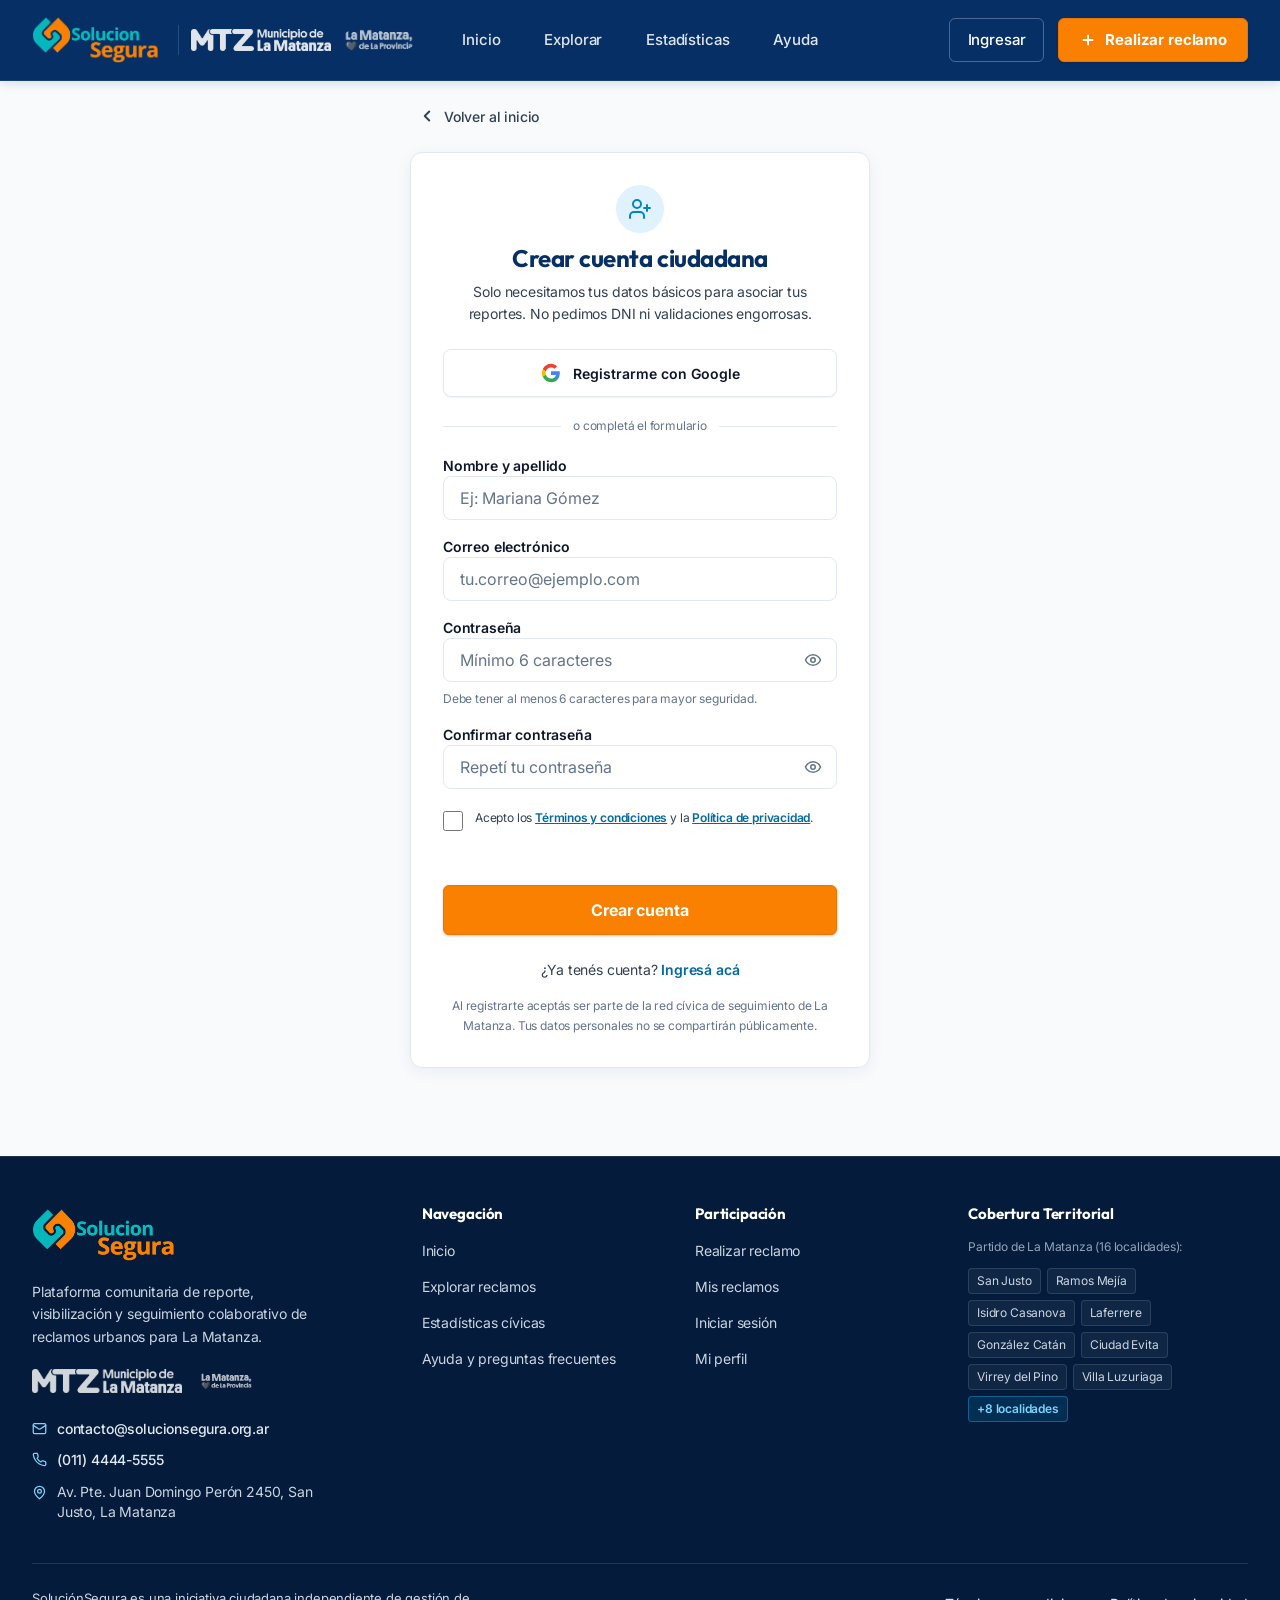
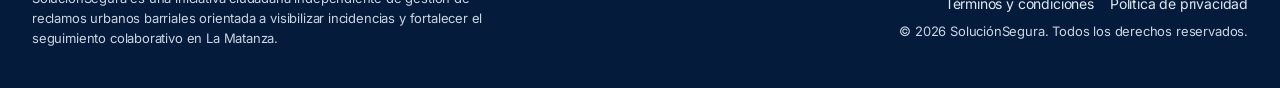
<file: pages/registro.html>
<!DOCTYPE html>
<html lang="es">
<head>
  <meta charset="UTF-8">
  <meta name="viewport" content="width=device-width, initial-scale=1.0">
  <meta name="description" content="Crear cuenta en SoluciónSegura — Registro ciudadano rápido y sin burocracia para reportar y seguir problemas urbanos en La Matanza.">
  <title>Registrarse — SoluciónSegura</title>
  <link rel="icon" type="image/png" href="../assets/img/favicon.png">
  <link rel="preconnect" href="https://fonts.googleapis.com">
  <link rel="preconnect" href="https://fonts.gstatic.com" crossorigin>
  <link rel="stylesheet" href="https://fonts.googleapis.com/css2?family=Inter:wght@400;500;600;700&family=Outfit:wght@500;600;700;800&display=swap">
  <link rel="stylesheet" href="../assets/css/main.css">
</head>
<body class="app-shell">

  <!-- Header Institucional Inyectado dinámicamente -->
  <header class="site-header" role="banner"></header>

  <main class="main-content" id="main-content" role="main">
    <div class="auth-wrapper">
      <div class="auth-card-container">

        <!-- Barra superior de navegación y cancelación -->
        <div class="auth-back-nav">
          <a href="../index.html" class="auth-back-link" id="btn-back-nav" aria-label="Volver a la página anterior">
            <svg width="18" height="18" viewBox="0 0 24 24" fill="none" stroke="currentColor" stroke-width="2.5" stroke-linecap="round" stroke-linejoin="round" aria-hidden="true">
              <path d="m15 18-6-6 6-6"/>
            </svg>
            <span id="btn-back-text">Volver al inicio</span>
          </a>
        </div>

        <div class="auth-card">

          <!-- Banner dinámico de continuidad cuando proviene de 'Realizar reclamo' o categoría -->
          <div id="auth-context-banner" class="auth-context-banner" style="display: none;" role="region" aria-label="Continuidad de reclamo">
            <div class="auth-context-banner__icon" aria-hidden="true">
              <svg width="20" height="20" viewBox="0 0 24 24" fill="none" stroke="currentColor" stroke-width="2" stroke-linecap="round" stroke-linejoin="round">
                <circle cx="12" cy="12" r="10"/>
                <line x1="12" y1="8" x2="12" y2="12"/>
                <line x1="12" y1="16" x2="12.01" y2="16"/>
              </svg>
            </div>
            <div class="auth-context-banner__text">
              <span id="auth-context-message">Creá tu cuenta ciudadana para publicar tu reclamo barrial.</span>
            </div>
          </div>

          <!-- Encabezado de la tarjeta -->
          <div class="auth-header">
            <div class="auth-badge-icon" aria-hidden="true">
              <svg width="24" height="24" viewBox="0 0 24 24" fill="none" stroke="currentColor" stroke-width="2" stroke-linecap="round" stroke-linejoin="round">
                <path d="M16 21v-2a4 4 0 0 0-4-4H6a4 4 0 0 0-4 4v2"/>
                <circle cx="9" cy="7" r="4"/>
                <line x1="19" y1="8" x2="19" y2="14"/>
                <line x1="22" y1="11" x2="16" y2="11"/>
              </svg>
            </div>
            <h1 class="auth-title">Crear cuenta ciudadana</h1>
            <p class="auth-subtitle">
              Solo necesitamos tus datos básicos para asociar tus reportes. No pedimos DNI ni validaciones engorrosas.
            </p>
          </div>

          <!-- Alternativa Google -->
          <button type="button" class="btn-google" id="btn-register-google" aria-label="Registrarme con Google">
            <svg width="20" height="20" viewBox="0 0 24 24" fill="none" aria-hidden="true">
              <path d="M22.56 12.25c0-.78-.07-1.53-.2-2.25H12v4.26h5.92c-.26 1.37-1.04 2.53-2.21 3.31v2.77h3.57c2.08-1.92 3.28-4.74 3.28-8.09z" fill="#4285F4"/>
              <path d="M12 23c2.97 0 5.46-.98 7.28-2.66l-3.57-2.77c-.98.66-2.23 1.06-3.71 1.06-2.86 0-5.29-1.93-6.16-4.53H2.18v2.84C3.99 20.53 7.7 23 12 23z" fill="#34A853"/>
              <path d="M5.84 14.09c-.22-.66-.35-1.36-.35-2.09s.13-1.43.35-2.09V7.06H2.18C1.43 8.55 1 10.22 1 12s.43 3.45 1.18 4.94l2.85-2.22.81-.63z" fill="#FBBC05"/>
              <path d="M12 5.38c1.62 0 3.06.56 4.21 1.64l3.15-3.15C17.45 2.09 14.97 1 12 1 7.7 1 3.99 3.47 2.18 7.06l3.66 2.84c.87-2.6 3.3-4.52 6.16-4.52z" fill="#EA4335"/>
            </svg>
            <span>Registrarme con Google</span>
          </button>

          <!-- Divisor -->
          <div class="auth-divider" role="separator" aria-label="o completar formulario de registro">
            <span>o completá el formulario</span>
          </div>

          <!-- Formulario de Registro -->
          <form id="register-form" novalidate>
            
            <!-- Campo: Nombre y Apellido -->
            <div class="auth-form-group">
              <label class="form-label" for="register-name">Nombre y apellido</label>
              <input
                type="text"
                id="register-name"
                name="name"
                class="form-input"
                placeholder="Ej: Mariana Gómez"
                autocomplete="name"
                aria-required="true"
                aria-describedby="register-name-error"
                required
              >
              <div id="register-name-error" class="auth-field-error" role="alert">
                <svg width="14" height="14" viewBox="0 0 24 24" fill="none" stroke="currentColor" stroke-width="2.5" stroke-linecap="round" stroke-linejoin="round" aria-hidden="true">
                  <circle cx="12" cy="12" r="10"></circle>
                  <line x1="12" y1="8" x2="12" y2="12"></line>
                  <line x1="12" y1="16" x2="12.01" y2="16"></line>
                </svg>
                <span class="error-text"></span>
              </div>
            </div>

            <!-- Campo: Correo Electrónico -->
            <div class="auth-form-group">
              <label class="form-label" for="register-email">Correo electrónico</label>
              <input
                type="email"
                id="register-email"
                name="email"
                class="form-input"
                placeholder="tu.correo@ejemplo.com"
                autocomplete="email"
                inputmode="email"
                aria-required="true"
                aria-describedby="register-email-error"
                required
              >
              <div id="register-email-error" class="auth-field-error" role="alert">
                <svg width="14" height="14" viewBox="0 0 24 24" fill="none" stroke="currentColor" stroke-width="2.5" stroke-linecap="round" stroke-linejoin="round" aria-hidden="true">
                  <circle cx="12" cy="12" r="10"></circle>
                  <line x1="12" y1="8" x2="12" y2="12"></line>
                  <line x1="12" y1="16" x2="12.01" y2="16"></line>
                </svg>
                <span class="error-text"></span>
              </div>
            </div>

            <!-- Campo: Contraseña con Toggle Ojo -->
            <div class="auth-form-group">
              <label class="form-label" for="register-password">Contraseña</label>
              <div class="password-input-group">
                <input
                  type="password"
                  id="register-password"
                  name="password"
                  class="form-input"
                  placeholder="Mínimo 6 caracteres"
                  autocomplete="new-password"
                  aria-required="true"
                  aria-describedby="register-password-hint register-password-error"
                  required
                >
                <button
                  type="button"
                  class="password-toggle-btn"
                  id="btn-toggle-register-password"
                  aria-label="Mostrar contraseña"
                  aria-controls="register-password"
                  aria-pressed="false"
                  title="Mostrar contraseña"
                >
                  <!-- Icono Ojo (Mostrar) -->
                  <svg class="icon-eye-show" width="18" height="18" viewBox="0 0 24 24" fill="none" stroke="currentColor" stroke-width="2" stroke-linecap="round" stroke-linejoin="round" aria-hidden="true">
                    <path d="M2 12s3-7 10-7 10 7 10 7-3 7-10 7-10-7-10-7Z"/>
                    <circle cx="12" cy="12" r="3"/>
                  </svg>
                  <!-- Icono Ojo Tachado (Ocultar) -->
                  <svg class="icon-eye-hide" width="18" height="18" viewBox="0 0 24 24" fill="none" stroke="currentColor" stroke-width="2" stroke-linecap="round" stroke-linejoin="round" aria-hidden="true" style="display: none;">
                    <path d="M9.88 9.88a3 3 0 1 0 4.24 4.24"/>
                    <path d="M10.73 5.08A10.43 10.43 0 0 1 12 5c7 0 10 7 10 7a13.16 13.16 0 0 1-1.67 2.68"/>
                    <path d="M6.61 6.61A13.526 13.526 0 0 0 2 12s3 7 10 7a9.74 9.74 0 0 0 5.39-1.61"/>
                    <line x1="2" y1="2" x2="22" y2="22"/>
                  </svg>
                </button>
              </div>
              <div id="register-password-hint" class="auth-field-hint">
                Debe tener al menos 6 caracteres para mayor seguridad.
              </div>
              <div id="register-password-error" class="auth-field-error" role="alert">
                <svg width="14" height="14" viewBox="0 0 24 24" fill="none" stroke="currentColor" stroke-width="2.5" stroke-linecap="round" stroke-linejoin="round" aria-hidden="true">
                  <circle cx="12" cy="12" r="10"></circle>
                  <line x1="12" y1="8" x2="12" y2="12"></line>
                  <line x1="12" y1="16" x2="12.01" y2="16"></line>
                </svg>
                <span class="error-text"></span>
              </div>
            </div>

            <!-- Campo: Confirmar Contraseña -->
            <div class="auth-form-group">
              <label class="form-label" for="register-confirm-password">Confirmar contraseña</label>
              <div class="password-input-group">
                <input
                  type="password"
                  id="register-confirm-password"
                  name="confirmPassword"
                  class="form-input"
                  placeholder="Repetí tu contraseña"
                  autocomplete="new-password"
                  aria-required="true"
                  aria-describedby="register-confirm-password-error"
                  required
                >
                <button
                  type="button"
                  class="password-toggle-btn"
                  id="btn-toggle-register-confirm-password"
                  aria-label="Mostrar confirmación de contraseña"
                  aria-controls="register-confirm-password"
                  aria-pressed="false"
                  title="Mostrar contraseña"
                >
                  <svg class="icon-eye-show" width="18" height="18" viewBox="0 0 24 24" fill="none" stroke="currentColor" stroke-width="2" stroke-linecap="round" stroke-linejoin="round" aria-hidden="true">
                    <path d="M2 12s3-7 10-7 10 7 10 7-3 7-10 7-10-7-10-7Z"/>
                    <circle cx="12" cy="12" r="3"/>
                  </svg>
                  <svg class="icon-eye-hide" width="18" height="18" viewBox="0 0 24 24" fill="none" stroke="currentColor" stroke-width="2" stroke-linecap="round" stroke-linejoin="round" aria-hidden="true" style="display: none;">
                    <path d="M9.88 9.88a3 3 0 1 0 4.24 4.24"/>
                    <path d="M10.73 5.08A10.43 10.43 0 0 1 12 5c7 0 10 7 10 7a13.16 13.16 0 0 1-1.67 2.68"/>
                    <path d="M6.61 6.61A13.526 13.526 0 0 0 2 12s3 7 10 7a9.74 9.74 0 0 0 5.39-1.61"/>
                    <line x1="2" y1="2" x2="22" y2="22"/>
                  </svg>
                </button>
              </div>
              <div id="register-confirm-password-error" class="auth-field-error" role="alert">
                <svg width="14" height="14" viewBox="0 0 24 24" fill="none" stroke="currentColor" stroke-width="2.5" stroke-linecap="round" stroke-linejoin="round" aria-hidden="true">
                  <circle cx="12" cy="12" r="10"></circle>
                  <line x1="12" y1="8" x2="12" y2="12"></line>
                  <line x1="12" y1="16" x2="12.01" y2="16"></line>
                </svg>
                <span class="error-text"></span>
              </div>
            </div>

            <!-- Aceptación de Términos y Condiciones y Política de Privacidad -->
            <div class="auth-form-group">
              <label class="auth-checkbox-row" for="register-terms">
                <input
                  type="checkbox"
                  id="register-terms"
                  name="terms"
                  class="auth-checkbox-input"
                  aria-required="true"
                  aria-describedby="register-terms-error"
                  required
                >
                <span class="auth-checkbox-text">
                  Acepto los <a href="terminos-condiciones.html" target="_blank" rel="noopener noreferrer">Términos y condiciones</a> y la <a href="politica-privacidad.html" target="_blank" rel="noopener noreferrer">Política de privacidad</a>.
                </span>
              </label>
              <div id="register-terms-error" class="auth-field-error" role="alert">
                <svg width="14" height="14" viewBox="0 0 24 24" fill="none" stroke="currentColor" stroke-width="2.5" stroke-linecap="round" stroke-linejoin="round" aria-hidden="true">
                  <circle cx="12" cy="12" r="10"></circle>
                  <line x1="12" y1="8" x2="12" y2="12"></line>
                  <line x1="12" y1="16" x2="12.01" y2="16"></line>
                </svg>
                <span class="error-text"></span>
              </div>
            </div>

            <!-- Botón Submit -->
            <button type="submit" class="btn btn--primary btn--lg btn--full btn-submit-auth" id="btn-submit-register">
              <span class="btn-spinner" aria-hidden="true"></span>
              <span class="btn-text">Crear cuenta</span>
            </button>

          </form>

          <!-- Alternar a Iniciar Sesión -->
          <p class="auth-switch-prompt">
            ¿Ya tenés cuenta? <a href="iniciar-sesion.html" id="link-to-login">Ingresá acá</a>
          </p>

          <!-- Nota institucional de confianza -->
          <p class="auth-privacy-notice">
            Al registrarte aceptás ser parte de la red cívica de seguimiento de La Matanza. Tus datos personales no se compartirán públicamente.
          </p>

        </div>

      </div>
    </div>
  </main>

  <!-- Navegación móvil y Footer inyectados dinámicamente -->

  <script type="module">
    import { setupNavigation, auth, showToast } from '../assets/js/main.js';
    setupNavigation({ activePage: 'perfil', basePath: '../' });

    // 1. Si ya está autenticado, redirigir al destino o inicio
    if (auth.isLoggedIn()) {
      auth.handleRedirect('../index.html');
    }

    // 2. Detección de contexto previo (Continuidad del recorrido)
    const pendingCat = auth.getPendingCategory();
    const targetUrl = auth.getRedirectUrl();
    const contextBanner = document.getElementById('auth-context-banner');
    const contextMessage = document.getElementById('auth-context-message');
    const linkToLogin = document.getElementById('link-to-login');
    const backBtn = document.getElementById('btn-back-nav');

    const catLabels = {
      'pavimento': 'Calles y pavimento',
      'residuos': 'Basura y residuos',
      'alumbrado': 'Alumbrado público'
    };

    if (pendingCat && catLabels[pendingCat]) {
      contextMessage.innerHTML = `Creá tu cuenta para completar tu reporte de <strong>${catLabels[pendingCat]}</strong>.`;
      contextBanner.style.display = 'flex';
    } else if (targetUrl && targetUrl.includes('nuevo-reclamo.html')) {
      contextMessage.innerHTML = `Creá tu cuenta ciudadana para publicar tu <strong>nuevo reclamo</strong>.`;
      contextBanner.style.display = 'flex';
    }

    // Preservar target al navegar entre Registro e Iniciar Sesión
    if (targetUrl) {
      linkToLogin.href = `iniciar-sesion.html?redirect=${encodeURIComponent(targetUrl)}`;
    }

    // Botón de Volver accesible e inteligente
    backBtn.addEventListener('click', (e) => {
      e.preventDefault();
      if (document.referrer && document.referrer.includes(window.location.host) && !document.referrer.includes('registro') && !document.referrer.includes('iniciar-sesion')) {
        window.history.back();
      } else {
        window.location.href = '../index.html';
      }
    });

    // 3. Toggle mostrar/ocultar contraseña y confirmación
    function bindPasswordToggle(btnId, inputEl, labelShow, labelHide) {
      const btn = document.getElementById(btnId);
      if (!btn || !inputEl) return;
      const eyeShow = btn.querySelector('.icon-eye-show');
      const eyeHide = btn.querySelector('.icon-eye-hide');

      btn.addEventListener('click', () => {
        const isPassword = inputEl.type === 'password';
        inputEl.type = isPassword ? 'text' : 'password';
        btn.setAttribute('aria-pressed', isPassword ? 'true' : 'false');
        btn.setAttribute('aria-label', isPassword ? labelHide : labelShow);
        btn.setAttribute('title', isPassword ? labelHide : labelShow);
        eyeShow.style.display = isPassword ? 'none' : 'block';
        eyeHide.style.display = isPassword ? 'block' : 'none';
        inputEl.focus();
      });
    }

    const passwordInput = document.getElementById('register-password');
    const confirmPasswordInput = document.getElementById('register-confirm-password');
    bindPasswordToggle('btn-toggle-register-password', passwordInput, 'Mostrar contraseña', 'Ocultar contraseña');
    bindPasswordToggle('btn-toggle-register-confirm-password', confirmPasswordInput, 'Mostrar confirmación de contraseña', 'Ocultar confirmación de contraseña');

    // 4. Validación con feedback contextual
    const nameInput = document.getElementById('register-name');
    const emailInput = document.getElementById('register-email');
    const termsCheckbox = document.getElementById('register-terms');
    const nameError = document.getElementById('register-name-error');
    const emailError = document.getElementById('register-email-error');
    const passwordError = document.getElementById('register-password-error');
    const confirmPasswordError = document.getElementById('register-confirm-password-error');
    const termsError = document.getElementById('register-terms-error');
    const form = document.getElementById('register-form');
    const submitBtn = document.getElementById('btn-submit-register');
    const btnText = submitBtn.querySelector('.btn-text');

    function showError(input, errorContainer, message) {
      input.classList.add('is-invalid');
      input.classList.remove('is-valid');
      input.setAttribute('aria-invalid', 'true');
      errorContainer.querySelector('.error-text').textContent = message;
      errorContainer.classList.add('is-visible');
    }

    function clearError(input, errorContainer) {
      input.classList.remove('is-invalid');
      input.removeAttribute('aria-invalid');
      errorContainer.classList.remove('is-visible');
      errorContainer.querySelector('.error-text').textContent = '';
    }

    function validateEmail(email) {
      const re = /^[^\s@]+@[^\s@]+\.[^\s@]+$/;
      return re.test(String(email).toLowerCase());
    }

    // Limpiar errores en tiempo real
    nameInput.addEventListener('input', () => {
      if (nameInput.classList.contains('is-invalid')) {
        clearError(nameInput, nameError);
      }
    });

    emailInput.addEventListener('input', () => {
      if (emailInput.classList.contains('is-invalid')) {
        clearError(emailInput, emailError);
      }
    });

    passwordInput.addEventListener('input', () => {
      if (passwordInput.classList.contains('is-invalid')) {
        clearError(passwordInput, passwordError);
      }
      if (confirmPasswordInput.classList.contains('is-invalid') && confirmPasswordInput.value === passwordInput.value) {
        clearError(confirmPasswordInput, confirmPasswordError);
      }
    });

    confirmPasswordInput.addEventListener('input', () => {
      if (confirmPasswordInput.classList.contains('is-invalid')) {
        clearError(confirmPasswordInput, confirmPasswordError);
      }
    });

    termsCheckbox.addEventListener('change', () => {
      if (termsCheckbox.checked) {
        clearError(termsCheckbox, termsError);
      }
    });

    // 5. Simulación de Registro con Google
    const btnGoogle = document.getElementById('btn-register-google');
    btnGoogle.addEventListener('click', async () => {
      btnGoogle.style.opacity = '0.7';
      btnGoogle.style.pointerEvents = 'none';

      showToast({
        message: 'Conectando con Google...',
        type: 'info',
        duration: 2000
      });

      await auth.loginWithGoogle(null, false);
      showToast({
        message: '¡Cuenta creada con éxito! Redirigiendo...',
        type: 'success',
        duration: 2500
      });

      setTimeout(() => {
        auth.handleRedirect('../index.html');
      }, 400);
    });

    // 6. Envío y Creación de Cuenta Simulada
    form.addEventListener('submit', async (e) => {
      e.preventDefault();

      let hasErrors = false;
      const nameVal = nameInput.value.trim();
      const emailVal = emailInput.value.trim();
      const passVal = passwordInput.value;
      const confirmPassVal = confirmPasswordInput.value;

      // Validación de Nombre
      if (!nameVal) {
        showError(nameInput, nameError, 'Por favor, ingresá tu nombre y apellido.');
        hasErrors = true;
      } else if (nameVal.length < 3) {
        showError(nameInput, nameError, 'El nombre debe tener al menos 3 caracteres.');
        hasErrors = true;
      } else {
        clearError(nameInput, nameError);
      }

      // Validación de Correo
      if (!emailVal) {
        showError(emailInput, emailError, 'Por favor, ingresá tu correo electrónico.');
        hasErrors = true;
      } else if (!validateEmail(emailVal)) {
        showError(emailInput, emailError, 'Ingresá un correo electrónico válido (ejemplo: vecino@correo.com).');
        hasErrors = true;
      } else {
        clearError(emailInput, emailError);
      }

      // Validación de Contraseña
      if (!passVal) {
        showError(passwordInput, passwordError, 'Por favor, ingresá una contraseña.');
        hasErrors = true;
      } else if (passVal.length < 6) {
        showError(passwordInput, passwordError, 'La contraseña debe contener al menos 6 caracteres.');
        hasErrors = true;
      } else {
        clearError(passwordInput, passwordError);
      }

      // Validación de Confirmación de Contraseña
      if (!confirmPassVal) {
        showError(confirmPasswordInput, confirmPasswordError, 'Por favor, confirmá tu contraseña.');
        hasErrors = true;
      } else if (confirmPassVal !== passVal) {
        showError(confirmPasswordInput, confirmPasswordError, 'Las contraseñas no coinciden.');
        hasErrors = true;
      } else {
        clearError(confirmPasswordInput, confirmPasswordError);
      }

      // Validación de Términos y Condiciones
      if (!termsCheckbox.checked) {
        showError(termsCheckbox, termsError, 'Debés aceptar los Términos y condiciones y la Política de privacidad.');
        hasErrors = true;
      } else {
        clearError(termsCheckbox, termsError);
      }

      if (hasErrors) {
        const firstInvalid = form.querySelector('.is-invalid');
        if (firstInvalid) firstInvalid.focus();
        return;
      }

      // Estado de carga y feedback visual inmediato
      submitBtn.classList.add('is-loading');
      btnText.textContent = 'Creando cuenta...';
      submitBtn.disabled = true;

      try {
        const res = await auth.register(nameVal, emailVal, passVal, null, false);
        if (!res.success) {
          submitBtn.classList.remove('is-loading');
          btnText.textContent = 'Crear cuenta ciudadana';
          submitBtn.disabled = false;

          if (res.field === 'email') {
            showError(emailInput, emailError, res.error);
            emailInput.focus();
          } else {
            showToast({
              message: res.error || 'Ocurrió un error al crear la cuenta.',
              type: 'error'
            });
          }
          return;
        }

        showToast({
          message: '¡Cuenta ciudadana creada con éxito! Redirigiendo...',
          type: 'success',
          duration: 2500
        });

        setTimeout(() => {
          auth.handleRedirect('../index.html');
        }, 400);
      } catch (err) {
        console.error('[Registro] Error:', err);
        submitBtn.classList.remove('is-loading');
        btnText.textContent = 'Crear cuenta ciudadana';
        submitBtn.disabled = false;
        showToast({
          message: 'Error al procesar el registro. Intentalo nuevamente.',
          type: 'error'
        });
      }
    });
  </script>
</body>
</html>
</file>
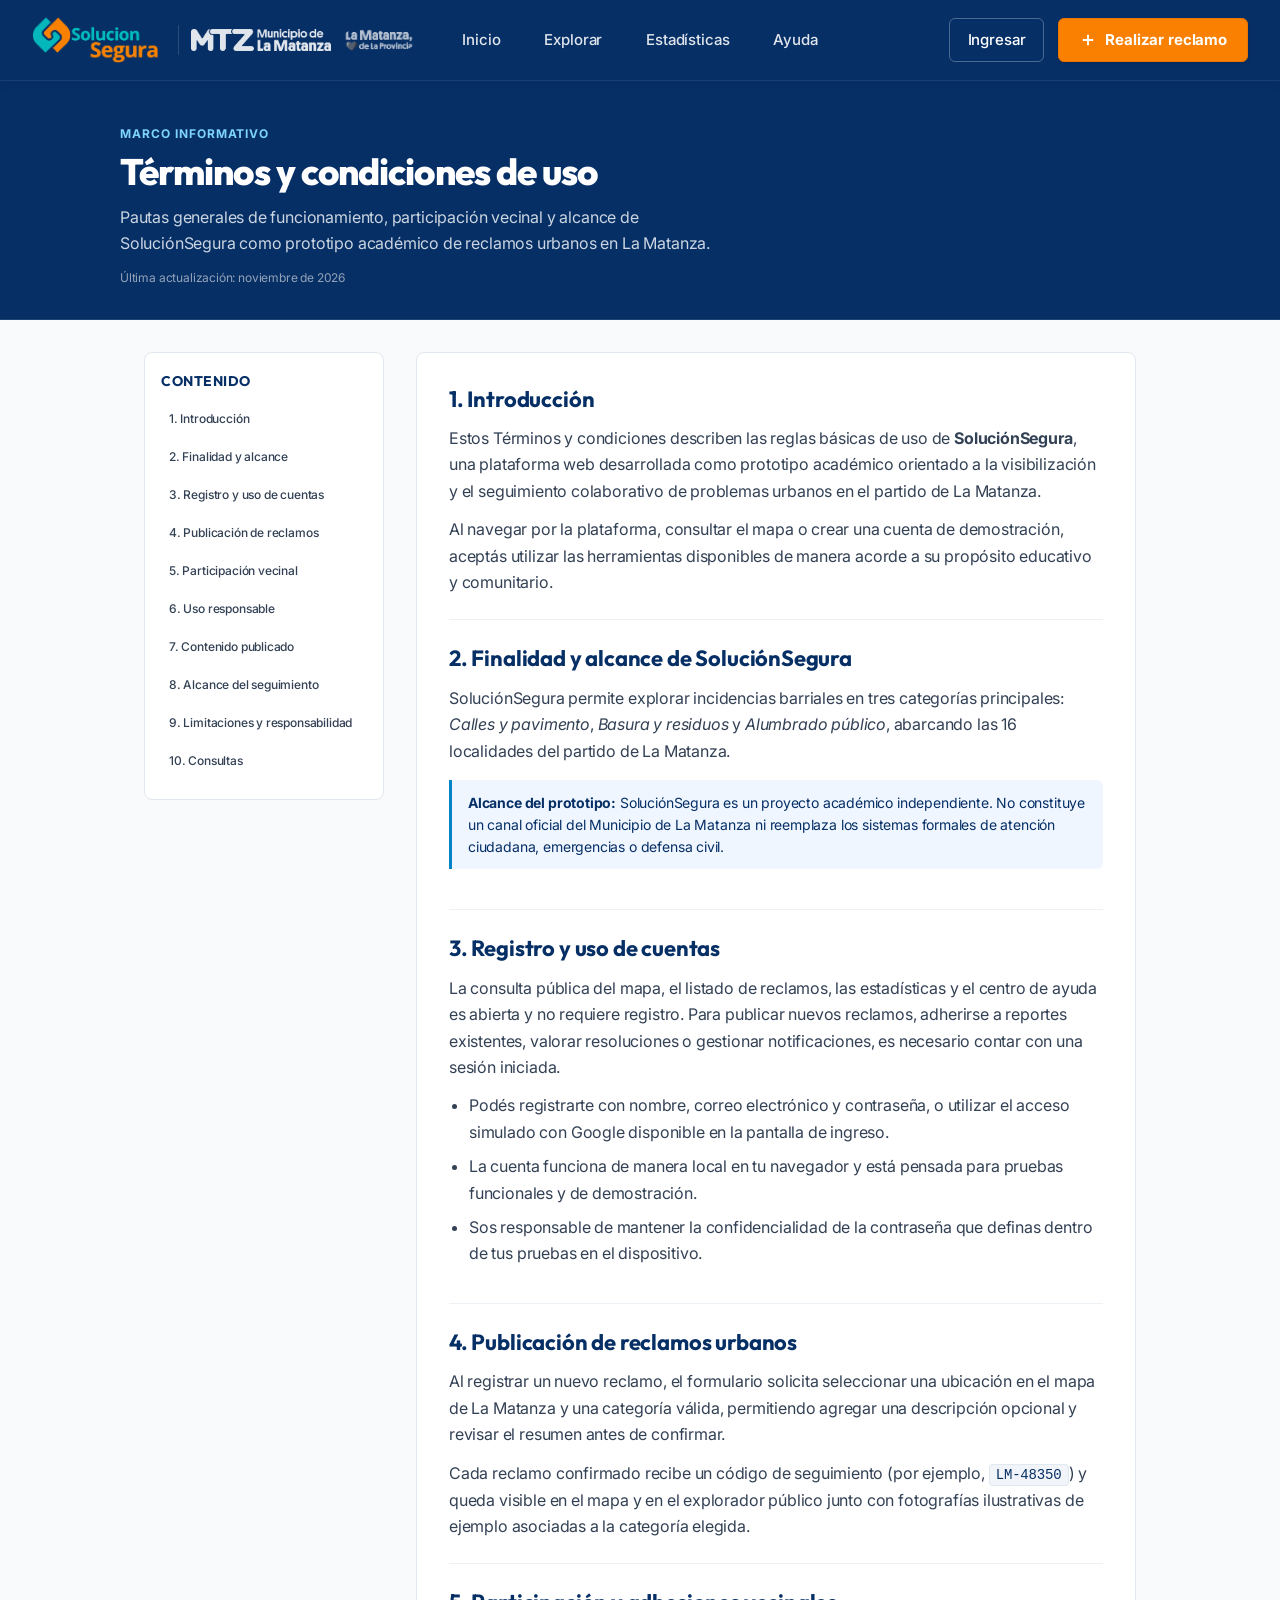
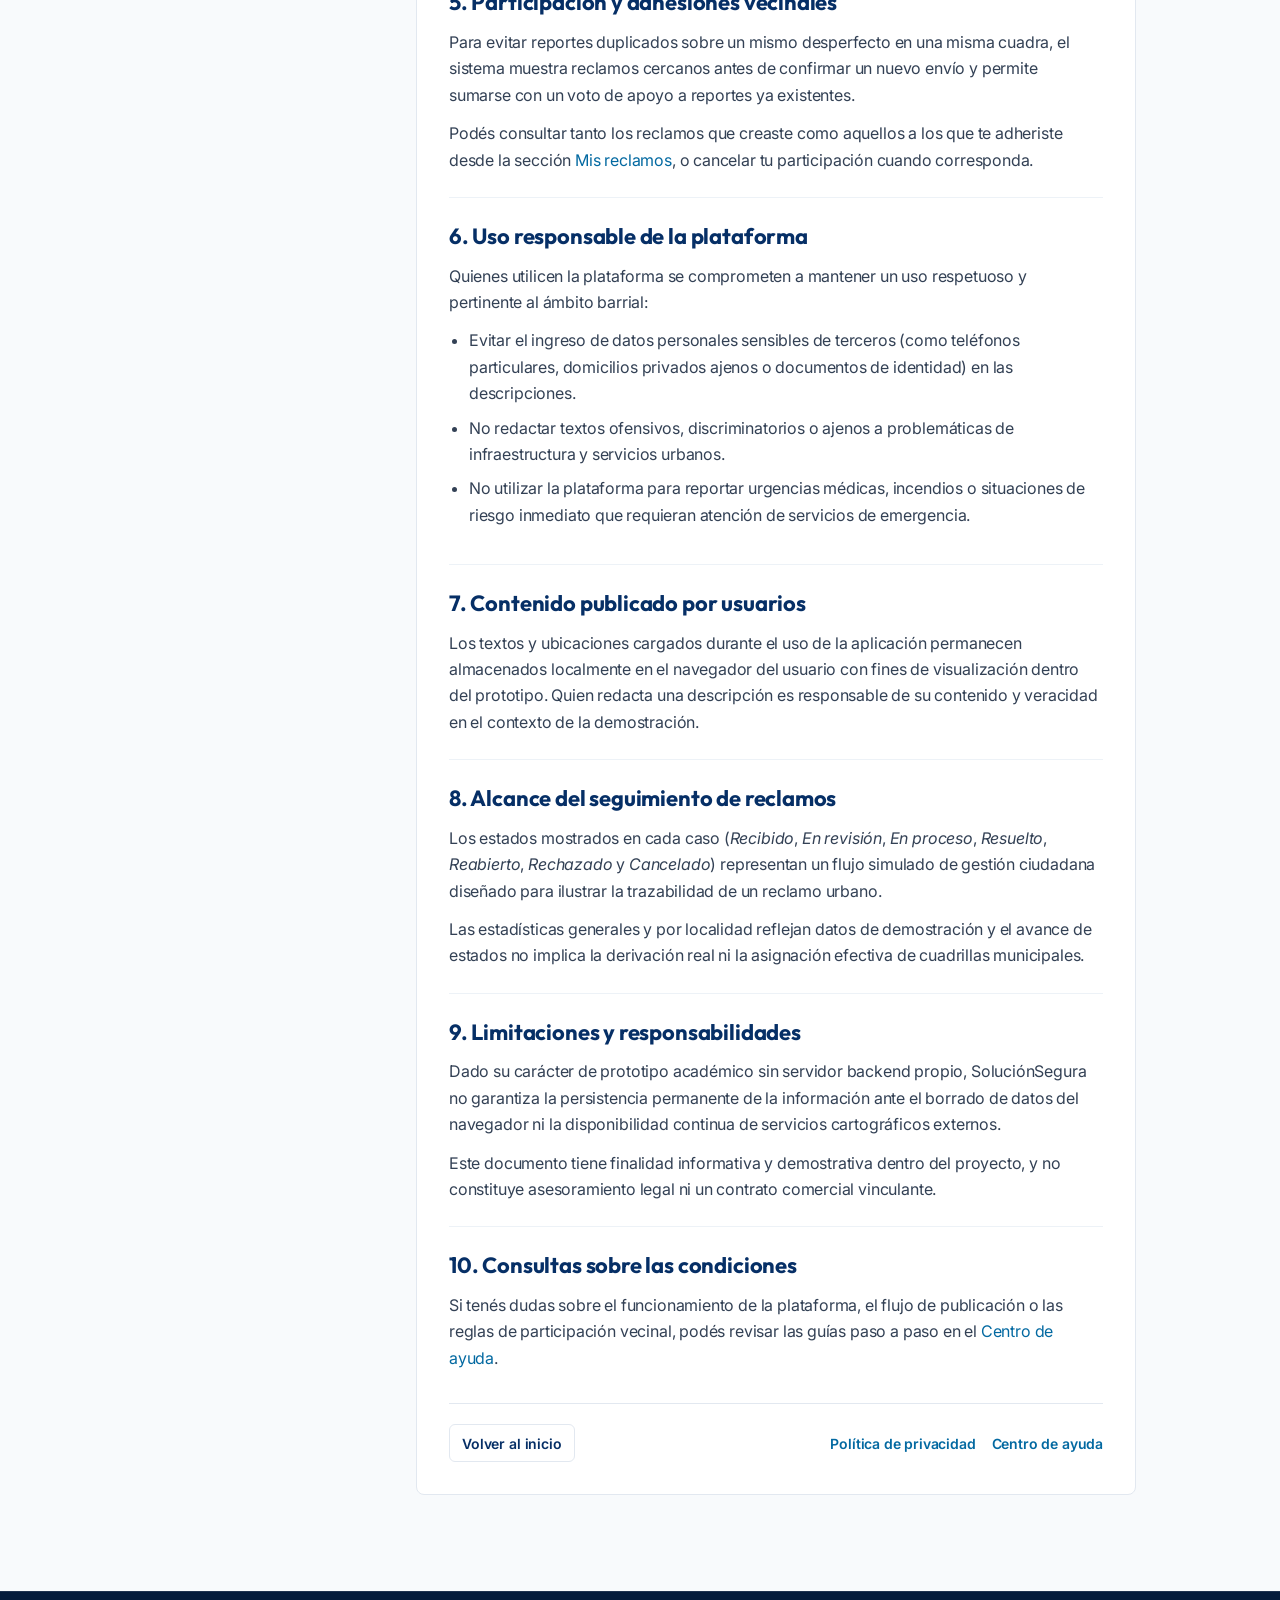
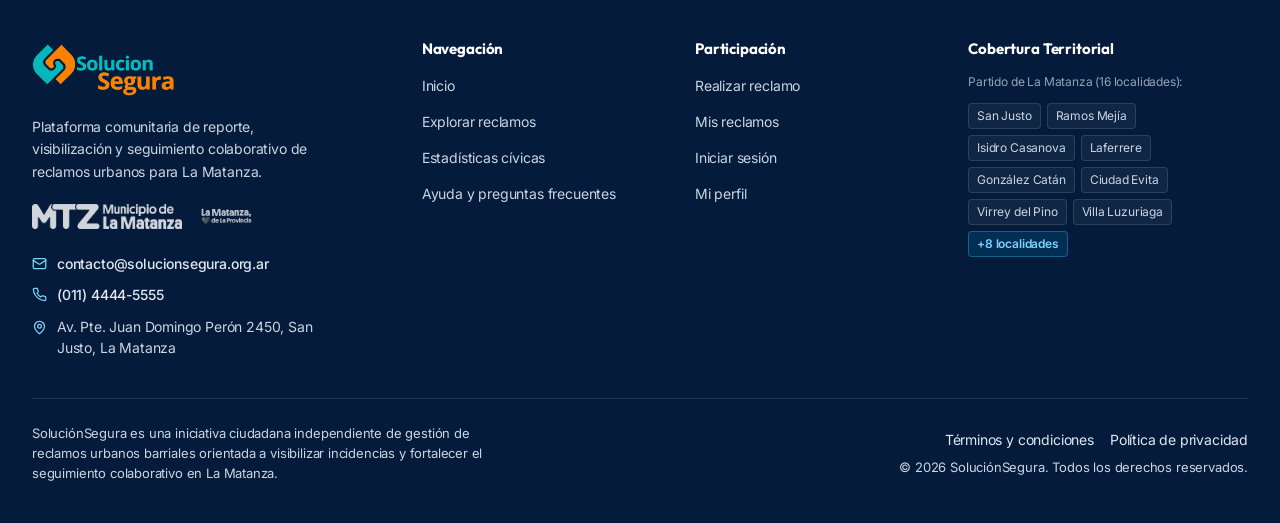
<file: pages/terminos-condiciones.html>
<!DOCTYPE html>
<html lang="es">
<head>
  <meta charset="UTF-8">
  <meta name="viewport" content="width=device-width, initial-scale=1.0">
  <meta name="description" content="Términos y condiciones de uso de SoluciónSegura, prototipo académico de reclamos urbanos colaborativos para el partido de La Matanza.">
  <title>Términos y Condiciones — SoluciónSegura</title>
  <link rel="icon" type="image/png" href="../assets/img/favicon.png">
  <link rel="preconnect" href="https://fonts.googleapis.com">
  <link rel="preconnect" href="https://fonts.gstatic.com" crossorigin>
  <link rel="stylesheet" href="https://fonts.googleapis.com/css2?family=Inter:wght@400;500;600;700&family=Outfit:wght@500;600;700;800&display=swap">
  <link rel="stylesheet" href="../assets/css/main.css">
</head>
<body class="app-shell">

  <header class="site-header" role="banner"></header>

  <main class="main-content" id="main-content" role="main">

    <section class="legal-hero" aria-labelledby="legal-page-title">
      <div class="legal-hero__inner">
        <span class="legal-hero__eyebrow">Marco informativo</span>
        <h1 class="legal-hero__title" id="legal-page-title">Términos y condiciones de uso</h1>
        <p class="legal-hero__desc">
          Pautas generales de funcionamiento, participación vecinal y alcance de SoluciónSegura como prototipo académico de reclamos urbanos en La Matanza.
        </p>
        <p class="legal-hero__meta">Última actualización: noviembre de 2026</p>
      </div>
    </section>

    <div class="legal-container">
      <div class="legal-layout">

        <nav class="legal-toc" aria-label="Índice de secciones">
          <h2 class="legal-toc__title">Contenido</h2>
          <ol class="legal-toc__list">
            <li><a href="#introduccion" class="legal-toc__link">1. Introducción</a></li>
            <li><a href="#finalidad-alcance" class="legal-toc__link">2. Finalidad y alcance</a></li>
            <li><a href="#registro-cuentas" class="legal-toc__link">3. Registro y uso de cuentas</a></li>
            <li><a href="#publicacion-reclamos" class="legal-toc__link">4. Publicación de reclamos</a></li>
            <li><a href="#participacion-adhesiones" class="legal-toc__link">5. Participación vecinal</a></li>
            <li><a href="#uso-responsable" class="legal-toc__link">6. Uso responsable</a></li>
            <li><a href="#contenido-usuarios" class="legal-toc__link">7. Contenido publicado</a></li>
            <li><a href="#alcance-seguimiento" class="legal-toc__link">8. Alcance del seguimiento</a></li>
            <li><a href="#limitaciones" class="legal-toc__link">9. Limitaciones y responsabilidad</a></li>
            <li><a href="#consultas" class="legal-toc__link">10. Consultas</a></li>
          </ol>
        </nav>

        <article class="legal-article">

          <section id="introduccion" class="legal-section" aria-labelledby="sec-1">
            <h2 id="sec-1" class="legal-section__title">1. Introducción</h2>
            <p>
              Estos Términos y condiciones describen las reglas básicas de uso de <strong>SoluciónSegura</strong>, una plataforma web desarrollada como prototipo académico orientado a la visibilización y el seguimiento colaborativo de problemas urbanos en el partido de La Matanza.
            </p>
            <p>
              Al navegar por la plataforma, consultar el mapa o crear una cuenta de demostración, aceptás utilizar las herramientas disponibles de manera acorde a su propósito educativo y comunitario.
            </p>
          </section>

          <section id="finalidad-alcance" class="legal-section" aria-labelledby="sec-2">
            <h2 id="sec-2" class="legal-section__title">2. Finalidad y alcance de SoluciónSegura</h2>
            <p>
              SoluciónSegura permite explorar incidencias barriales en tres categorías principales: <em>Calles y pavimento</em>, <em>Basura y residuos</em> y <em>Alumbrado público</em>, abarcando las 16 localidades del partido de La Matanza.
            </p>
            <div class="legal-note">
              <strong>Alcance del prototipo:</strong> SoluciónSegura es un proyecto académico independiente. No constituye un canal oficial del Municipio de La Matanza ni reemplaza los sistemas formales de atención ciudadana, emergencias o defensa civil.
            </div>
          </section>

          <section id="registro-cuentas" class="legal-section" aria-labelledby="sec-3">
            <h2 id="sec-3" class="legal-section__title">3. Registro y uso de cuentas</h2>
            <p>
              La consulta pública del mapa, el listado de reclamos, las estadísticas y el centro de ayuda es abierta y no requiere registro. Para publicar nuevos reclamos, adherirse a reportes existentes, valorar resoluciones o gestionar notificaciones, es necesario contar con una sesión iniciada.
            </p>
            <ul>
              <li>Podés registrarte con nombre, correo electrónico y contraseña, o utilizar el acceso simulado con Google disponible en la pantalla de ingreso.</li>
              <li>La cuenta funciona de manera local en tu navegador y está pensada para pruebas funcionales y de demostración.</li>
              <li>Sos responsable de mantener la confidencialidad de la contraseña que definas dentro de tus pruebas en el dispositivo.</li>
            </ul>
          </section>

          <section id="publicacion-reclamos" class="legal-section" aria-labelledby="sec-4">
            <h2 id="sec-4" class="legal-section__title">4. Publicación de reclamos urbanos</h2>
            <p>
              Al registrar un nuevo reclamo, el formulario solicita seleccionar una ubicación en el mapa de La Matanza y una categoría válida, permitiendo agregar una descripción opcional y revisar el resumen antes de confirmar.
            </p>
            <p>
              Cada reclamo confirmado recibe un código de seguimiento (por ejemplo, <code>LM-48350</code>) y queda visible en el mapa y en el explorador público junto con fotografías ilustrativas de ejemplo asociadas a la categoría elegida.
            </p>
          </section>

          <section id="participacion-adhesiones" class="legal-section" aria-labelledby="sec-5">
            <h2 id="sec-5" class="legal-section__title">5. Participación y adhesiones vecinales</h2>
            <p>
              Para evitar reportes duplicados sobre un mismo desperfecto en una misma cuadra, el sistema muestra reclamos cercanos antes de confirmar un nuevo envío y permite sumarse con un voto de apoyo a reportes ya existentes.
            </p>
            <p>
              Podés consultar tanto los reclamos que creaste como aquellos a los que te adheriste desde la sección <a href="mis-reclamos.html">Mis reclamos</a>, o cancelar tu participación cuando corresponda.
            </p>
          </section>

          <section id="uso-responsable" class="legal-section" aria-labelledby="sec-6">
            <h2 id="sec-6" class="legal-section__title">6. Uso responsable de la plataforma</h2>
            <p>
              Quienes utilicen la plataforma se comprometen a mantener un uso respetuoso y pertinente al ámbito barrial:
            </p>
            <ul>
              <li>Evitar el ingreso de datos personales sensibles de terceros (como teléfonos particulares, domicilios privados ajenos o documentos de identidad) en las descripciones.</li>
              <li>No redactar textos ofensivos, discriminatorios o ajenos a problemáticas de infraestructura y servicios urbanos.</li>
              <li>No utilizar la plataforma para reportar urgencias médicas, incendios o situaciones de riesgo inmediato que requieran atención de servicios de emergencia.</li>
            </ul>
          </section>

          <section id="contenido-usuarios" class="legal-section" aria-labelledby="sec-7">
            <h2 id="sec-7" class="legal-section__title">7. Contenido publicado por usuarios</h2>
            <p>
              Los textos y ubicaciones cargados durante el uso de la aplicación permanecen almacenados localmente en el navegador del usuario con fines de visualización dentro del prototipo. Quien redacta una descripción es responsable de su contenido y veracidad en el contexto de la demostración.
            </p>
          </section>

          <section id="alcance-seguimiento" class="legal-section" aria-labelledby="sec-8">
            <h2 id="sec-8" class="legal-section__title">8. Alcance del seguimiento de reclamos</h2>
            <p>
              Los estados mostrados en cada caso (<em>Recibido</em>, <em>En revisión</em>, <em>En proceso</em>, <em>Resuelto</em>, <em>Reabierto</em>, <em>Rechazado</em> y <em>Cancelado</em>) representan un flujo simulado de gestión ciudadana diseñado para ilustrar la trazabilidad de un reclamo urbano.
            </p>
            <p>
              Las estadísticas generales y por localidad reflejan datos de demostración y el avance de estados no implica la derivación real ni la asignación efectiva de cuadrillas municipales.
            </p>
          </section>

          <section id="limitaciones" class="legal-section" aria-labelledby="sec-9">
            <h2 id="sec-9" class="legal-section__title">9. Limitaciones y responsabilidades</h2>
            <p>
              Dado su carácter de prototipo académico sin servidor backend propio, SoluciónSegura no garantiza la persistencia permanente de la información ante el borrado de datos del navegador ni la disponibilidad continua de servicios cartográficos externos.
            </p>
            <p>
              Este documento tiene finalidad informativa y demostrativa dentro del proyecto, y no constituye asesoramiento legal ni un contrato comercial vinculante.
            </p>
          </section>

          <section id="consultas" class="legal-section" aria-labelledby="sec-10">
            <h2 id="sec-10" class="legal-section__title">10. Consultas sobre las condiciones</h2>
            <p>
              Si tenés dudas sobre el funcionamiento de la plataforma, el flujo de publicación o las reglas de participación vecinal, podés revisar las guías paso a paso en el <a href="ayuda.html">Centro de ayuda</a>.
            </p>
          </section>

          <div class="legal-footer-nav">
            <a href="../index.html" class="btn btn--outline btn--sm">Volver al inicio</a>
            <div class="legal-footer-nav__links">
              <a href="politica-privacidad.html">Política de privacidad</a>
              <a href="ayuda.html">Centro de ayuda</a>
            </div>
          </div>

        </article>

      </div>
    </div>

  </main>

  <nav class="mobile-bottom-nav" role="navigation" aria-label="Navegación inferior móvil"></nav>
  <footer class="site-footer" role="contentinfo"></footer>

  <script type="module">
    import { setupNavigation } from '../assets/js/main.js';
    setupNavigation({ activePage: '', basePath: '../' });
  </script>
</body>
</html>
</file>
<file: assets/css/main.css>
/* ==========================================================================
   SoluciónSegura — Hoja de Estilos Principal (Consolidador MPA)
   Agrupa tokens, base, layout, componentes reutilizables y responsive
   ========================================================================== */

/* Tipografía: Outfit (Títulos) + Inter (Interfaz y Texto) — cargada en paralelo desde <head> */

@import url("./variables.css");
@import url("./base.css");
@import url("./layout.css");
@import url("./responsive.css");

/* Componentes */
@import url("./components/buttons.css");
@import url("./components/cards.css");
@import url("./components/steps.css");
@import url("./components/map.css");
@import url("./components/stats.css");
@import url("./components/forms.css");
@import url("./components/badges.css");
@import url("./components/filters.css");
@import url("./components/navigation.css");
@import url("./components/modals.css");
@import url("./components/toast.css");

/* Páginas específicas */
@import url("./pages/auth.css");
@import url("./pages/claim-form.css");
@import url("./pages/explorar.css");
@import url("./pages/perfil.css");
@import url("./pages/notificaciones.css");
@import url("./pages/estadisticas.css");
@import url("./pages/ayuda.css");
@import url("./pages/legal.css");
</file>
